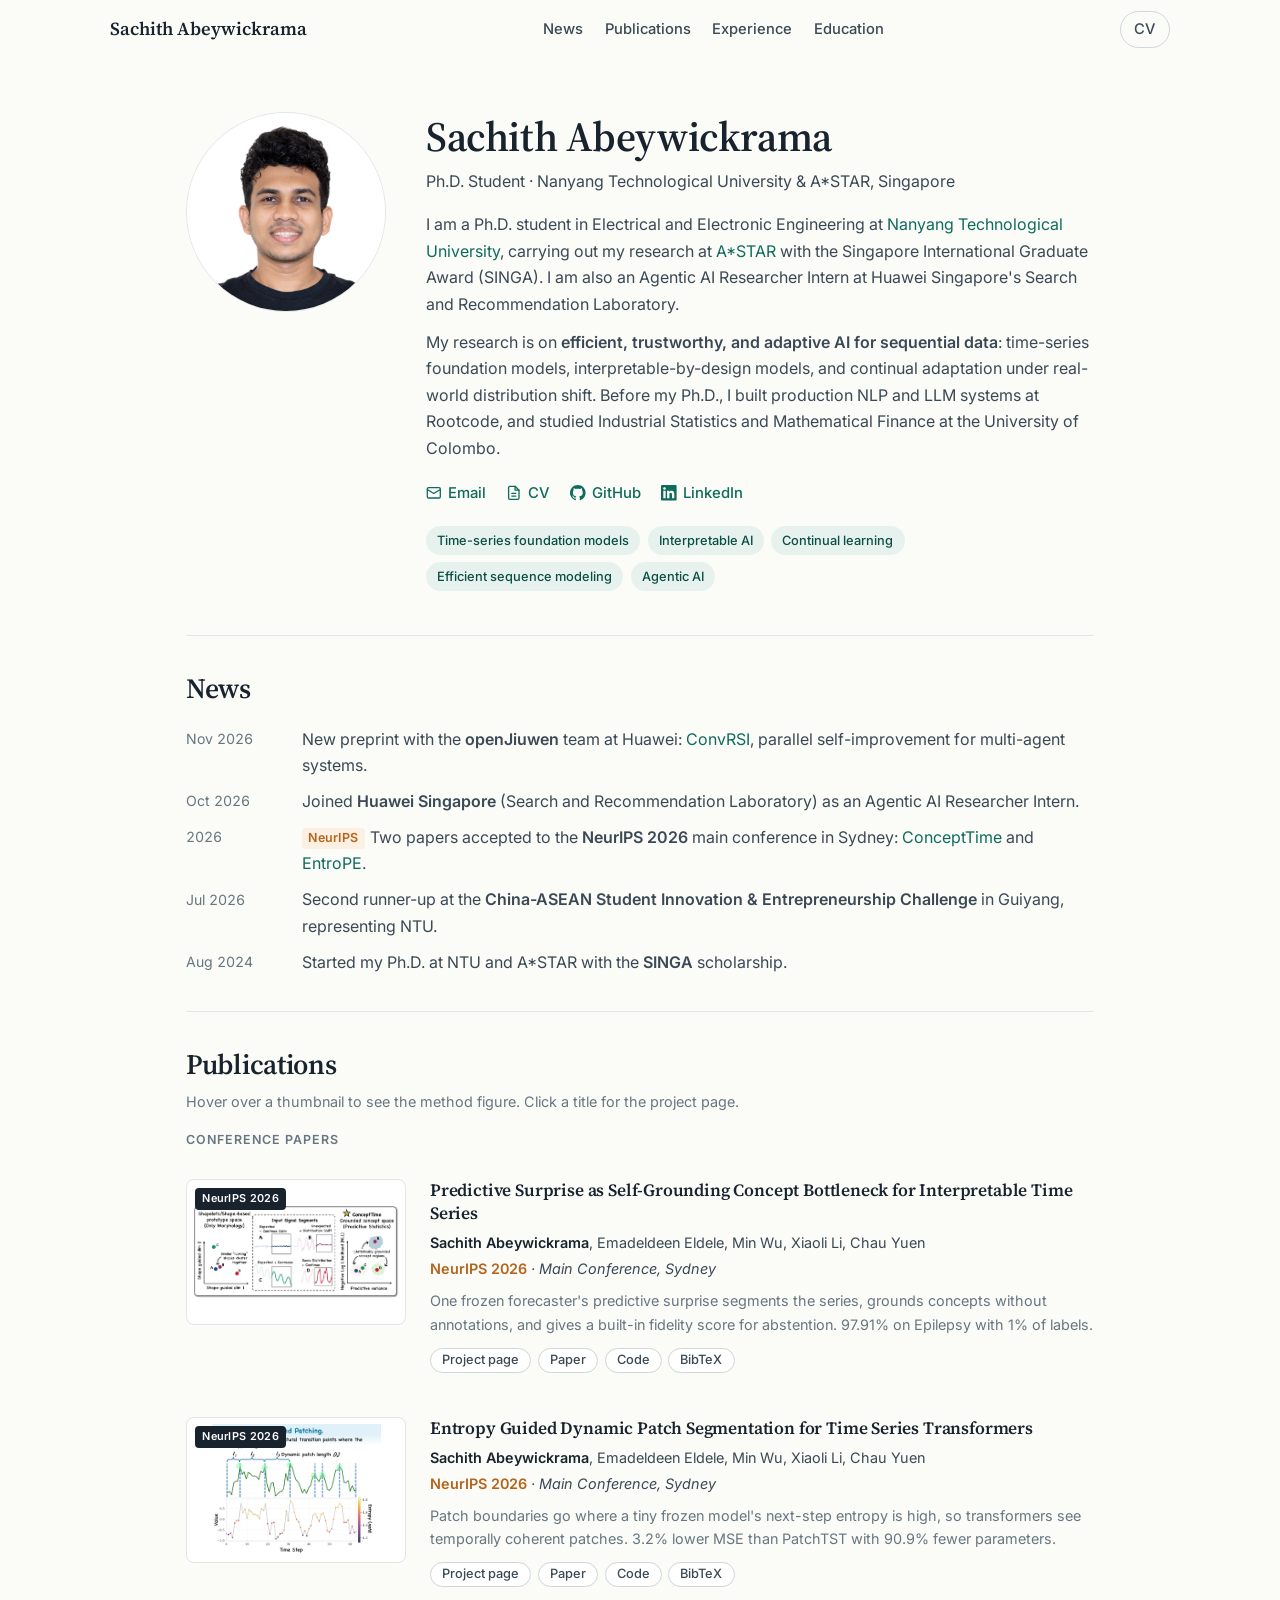
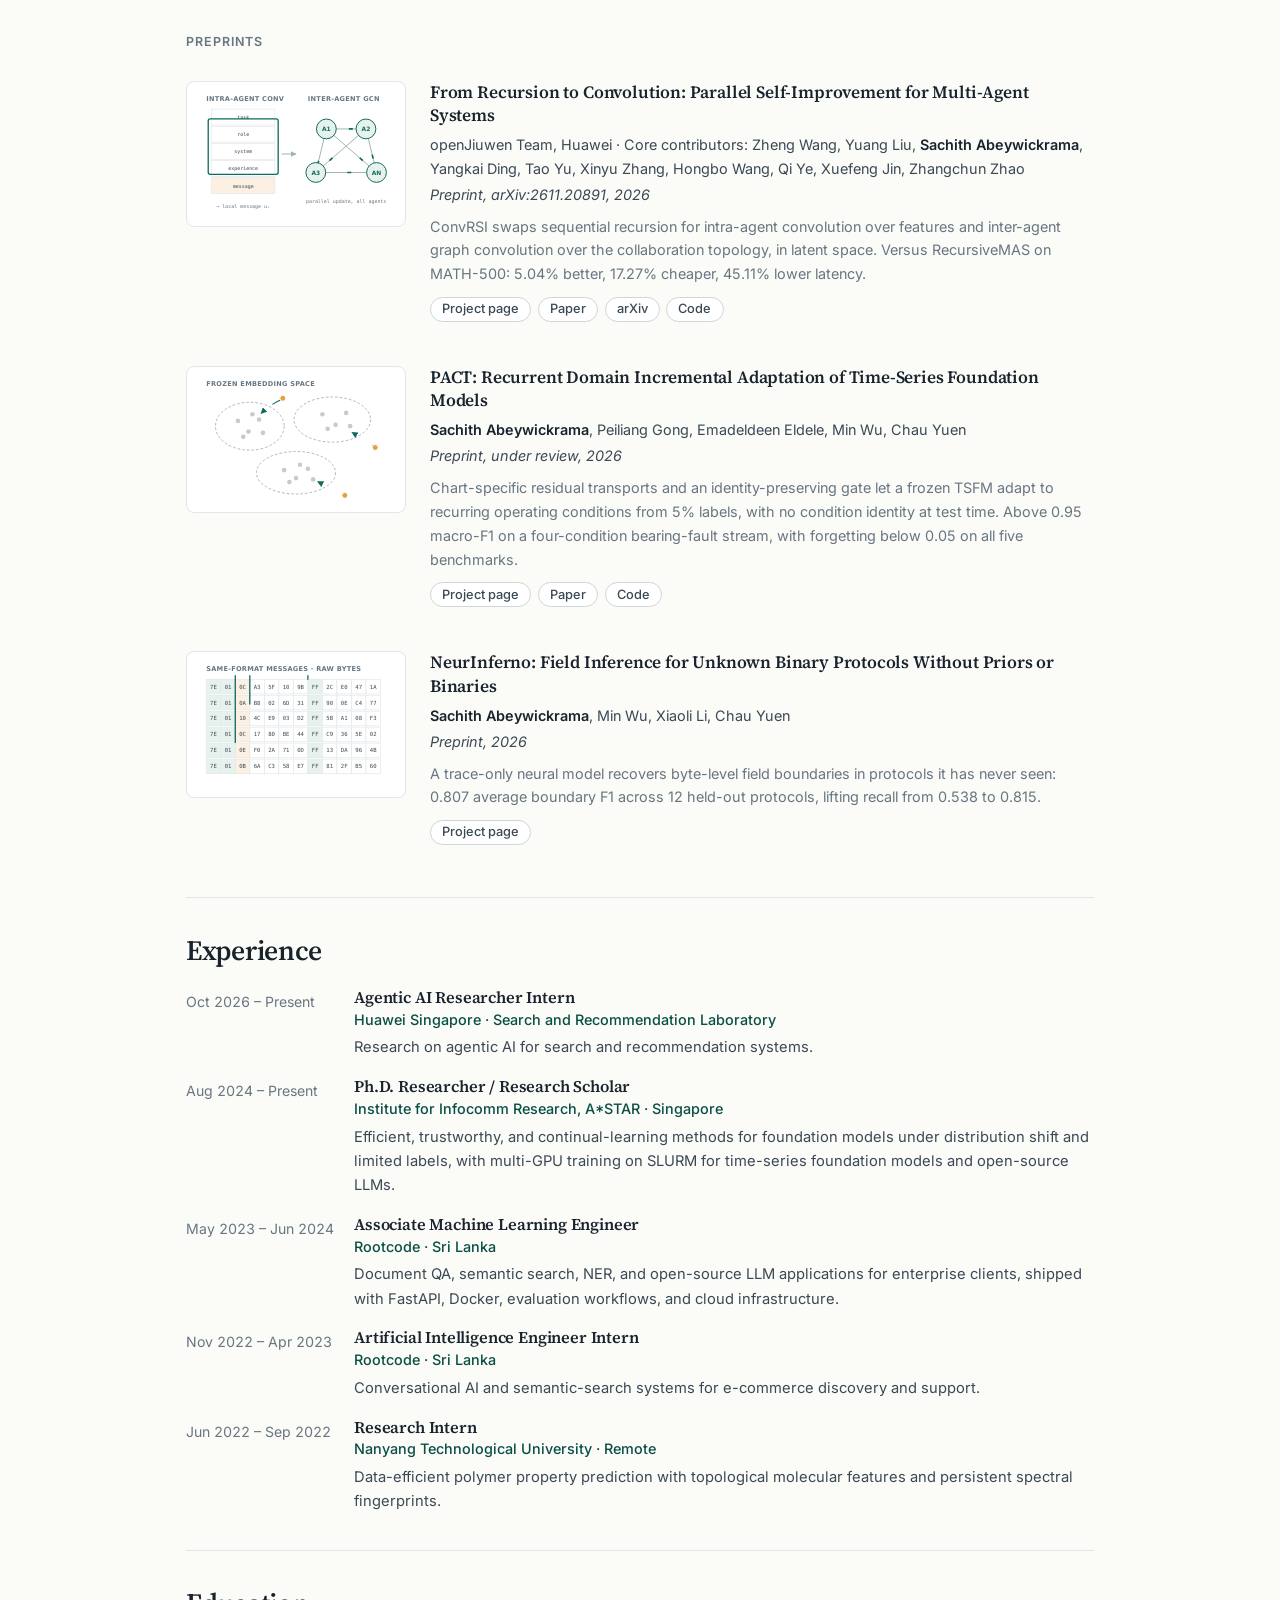
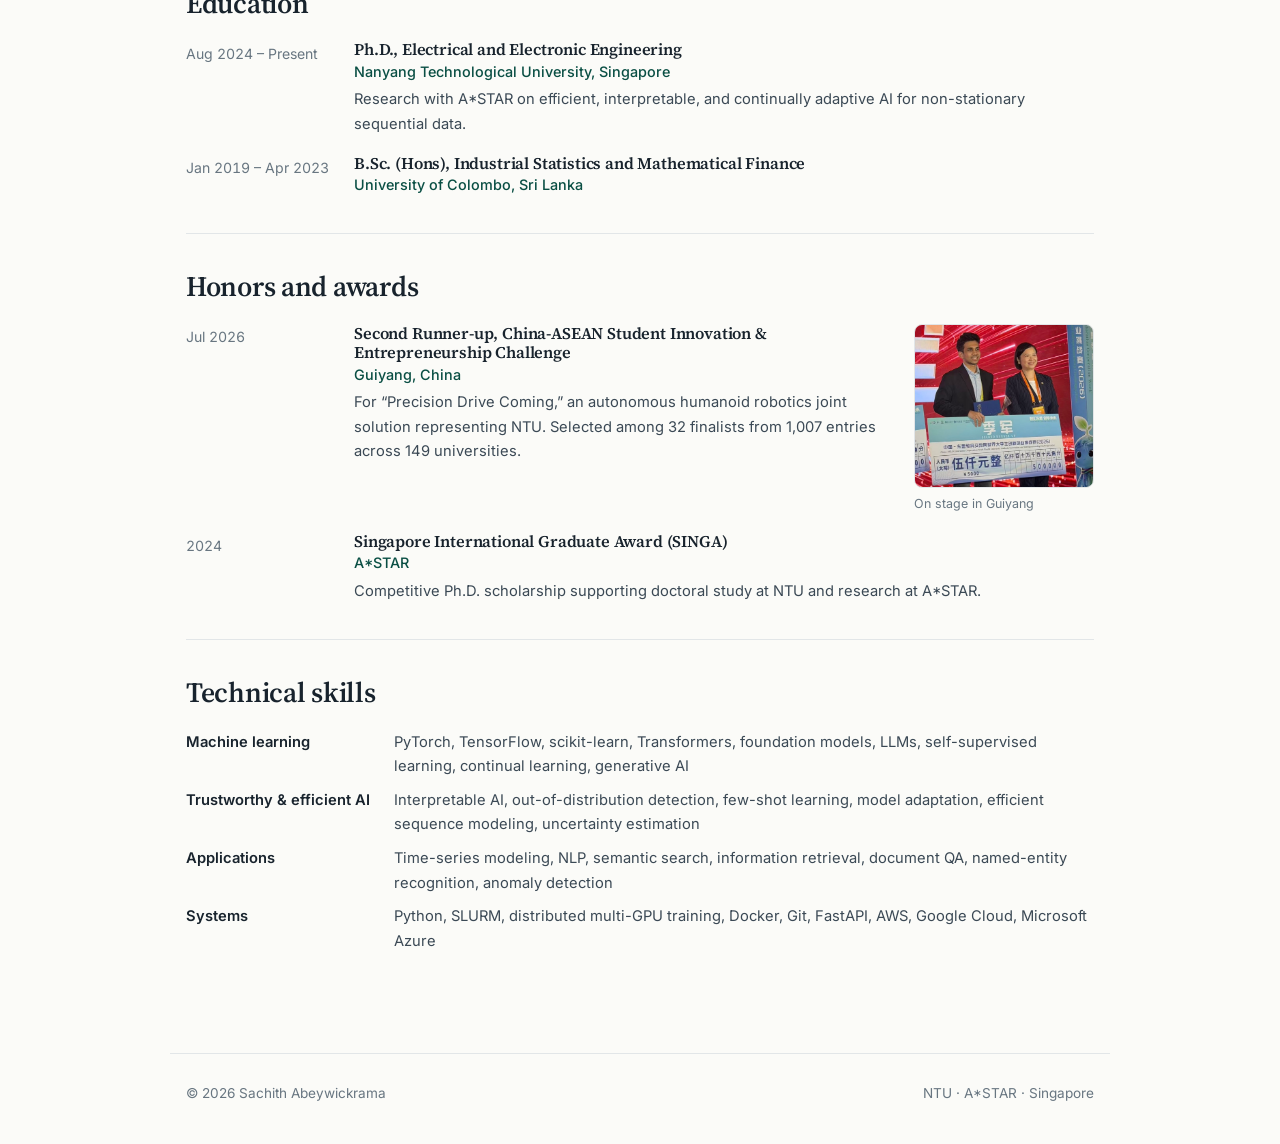
<file: index.html>
<!DOCTYPE html>
<html lang="en">
<head>
  <meta charset="UTF-8">
  <meta name="viewport" content="width=device-width, initial-scale=1.0">
  <title>Sachith Abeywickrama</title>
  <meta name="description" content="Sachith Abeywickrama: Ph.D. student at NTU Singapore and A*STAR working on efficient, trustworthy, and adaptive AI for sequential data. Two papers at NeurIPS 2026.">
  <meta name="author" content="Sachith Abeywickrama">
  <meta property="og:type" content="website">
  <meta property="og:title" content="Sachith Abeywickrama">
  <meta property="og:description" content="Ph.D. student at NTU and A*STAR. Efficient, trustworthy, and adaptive AI for sequential data.">
  <meta property="og:image" content="https://sachithx.github.io/assets/profile.jpg">
  <meta property="og:url" content="https://sachithx.github.io/">
  <link rel="icon" href="favicon.svg" type="image/svg+xml">
  <link rel="preconnect" href="https://fonts.googleapis.com">
  <link rel="preconnect" href="https://fonts.gstatic.com" crossorigin>
  <link href="https://fonts.googleapis.com/css2?family=Inter:wght@400;500;600;700&amp;family=Source+Serif+4:opsz,wght@8..60,500;8..60,600;8..60,700&amp;display=swap" rel="stylesheet">
  <link rel="stylesheet" href="styles.css">
  <script>document.documentElement.classList.add("js");</script>
</head>
<body>
  <header class="site-header">
    <a class="logo" href="#top">Sachith Abeywickrama</a>
    <nav class="nav" aria-label="Primary">
      <a href="#news">News</a>
      <a href="#publications">Publications</a>
      <a href="#experience">Experience</a>
      <a href="#education">Education</a>
    </nav>
    <a class="nav-cta" href="resume.pdf">CV</a>
  </header>

  <main class="home" id="top">
    <section class="intro">
      <img class="intro-photo" src="assets/profile.jpg" alt="Portrait of Sachith Abeywickrama" width="200" height="200">
      <div>
        <h1 class="intro-name">Sachith Abeywickrama</h1>
        <p class="intro-role">Ph.D. Student · Nanyang Technological University &amp; A*STAR, Singapore</p>
        <div class="intro-bio">
          <p>
            I am a Ph.D. student in Electrical and Electronic Engineering at <a href="https://www.ntu.edu.sg" target="_blank" rel="noopener noreferrer">Nanyang Technological University</a>,
            carrying out my research at <a href="https://www.a-star.edu.sg" target="_blank" rel="noopener noreferrer">A*STAR</a> with the Singapore International Graduate Award (SINGA).
            I am also an Agentic AI Researcher Intern at Huawei Singapore's Search and Recommendation Laboratory.
          </p>
          <p>
            My research is on <strong>efficient, trustworthy, and adaptive AI for sequential data</strong>: time-series foundation models,
            interpretable-by-design models, and continual adaptation under real-world distribution shift. Before my Ph.D., I built production
            NLP and LLM systems at Rootcode, and studied Industrial Statistics and Mathematical Finance at the University of Colombo.
          </p>
        </div>
        <div class="intro-links">
          <a href="mailto:e240203@e.ntu.edu.sg">
            <svg viewBox="0 0 24 24" fill="none" stroke="currentColor" stroke-width="2" stroke-linecap="round" stroke-linejoin="round" aria-hidden="true"><rect x="2" y="4" width="20" height="16" rx="2"/><path d="m22 7-10 6L2 7"/></svg>
            Email
          </a>
          <a href="resume.pdf">
            <svg viewBox="0 0 24 24" fill="none" stroke="currentColor" stroke-width="2" stroke-linecap="round" stroke-linejoin="round" aria-hidden="true"><path d="M14 2H6a2 2 0 0 0-2 2v16a2 2 0 0 0 2 2h12a2 2 0 0 0 2-2V8z"/><path d="M14 2v6h6M9 13h6M9 17h6"/></svg>
            CV
          </a>
          <a href="https://github.com/Sachithx" target="_blank" rel="noopener noreferrer">
            <svg viewBox="0 0 16 16" fill="currentColor" aria-hidden="true"><path d="M8 0C3.58 0 0 3.58 0 8c0 3.54 2.29 6.53 5.47 7.59.4.07.55-.17.55-.38 0-.19-.01-.82-.01-1.49-2.01.37-2.53-.49-2.69-.94-.09-.23-.48-.94-.82-1.13-.28-.15-.68-.52-.01-.53.63-.01 1.08.58 1.23.82.72 1.21 1.87.87 2.33.66.07-.52.28-.87.51-1.07-1.78-.2-3.64-.89-3.64-3.95 0-.87.31-1.59.82-2.15-.08-.2-.36-1.02.08-2.12 0 0 .67-.21 2.2.82.64-.18 1.32-.27 2-.27.68 0 1.36.09 2 .27 1.53-1.04 2.2-.82 2.2-.82.44 1.1.16 1.92.08 2.12.51.56.82 1.27.82 2.15 0 3.07-1.87 3.75-3.65 3.95.29.25.54.73.54 1.48 0 1.07-.01 1.93-.01 2.2 0 .21.15.46.55.38A8.013 8.013 0 0 0 16 8c0-4.42-3.58-8-8-8z"/></svg>
            GitHub
          </a>
          <a href="https://linkedin.com/in/sachithabey" target="_blank" rel="noopener noreferrer">
            <svg viewBox="0 0 24 24" fill="currentColor" aria-hidden="true"><path d="M20.45 20.45h-3.56v-5.57c0-1.33-.02-3.04-1.85-3.04-1.86 0-2.14 1.45-2.14 2.94v5.67H9.35V9h3.41v1.56h.05c.48-.9 1.64-1.85 3.37-1.85 3.6 0 4.27 2.37 4.27 5.46v6.28zM5.34 7.43a2.06 2.06 0 1 1 0-4.13 2.06 2.06 0 0 1 0 4.13zM7.12 20.45H3.56V9h3.56v11.45zM22.22 0H1.77C.79 0 0 .77 0 1.73v20.54C0 23.23.79 24 1.77 24h20.45c.98 0 1.78-.77 1.78-1.73V1.73C24 .77 23.2 0 22.22 0z"/></svg>
            LinkedIn
          </a>
        </div>
        <ul class="interests" aria-label="Research interests">
          <li>Time-series foundation models</li>
          <li>Interpretable AI</li>
          <li>Continual learning</li>
          <li>Efficient sequence modeling</li>
          <li>Agentic AI</li>
        </ul>
      </div>
    </section>

    <section class="home-section" id="news">
      <h2>News</h2>
      <ul class="news-list">
        <li><span class="news-date">Nov 2026</span><span>New preprint with the <strong>openJiuwen</strong> team at Huawei: <a href="research/convrsi.html">ConvRSI</a>, parallel self-improvement for multi-agent systems.</span></li>
        <li><span class="news-date">Oct 2026</span><span>Joined <strong>Huawei Singapore</strong> (Search and Recommendation Laboratory) as an Agentic AI Researcher Intern.</span></li>
        <li><span class="news-date">2026</span><span><span class="news-hl">NeurIPS</span>Two papers accepted to the <strong>NeurIPS 2026</strong> main conference in Sydney: <a href="research/concepttime.html">ConceptTime</a> and <a href="research/entrope.html">EntroPE</a>.</span></li>
        <li><span class="news-date">Jul 2026</span><span>Second runner-up at the <strong>China-ASEAN Student Innovation &amp; Entrepreneurship Challenge</strong> in Guiyang, representing NTU.</span></li>
        <li><span class="news-date">Aug 2024</span><span>Started my Ph.D. at NTU and A*STAR with the <strong>SINGA</strong> scholarship.</span></li>
      </ul>
    </section>

    <section class="home-section" id="publications">
      <h2>Publications</h2>
      <p class="section-note">Hover over a thumbnail to see the method figure. Click a title for the project page.</p>

      <h3 class="pub-group-title">Conference papers</h3>
      <ol class="pub-list">
        <li class="pub reveal">
          <a class="pub-thumb" href="research/concepttime.html" aria-label="ConceptTime project page">
            <span class="pub-venue-badge">NeurIPS 2026</span>
            <img class="thumb-main" src="assets/research/concepttime/thumb.png" alt="ConceptTime: shape-based versus predictive-geometry concept spaces" width="901" height="403" loading="lazy">
            <img class="thumb-alt" src="assets/research/concepttime/fig2-method.png" alt="" width="2000" height="1225" loading="lazy">
          </a>
          <div>
            <h3 class="pub-title"><a href="research/concepttime.html">Predictive Surprise as Self-Grounding Concept Bottleneck for Interpretable Time Series</a></h3>
            <p class="pub-authors"><span class="me">Sachith Abeywickrama</span>, Emadeldeen Eldele, Min Wu, Xiaoli Li, Chau Yuen</p>
            <p class="pub-venue"><strong>NeurIPS 2026</strong> · Main Conference, Sydney</p>
            <p class="pub-tldr">One frozen forecaster's predictive surprise segments the series, grounds concepts without annotations, and gives a built-in fidelity score for abstention. 97.91% on Epilepsy with 1% of labels.</p>
            <div class="pub-links">
              <a class="pill" href="research/concepttime.html">Project page</a>
              <a class="pill" href="papers/ConceptTime.pdf">Paper</a>
              <a class="pill" href="https://github.com/Sachithx/ConceptTime" target="_blank" rel="noopener noreferrer">Code</a>
              <button class="pill" type="button" data-bib-toggle="bib-concepttime">BibTeX</button>
            </div>
            <pre class="code-block bibtex" id="bib-concepttime"><button class="copy-btn" type="button">Copy</button><code>@inproceedings{abeywickrama2026concepttime,
  title     = {Predictive Surprise as Self-Grounding Concept Bottleneck
               for Interpretable Time Series},
  author    = {Abeywickrama, Sachith and Eldele, Emadeldeen and Wu, Min
               and Li, Xiaoli and Yuen, Chau},
  booktitle = {Advances in Neural Information Processing Systems (NeurIPS)},
  year      = {2026}
}</code></pre>
          </div>
        </li>

        <li class="pub reveal">
          <a class="pub-thumb" href="research/entrope.html" aria-label="EntroPE project page">
            <span class="pub-venue-badge">NeurIPS 2026</span>
            <img class="thumb-main" src="assets/research/entrope/thumb.png" alt="EntroPE: patch boundaries placed at entropy peaks" width="800" height="624" loading="lazy">
            <img class="thumb-alt" src="assets/research/entrope/fig2-architecture.png" alt="" width="2000" height="1323" loading="lazy">
          </a>
          <div>
            <h3 class="pub-title"><a href="research/entrope.html">Entropy Guided Dynamic Patch Segmentation for Time Series Transformers</a></h3>
            <p class="pub-authors"><span class="me">Sachith Abeywickrama</span>, Emadeldeen Eldele, Min Wu, Xiaoli Li, Chau Yuen</p>
            <p class="pub-venue"><strong>NeurIPS 2026</strong> · Main Conference, Sydney</p>
            <p class="pub-tldr">Patch boundaries go where a tiny frozen model's next-step entropy is high, so transformers see temporally coherent patches. 3.2% lower MSE than PatchTST with 90.9% fewer parameters.</p>
            <div class="pub-links">
              <a class="pill" href="research/entrope.html">Project page</a>
              <a class="pill" href="papers/EntroPE.pdf">Paper</a>
              <a class="pill" href="https://github.com/Sachithx/EntroPE" target="_blank" rel="noopener noreferrer">Code</a>
              <button class="pill" type="button" data-bib-toggle="bib-entrope">BibTeX</button>
            </div>
            <pre class="code-block bibtex" id="bib-entrope"><button class="copy-btn" type="button">Copy</button><code>@inproceedings{abeywickrama2026entrope,
  title     = {Entropy Guided Dynamic Patch Segmentation
               for Time Series Transformers},
  author    = {Abeywickrama, Sachith and Eldele, Emadeldeen and Wu, Min
               and Li, Xiaoli and Yuen, Chau},
  booktitle = {Advances in Neural Information Processing Systems (NeurIPS)},
  year      = {2026}
}</code></pre>
          </div>
        </li>
      </ol>

      <h3 class="pub-group-title">Preprints</h3>
      <ol class="pub-list">
        <li class="pub reveal">
          <a class="pub-thumb single" href="research/convrsi.html" aria-label="ConvRSI project page">
            <img src="assets/research/convrsi-thumb.svg" alt="Illustration: a convolution kernel over one agent's feature stack, then a graph convolution across collaborating agents" width="300" height="200" loading="lazy">
          </a>
          <div>
            <h3 class="pub-title"><a href="research/convrsi.html">From Recursion to Convolution: Parallel Self-Improvement for Multi-Agent Systems</a></h3>
            <p class="pub-authors">openJiuwen Team, Huawei · Core contributors: Zheng Wang, Yuang Liu, <span class="me">Sachith Abeywickrama</span>, Yangkai Ding, Tao Yu, Xinyu Zhang, Hongbo Wang, Qi Ye, Xuefeng Jin, Zhangchun Zhao</p>
            <p class="pub-venue">Preprint, arXiv:2611.20891, 2026</p>
            <p class="pub-tldr">ConvRSI swaps sequential recursion for intra-agent convolution over features and inter-agent graph convolution over the collaboration topology, in latent space. Versus RecursiveMAS on MATH-500: 5.04% better, 17.27% cheaper, 45.11% lower latency.</p>
            <div class="pub-links">
              <a class="pill" href="research/convrsi.html">Project page</a>
              <a class="pill" href="papers/2611.20891v1.pdf">Paper</a>
              <a class="pill" href="https://arxiv.org/abs/2611.20891" target="_blank" rel="noopener noreferrer">arXiv</a>
              <a class="pill" href="https://github.com/LYA2333/ConvRSI" target="_blank" rel="noopener noreferrer">Code</a>
            </div>
          </div>
        </li>

        <li class="pub reveal">
          <a class="pub-thumb single" href="research/pact.html" aria-label="PACT project page">
            <img src="assets/research/pact-thumb.svg" alt="Illustration: shifted embeddings transported back into local charts of a frozen embedding space" width="300" height="200" loading="lazy">
          </a>
          <div>
            <h3 class="pub-title"><a href="research/pact.html">PACT: Recurrent Domain Incremental Adaptation of Time-Series Foundation Models</a></h3>
            <p class="pub-authors"><span class="me">Sachith Abeywickrama</span>, Peiliang Gong, Emadeldeen Eldele, Min Wu, Chau Yuen</p>
            <p class="pub-venue">Preprint, under review, 2026</p>
            <p class="pub-tldr">Chart-specific residual transports and an identity-preserving gate let a frozen TSFM adapt to recurring operating conditions from 5% labels, with no condition identity at test time. Above 0.95 macro-F1 on a four-condition bearing-fault stream, with forgetting below 0.05 on all five benchmarks.</p>
            <div class="pub-links">
              <a class="pill" href="research/pact.html">Project page</a>
              <a class="pill" href="papers/PACT.pdf">Paper</a>
              <a class="pill" href="https://github.com/Sachithx/PACT" target="_blank" rel="noopener noreferrer">Code</a>
            </div>
          </div>
        </li>

        <li class="pub reveal">
          <a class="pub-thumb single" href="research/neurinferno.html" aria-label="NeurInferno project page">
            <img src="assets/research/neurinferno-thumb.svg" alt="Illustration: raw bytes from several protocol messages with inferred field boundaries" width="300" height="200" loading="lazy">
          </a>
          <div>
            <h3 class="pub-title"><a href="research/neurinferno.html">NeurInferno: Field Inference for Unknown Binary Protocols Without Priors or Binaries</a></h3>
            <p class="pub-authors"><span class="me">Sachith Abeywickrama</span>, Min Wu, Xiaoli Li, Chau Yuen</p>
            <p class="pub-venue">Preprint, 2026</p>
            <p class="pub-tldr">A trace-only neural model recovers byte-level field boundaries in protocols it has never seen: 0.807 average boundary F1 across 12 held-out protocols, lifting recall from 0.538 to 0.815.</p>
            <div class="pub-links">
              <a class="pill" href="research/neurinferno.html">Project page</a>
            </div>
          </div>
        </li>
      </ol>
    </section>

    <section class="home-section" id="experience">
      <h2>Experience</h2>
      <ol class="cv-list">
        <li>
          <span class="cv-when">Oct 2026 – Present</span>
          <div>
            <h3>Agentic AI Researcher Intern</h3>
            <p class="cv-org">Huawei Singapore · Search and Recommendation Laboratory</p>
            <p>Research on agentic AI for search and recommendation systems.</p>
          </div>
        </li>
        <li>
          <span class="cv-when">Aug 2024 – Present</span>
          <div>
            <h3>Ph.D. Researcher / Research Scholar</h3>
            <p class="cv-org">Institute for Infocomm Research, A*STAR · Singapore</p>
            <p>Efficient, trustworthy, and continual-learning methods for foundation models under distribution shift and limited labels, with multi-GPU training on SLURM for time-series foundation models and open-source LLMs.</p>
          </div>
        </li>
        <li>
          <span class="cv-when">May 2023 – Jun 2024</span>
          <div>
            <h3>Associate Machine Learning Engineer</h3>
            <p class="cv-org">Rootcode · Sri Lanka</p>
            <p>Document QA, semantic search, NER, and open-source LLM applications for enterprise clients, shipped with FastAPI, Docker, evaluation workflows, and cloud infrastructure.</p>
          </div>
        </li>
        <li>
          <span class="cv-when">Nov 2022 – Apr 2023</span>
          <div>
            <h3>Artificial Intelligence Engineer Intern</h3>
            <p class="cv-org">Rootcode · Sri Lanka</p>
            <p>Conversational AI and semantic-search systems for e-commerce discovery and support.</p>
          </div>
        </li>
        <li>
          <span class="cv-when">Jun 2022 – Sep 2022</span>
          <div>
            <h3>Research Intern</h3>
            <p class="cv-org">Nanyang Technological University · Remote</p>
            <p>Data-efficient polymer property prediction with topological molecular features and persistent spectral fingerprints.</p>
          </div>
        </li>
      </ol>
    </section>

    <section class="home-section" id="education">
      <h2>Education</h2>
      <ol class="cv-list">
        <li>
          <span class="cv-when">Aug 2024 – Present</span>
          <div>
            <h3>Ph.D., Electrical and Electronic Engineering</h3>
            <p class="cv-org">Nanyang Technological University, Singapore</p>
            <p>Research with A*STAR on efficient, interpretable, and continually adaptive AI for non-stationary sequential data.</p>
          </div>
        </li>
        <li>
          <span class="cv-when">Jan 2019 – Apr 2023</span>
          <div>
            <h3>B.Sc. (Hons), Industrial Statistics and Mathematical Finance</h3>
            <p class="cv-org">University of Colombo, Sri Lanka</p>
          </div>
        </li>
      </ol>
    </section>

    <section class="home-section" id="honors">
      <h2>Honors and awards</h2>
      <ol class="cv-list">
        <li>
          <span class="cv-when">Jul 2026</span>
          <div class="award-row">
            <div>
              <h3>Second Runner-up, China-ASEAN Student Innovation &amp; Entrepreneurship Challenge</h3>
              <p class="cv-org">Guiyang, China</p>
              <p>For “Precision Drive Coming,” an autonomous humanoid robotics joint solution representing NTU. Selected among 32 finalists from 1,007 entries across 149 universities.</p>
            </div>
            <figure class="award-figure">
              <img src="assets/china-asean-award.jpg?v=2" alt="Sachith Abeywickrama on stage as second runner-up at the China-ASEAN Student Innovation and Entrepreneurship Challenge" width="1044" height="953" loading="lazy">
              <figcaption>On stage in Guiyang</figcaption>
            </figure>
          </div>
        </li>
        <li>
          <span class="cv-when">2024</span>
          <div>
            <h3>Singapore International Graduate Award (SINGA)</h3>
            <p class="cv-org">A*STAR</p>
            <p>Competitive Ph.D. scholarship supporting doctoral study at NTU and research at A*STAR.</p>
          </div>
        </li>
      </ol>
    </section>

    <section class="home-section" id="skills">
      <h2>Technical skills</h2>
      <dl class="skills-list">
        <dt>Machine learning</dt>
        <dd>PyTorch, TensorFlow, scikit-learn, Transformers, foundation models, LLMs, self-supervised learning, continual learning, generative AI</dd>
        <dt>Trustworthy &amp; efficient AI</dt>
        <dd>Interpretable AI, out-of-distribution detection, few-shot learning, model adaptation, efficient sequence modeling, uncertainty estimation</dd>
        <dt>Applications</dt>
        <dd>Time-series modeling, NLP, semantic search, information retrieval, document QA, named-entity recognition, anomaly detection</dd>
        <dt>Systems</dt>
        <dd>Python, SLURM, distributed multi-GPU training, Docker, Git, FastAPI, AWS, Google Cloud, Microsoft Azure</dd>
      </dl>
    </section>
  </main>

  <footer class="site-footer">
    <p>© <span id="year"></span> Sachith Abeywickrama</p>
    <p>NTU · A*STAR · Singapore</p>
  </footer>

  <script src="script.js"></script>
</body>
</html>
</file>
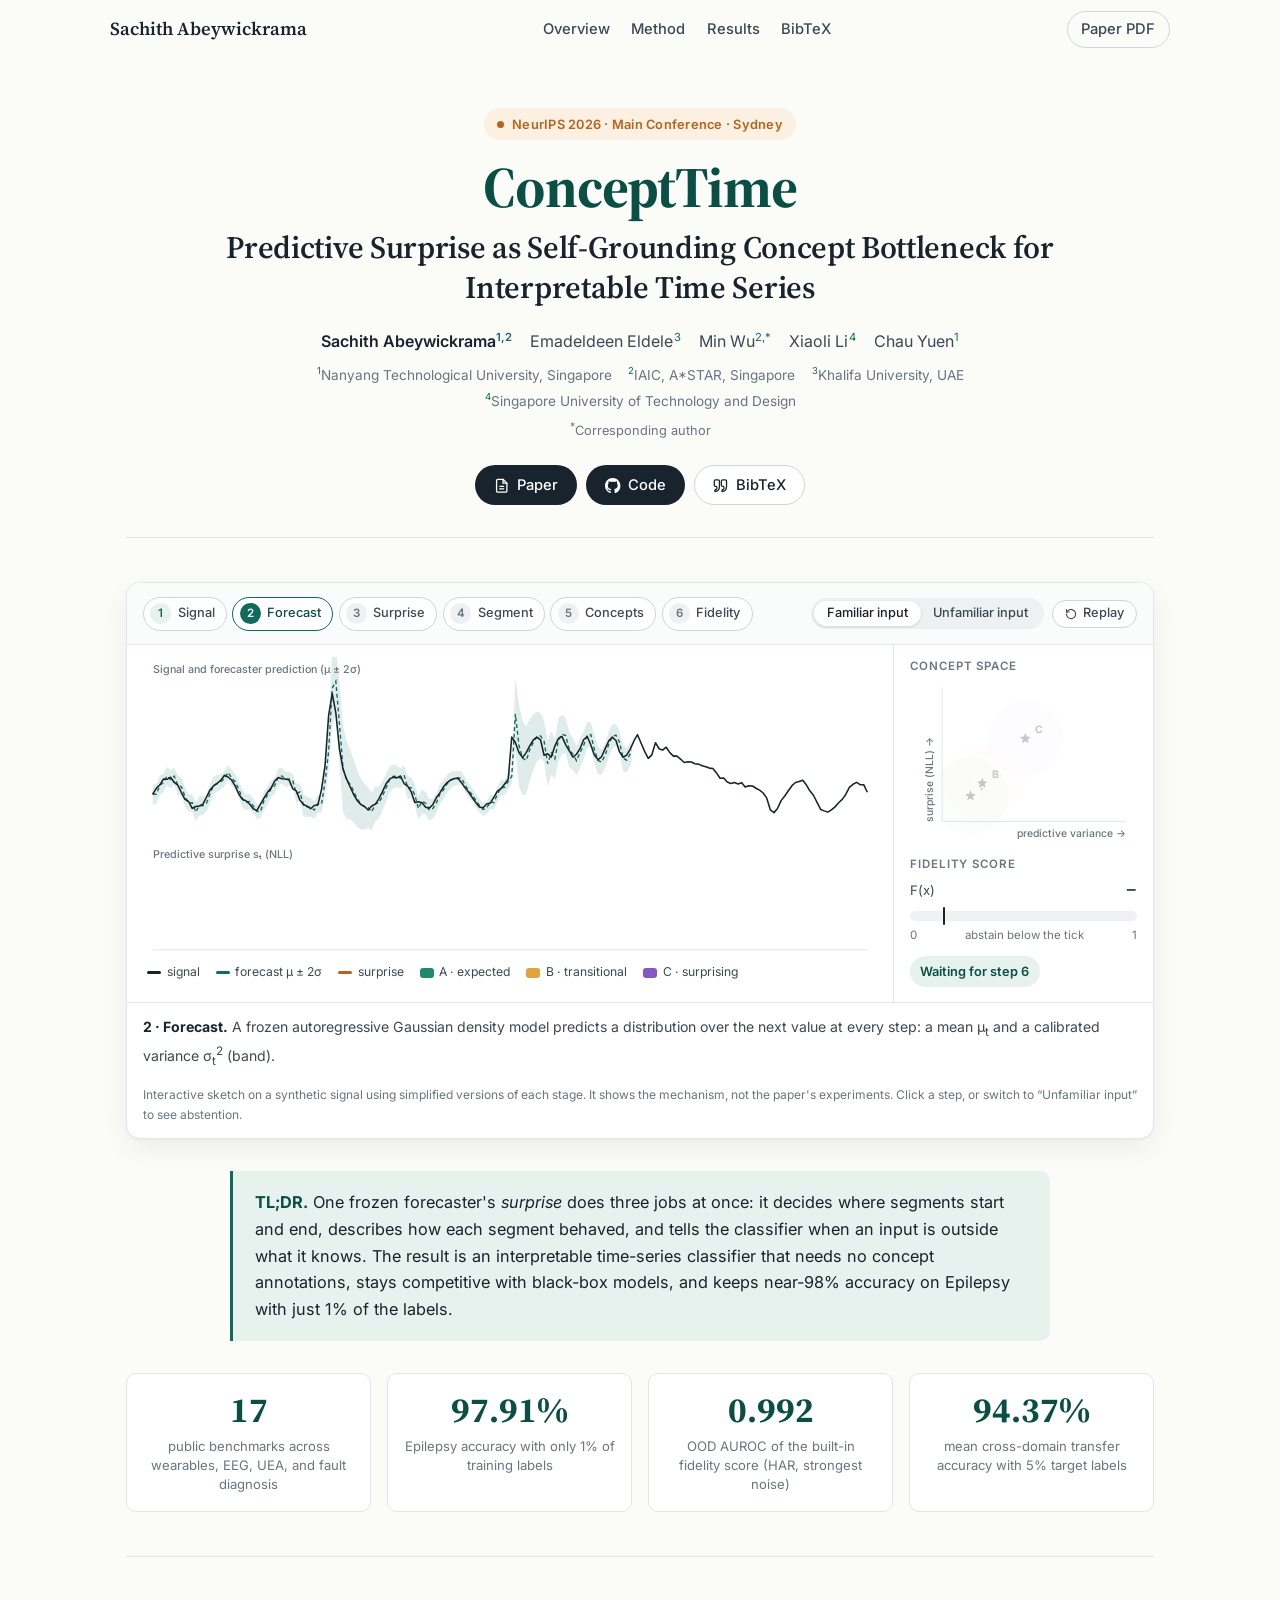
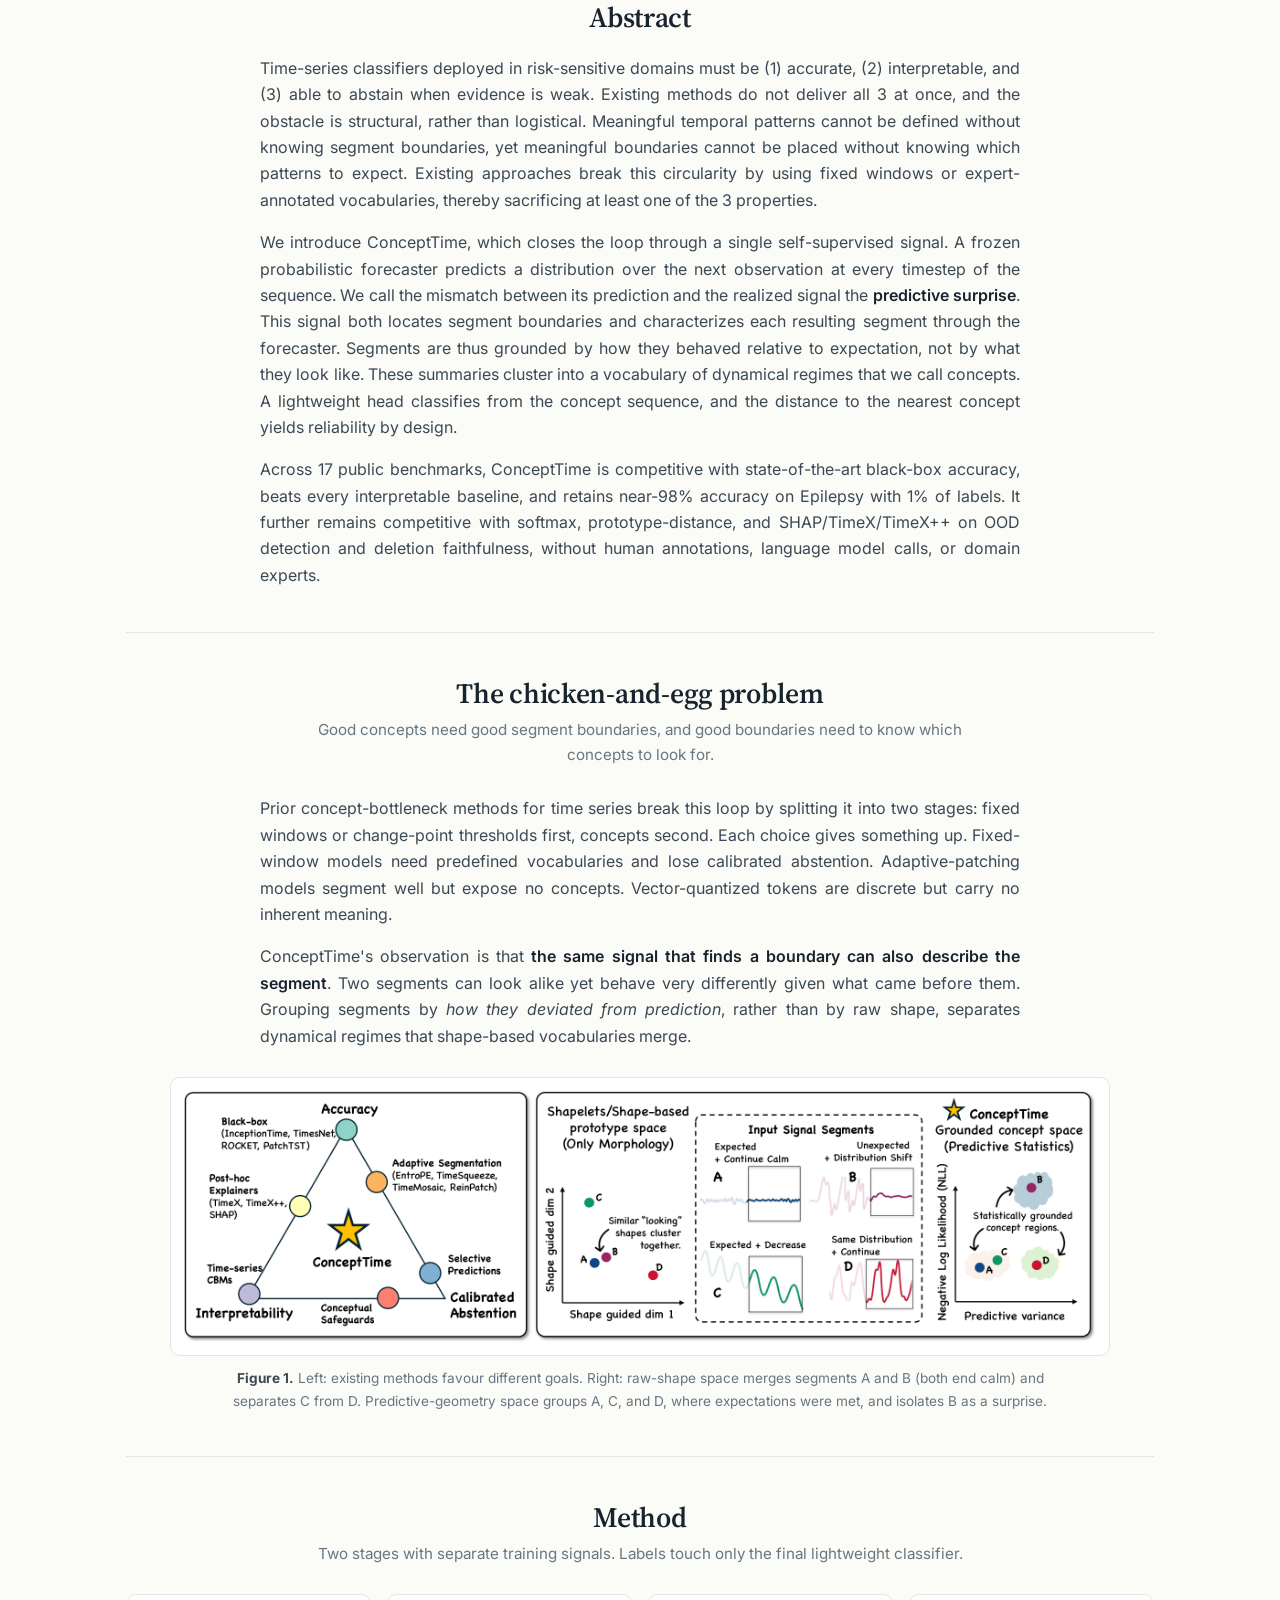
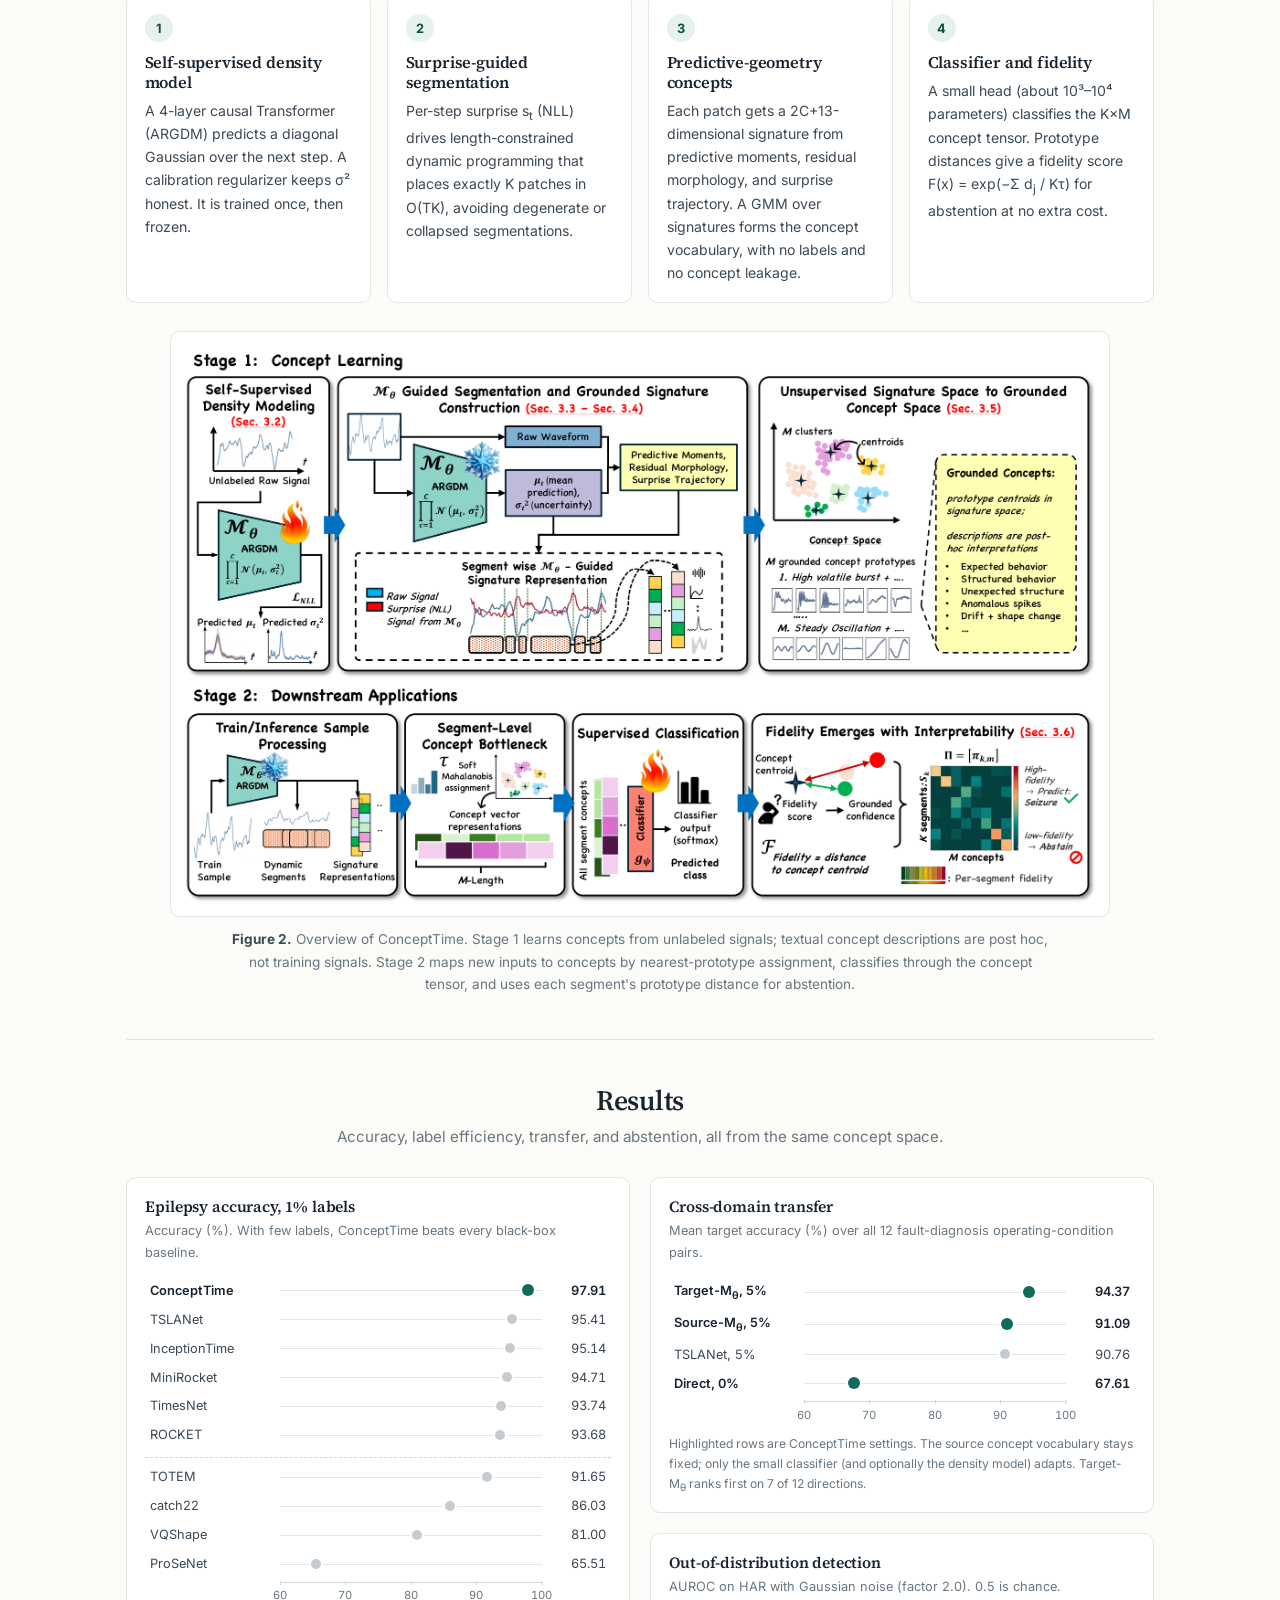
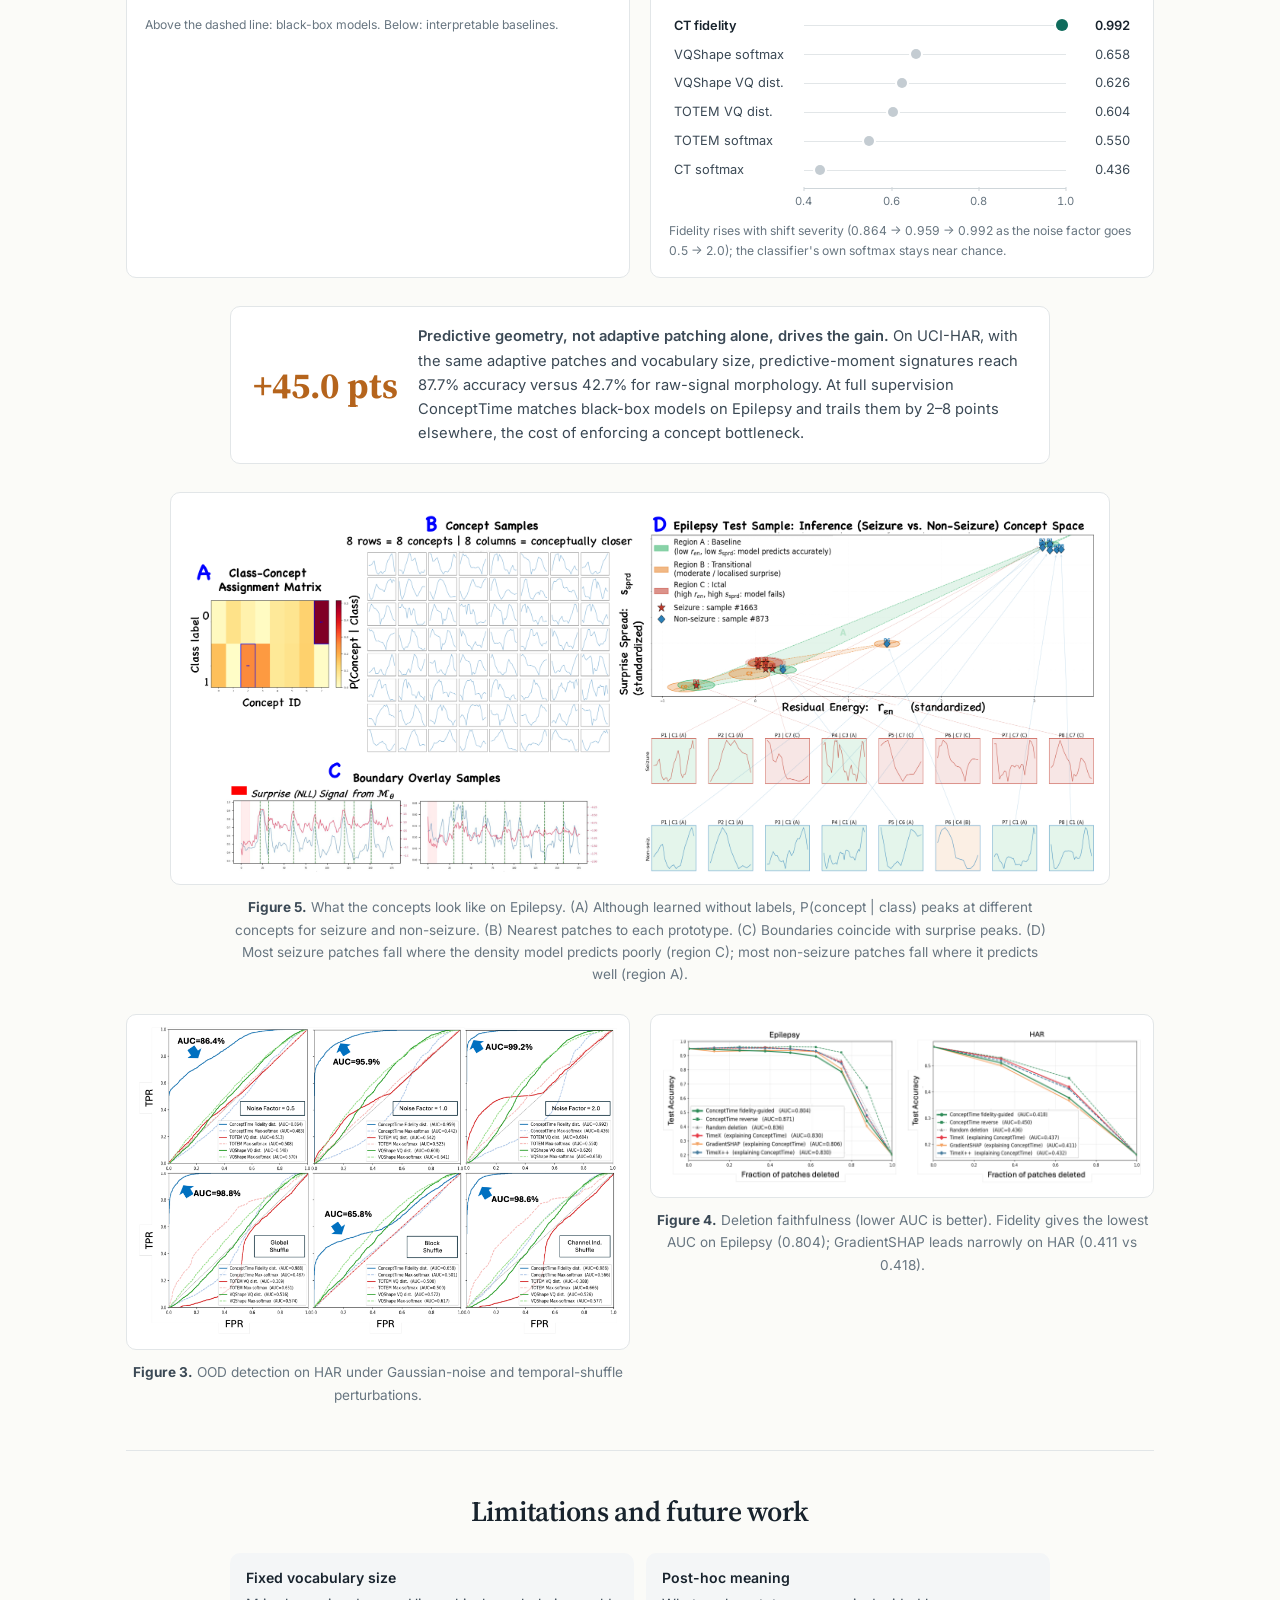
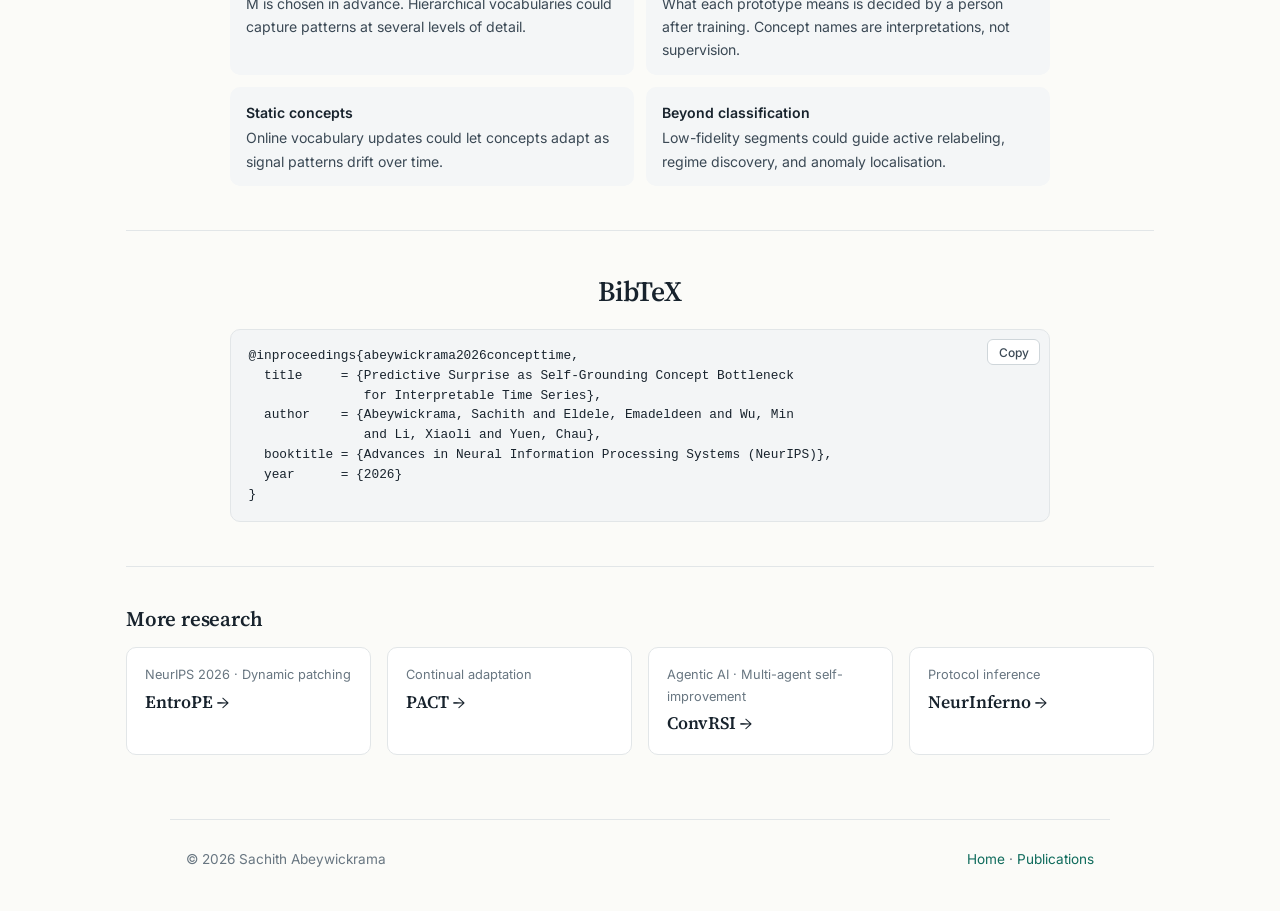
<file: research/concepttime.html>
<!DOCTYPE html>
<html lang="en">
<head>
  <meta charset="UTF-8">
  <meta name="viewport" content="width=device-width, initial-scale=1.0">
  <title>ConceptTime · NeurIPS 2026</title>
  <meta name="description" content="ConceptTime (NeurIPS 2026): predictive surprise from one frozen forecaster segments time series, grounds interpretable concepts without annotations, and provides a built-in fidelity score for abstention.">
  <meta name="author" content="Sachith Abeywickrama">
  <meta property="og:type" content="article">
  <meta property="og:title" content="ConceptTime: Predictive Surprise as Self-Grounding Concept Bottleneck for Interpretable Time Series">
  <meta property="og:description" content="NeurIPS 2026. Interpretable time-series classification whose concepts, segment boundaries, and abstention signal all come from a single frozen forecaster.">
  <meta property="og:image" content="https://sachithx.github.io/assets/research/concepttime/fig2-method.png">
  <meta property="og:url" content="https://sachithx.github.io/research/concepttime.html">
  <meta name="twitter:card" content="summary_large_image">
  <link rel="icon" href="../favicon.svg" type="image/svg+xml">
  <link rel="preconnect" href="https://fonts.googleapis.com">
  <link rel="preconnect" href="https://fonts.gstatic.com" crossorigin>
  <link href="https://fonts.googleapis.com/css2?family=Inter:wght@400;500;600;700&amp;family=Source+Serif+4:opsz,wght@8..60,500;8..60,600;8..60,700&amp;display=swap" rel="stylesheet">
  <link rel="stylesheet" href="../styles.css">
  <script>document.documentElement.classList.add("js");</script>
</head>
<body>
  <header class="site-header">
    <a class="logo" href="../index.html">Sachith Abeywickrama</a>
    <nav class="nav" aria-label="Page sections">
      <a href="#overview">Overview</a>
      <a href="#method">Method</a>
      <a href="#results">Results</a>
      <a href="#bibtex">BibTeX</a>
    </nav>
    <a class="nav-cta" href="../papers/ConceptTime.pdf">Paper PDF</a>
  </header>

  <main class="paper">
    <section class="paper-hero">
      <span class="venue-badge">NeurIPS 2026 · Main Conference · Sydney</span>
      <p class="paper-short">ConceptTime</p>
      <h1 class="paper-title">Predictive Surprise as Self-Grounding Concept Bottleneck for Interpretable Time Series</h1>
      <ul class="authors">
        <li class="me">Sachith Abeywickrama<sup>1,2</sup></li>
        <li>Emadeldeen Eldele<sup>3</sup></li>
        <li>Min Wu<sup>2,*</sup></li>
        <li>Xiaoli Li<sup>4</sup></li>
        <li>Chau Yuen<sup>1</sup></li>
      </ul>
      <ul class="affils">
        <li><sup>1</sup>Nanyang Technological University, Singapore</li>
        <li><sup>2</sup>IAIC, A*STAR, Singapore</li>
        <li><sup>3</sup>Khalifa University, UAE</li>
        <li><sup>4</sup>Singapore University of Technology and Design</li>
      </ul>
      <p class="paper-note"><sup>*</sup>Corresponding author</p>
      <div class="paper-links">
        <a class="btn btn-dark" href="../papers/ConceptTime.pdf">
          <svg viewBox="0 0 24 24" fill="none" stroke="currentColor" stroke-width="2" stroke-linecap="round" stroke-linejoin="round" aria-hidden="true"><path d="M14 2H6a2 2 0 0 0-2 2v16a2 2 0 0 0 2 2h12a2 2 0 0 0 2-2V8z"/><path d="M14 2v6h6M9 13h6M9 17h6"/></svg>
          Paper
        </a>
        <a class="btn btn-dark" href="https://github.com/Sachithx/ConceptTime" target="_blank" rel="noopener noreferrer">
          <svg viewBox="0 0 16 16" fill="currentColor" aria-hidden="true"><path d="M8 0C3.58 0 0 3.58 0 8c0 3.54 2.29 6.53 5.47 7.59.4.07.55-.17.55-.38 0-.19-.01-.82-.01-1.49-2.01.37-2.53-.49-2.69-.94-.09-.23-.48-.94-.82-1.13-.28-.15-.68-.52-.01-.53.63-.01 1.08.58 1.23.82.72 1.21 1.87.87 2.33.66.07-.52.28-.87.51-1.07-1.78-.2-3.64-.89-3.64-3.95 0-.87.31-1.59.82-2.15-.08-.2-.36-1.02.08-2.12 0 0 .67-.21 2.2.82.64-.18 1.32-.27 2-.27.68 0 1.36.09 2 .27 1.53-1.04 2.2-.82 2.2-.82.44 1.1.16 1.92.08 2.12.51.56.82 1.27.82 2.15 0 3.07-1.87 3.75-3.65 3.95.29.25.54.73.54 1.48 0 1.07-.01 1.93-.01 2.2 0 .21.15.46.55.38A8.013 8.013 0 0 0 16 8c0-4.42-3.58-8-8-8z"/></svg>
          Code
        </a>
        <a class="btn btn-ghost" href="#bibtex">
          <svg viewBox="0 0 24 24" fill="none" stroke="currentColor" stroke-width="2" stroke-linecap="round" stroke-linejoin="round" aria-hidden="true"><path d="M3 21c3 0 7-1 7-8V5c0-1.25-.76-2.02-2-2H4c-1.25 0-2 .75-2 1.97V11c0 1.25.75 2 2 2h1c1 0 1 1 1 2v1c0 1-1 2-2 2s-1 .01-1 1.03V21zM14 21c3 0 7-1 7-8V5c0-1.25-.76-2.02-2-2h-4c-1.25 0-2 .75-2 1.97V11c0 1.25.75 2 2 2h1c1 0 1 1 1 2v1c0 1-1 2-2 2s-1 .01-1 1.03V21z"/></svg>
          BibTeX
        </a>
      </div>
    </section>

    <!-- Interactive overview -->
    <section class="paper-section" id="overview">
      <div class="demo" id="ct-demo">
        <div class="demo-bar">
          <div class="demo-steps" aria-label="Pipeline steps">
            <button class="demo-step" type="button" data-step="1"><span>1</span>Signal</button>
            <button class="demo-step" type="button" data-step="2"><span>2</span>Forecast</button>
            <button class="demo-step" type="button" data-step="3"><span>3</span>Surprise</button>
            <button class="demo-step" type="button" data-step="4"><span>4</span>Segment</button>
            <button class="demo-step" type="button" data-step="5"><span>5</span>Concepts</button>
            <button class="demo-step" type="button" data-step="6"><span>6</span>Fidelity</button>
          </div>
          <div class="demo-controls">
            <div class="seg" role="group" aria-label="Input type">
              <button type="button" data-input="clean" aria-pressed="true">Familiar input</button>
              <button type="button" data-input="ood" aria-pressed="false">Unfamiliar input</button>
            </div>
            <button class="icon-btn" type="button" data-replay>
              <svg viewBox="0 0 24 24" fill="none" stroke="currentColor" stroke-width="2.2" stroke-linecap="round" stroke-linejoin="round" aria-hidden="true"><path d="M3 12a9 9 0 1 0 3-6.7L3 8"/><path d="M3 3v5h5"/></svg>
              Replay
            </button>
          </div>
        </div>
        <div class="demo-body">
          <div class="demo-main">
            <svg id="ct-main" viewBox="0 0 760 312" role="img" aria-label="Animated illustration: a time series, the forecaster's predictive band, the predictive surprise signal, surprise-guided segment boundaries, and concept labels per segment."></svg>
            <div class="demo-legend" aria-hidden="true">
              <span><i style="background:#18232d"></i>signal</span>
              <span><i style="background:#0f6b5c"></i>forecast μ ± 2σ</span>
              <span><i style="background:#b5641c"></i>surprise</span>
              <span><i class="box" style="background:#1f8a70"></i>A · expected</span>
              <span><i class="box" style="background:#e3a33b"></i>B · transitional</span>
              <span><i class="box" style="background:#8457c2"></i>C · surprising</span>
            </div>
          </div>
          <aside class="demo-side">
            <div>
              <h4>Concept space</h4>
              <svg id="ct-space" viewBox="0 0 240 180" role="img" aria-label="Segment signatures plotted against concept prototypes (stars)."></svg>
            </div>
            <div>
              <h4>Fidelity score</h4>
              <div class="meter-row"><span>F(x)</span><strong id="ct-F">–</strong></div>
              <div class="meter"><div id="ct-meter"></div><span class="meter-thresh" id="ct-thresh" title="Abstention threshold"></span></div>
              <div class="meter-legend"><span>0</span><span>abstain below the tick</span><span>1</span></div>
              <p style="margin-top:.7rem"><span class="verdict" id="ct-verdict">Waiting for step 6</span></p>
            </div>
          </aside>
        </div>
        <p class="demo-caption" id="ct-caption" aria-live="polite"></p>
        <p class="demo-foot">Interactive sketch on a synthetic signal using simplified versions of each stage. It shows the mechanism, not the paper's experiments. Click a step, or switch to “Unfamiliar input” to see abstention.</p>
      </div>

      <p class="tldr reveal" style="margin-top:2rem">
        <b>TL;DR.</b> One frozen forecaster's <em>surprise</em> does three jobs at once: it decides where segments start and end,
        describes how each segment behaved, and tells the classifier when an input is outside what it knows.
        The result is an interpretable time-series classifier that needs no concept annotations, stays competitive with black-box models,
        and keeps near-98% accuracy on Epilepsy with just 1% of the labels.
      </p>

      <div class="stats" aria-label="Headline results">
        <div class="stat"><div class="stat-value" data-count="17">17</div><p class="stat-label">public benchmarks across wearables, EEG, UEA, and fault diagnosis</p></div>
        <div class="stat"><div class="stat-value" data-count="97.91" data-decimals="2" data-suffix="%">97.91%</div><p class="stat-label">Epilepsy accuracy with only 1% of training labels</p></div>
        <div class="stat"><div class="stat-value" data-count="0.992" data-decimals="3">0.992</div><p class="stat-label">OOD AUROC of the built-in fidelity score (HAR, strongest noise)</p></div>
        <div class="stat"><div class="stat-value" data-count="94.37" data-decimals="2" data-suffix="%">94.37%</div><p class="stat-label">mean cross-domain transfer accuracy with 5% target labels</p></div>
      </div>
    </section>

    <section class="paper-section" id="abstract">
      <h2>Abstract</h2>
      <div class="prose reveal" style="margin-top:1.25rem">
        <p>
          Time-series classifiers deployed in risk-sensitive domains must be (1) accurate, (2) interpretable, and (3) able to abstain
          when evidence is weak. Existing methods do not deliver all 3 at once, and the obstacle is structural, rather than logistical.
          Meaningful temporal patterns cannot be defined without knowing segment boundaries, yet meaningful boundaries cannot be placed
          without knowing which patterns to expect. Existing approaches break this circularity by using fixed windows or expert-annotated
          vocabularies, thereby sacrificing at least one of the 3 properties.
        </p>
        <p>
          We introduce ConceptTime, which closes the loop through a single self-supervised signal. A frozen probabilistic forecaster
          predicts a distribution over the next observation at every timestep of the sequence. We call the mismatch between its prediction
          and the realized signal the <strong>predictive surprise</strong>. This signal both locates segment boundaries and characterizes
          each resulting segment through the forecaster. Segments are thus grounded by how they behaved relative to expectation, not by what
          they look like. These summaries cluster into a vocabulary of dynamical regimes that we call concepts. A lightweight head classifies
          from the concept sequence, and the distance to the nearest concept yields reliability by design.
        </p>
        <p>
          Across 17 public benchmarks, ConceptTime is competitive with state-of-the-art black-box accuracy, beats every interpretable
          baseline, and retains near-98% accuracy on Epilepsy with 1% of labels. It further remains competitive with softmax,
          prototype-distance, and SHAP/TimeX/TimeX++ on OOD detection and deletion faithfulness, without human annotations, language
          model calls, or domain experts.
        </p>
      </div>
    </section>

    <section class="paper-section" id="problem">
      <h2>The chicken-and-egg problem</h2>
      <p class="section-sub">Good concepts need good segment boundaries, and good boundaries need to know which concepts to look for.</p>
      <div class="prose reveal">
        <p>
          Prior concept-bottleneck methods for time series break this loop by splitting it into two stages: fixed windows or
          change-point thresholds first, concepts second. Each choice gives something up. Fixed-window models need predefined
          vocabularies and lose calibrated abstention. Adaptive-patching models segment well but expose no concepts. Vector-quantized
          tokens are discrete but carry no inherent meaning.
        </p>
        <p>
          ConceptTime's observation is that <strong>the same signal that finds a boundary can also describe the segment</strong>.
          Two segments can look alike yet behave very differently given what came before them. Grouping segments by
          <em>how they deviated from prediction</em>, rather than by raw shape, separates dynamical regimes that shape-based
          vocabularies merge.
        </p>
      </div>
      <figure class="fig reveal">
        <a href="../assets/research/concepttime/fig1-overview.png" target="_blank" rel="noopener"><img src="../assets/research/concepttime/fig1-overview.png" alt="Left: a triangle of accuracy, interpretability, and calibrated abstention, with ConceptTime at the centre. Right: four segments A to D shown in a shape-based space and in a predictive-geometry space spanned by predictive variance and NLL." width="2000" height="554" loading="lazy"></a>
        <figcaption><b>Figure 1.</b> Left: existing methods favour different goals. Right: raw-shape space merges segments A and B (both end calm) and separates C from D. Predictive-geometry space groups A, C, and D, where expectations were met, and isolates B as a surprise.</figcaption>
      </figure>
    </section>

    <section class="paper-section" id="method">
      <h2>Method</h2>
      <p class="section-sub">Two stages with separate training signals. Labels touch only the final lightweight classifier.</p>
      <div class="module-grid four">
        <article class="module reveal">
          <span class="module-num">1</span>
          <h3>Self-supervised density model</h3>
          <p>A 4-layer causal Transformer (ARGDM) predicts a diagonal Gaussian over the next step. A calibration regularizer keeps σ² honest. It is trained once, then frozen.</p>
        </article>
        <article class="module reveal">
          <span class="module-num">2</span>
          <h3>Surprise-guided segmentation</h3>
          <p>Per-step surprise s<sub>t</sub> (NLL) drives length-constrained dynamic programming that places exactly K patches in O(TK), avoiding degenerate or collapsed segmentations.</p>
        </article>
        <article class="module reveal">
          <span class="module-num">3</span>
          <h3>Predictive-geometry concepts</h3>
          <p>Each patch gets a 2C+13-dimensional signature from predictive moments, residual morphology, and surprise trajectory. A GMM over signatures forms the concept vocabulary, with no labels and no concept leakage.</p>
        </article>
        <article class="module reveal">
          <span class="module-num">4</span>
          <h3>Classifier and fidelity</h3>
          <p>A small head (about 10³–10⁴ parameters) classifies the K×M concept tensor. Prototype distances give a fidelity score F(x) = exp(−Σ d<sub>j</sub> / Kτ) for abstention at no extra cost.</p>
        </article>
      </div>
      <figure class="fig reveal">
        <a href="../assets/research/concepttime/fig2-method.png" target="_blank" rel="noopener"><img src="../assets/research/concepttime/fig2-method.png" alt="Overview diagram of ConceptTime. Stage 1, concept learning: self-supervised density modelling, surprise-guided segmentation and signature construction, and clustering into grounded concept prototypes. Stage 2, downstream: segment-level concept bottleneck, supervised classification, and fidelity-based abstention." width="2000" height="1225" loading="lazy"></a>
        <figcaption><b>Figure 2.</b> Overview of ConceptTime. Stage 1 learns concepts from unlabeled signals; textual concept descriptions are post hoc, not training signals. Stage 2 maps new inputs to concepts by nearest-prototype assignment, classifies through the concept tensor, and uses each segment's prototype distance for abstention.</figcaption>
      </figure>
    </section>

    <section class="paper-section" id="results">
      <h2>Results</h2>
      <p class="section-sub">Accuracy, label efficiency, transfer, and abstention, all from the same concept space.</p>

      <div class="chart-grid three">
        <div class="chart chart-tall" role="figure" aria-label="Epilepsy accuracy with 1 percent labels">
          <h3>Epilepsy accuracy, 1% labels</h3>
          <p class="chart-sub">Accuracy (%). With few labels, ConceptTime beats every black-box baseline.</p>
          <ul class="dots">
            <li class="ours" title="ConceptTime: 97.91%"><span class="name">ConceptTime</span><span class="track"><span class="dot" style="--x:94.78%"></span></span><span class="val">97.91</span></li>
            <li title="TSLANet: 95.41%"><span class="name">TSLANet</span><span class="track"><span class="dot" style="--x:88.53%"></span></span><span class="val">95.41</span></li>
            <li title="InceptionTime: 95.14%"><span class="name">InceptionTime</span><span class="track"><span class="dot" style="--x:87.85%"></span></span><span class="val">95.14</span></li>
            <li title="MiniRocket: 94.71%"><span class="name">MiniRocket</span><span class="track"><span class="dot" style="--x:86.78%"></span></span><span class="val">94.71</span></li>
            <li title="TimesNet: 93.74%"><span class="name">TimesNet</span><span class="track"><span class="dot" style="--x:84.35%"></span></span><span class="val">93.74</span></li>
            <li title="ROCKET: 93.68%"><span class="name">ROCKET</span><span class="track"><span class="dot" style="--x:84.20%"></span></span><span class="val">93.68</span></li>
            <li class="group-sep" title="TOTEM (interpretable): 91.65%"><span class="name">TOTEM</span><span class="track"><span class="dot" style="--x:79.13%"></span></span><span class="val">91.65</span></li>
            <li title="catch22 (interpretable): 86.03%"><span class="name">catch22</span><span class="track"><span class="dot" style="--x:65.08%"></span></span><span class="val">86.03</span></li>
            <li title="VQShape (interpretable): 81.00%"><span class="name">VQShape</span><span class="track"><span class="dot" style="--x:52.50%"></span></span><span class="val">81.00</span></li>
            <li title="ProSeNet (interpretable): 65.51%"><span class="name">ProSeNet</span><span class="track"><span class="dot" style="--x:13.78%"></span></span><span class="val">65.51</span></li>
          </ul>
          <div class="axis" aria-hidden="true"><span></span><span class="ticks"><span style="--x:0%">60</span><span style="--x:25%">70</span><span style="--x:50%">80</span><span style="--x:75%">90</span><span style="--x:100%">100</span></span><span></span></div>
          <p class="chart-note">Above the dashed line: black-box models. Below: interpretable baselines.</p>
        </div>

        <div class="chart" role="figure" aria-label="Cross-domain transfer accuracy">
          <h3>Cross-domain transfer</h3>
          <p class="chart-sub">Mean target accuracy (%) over all 12 fault-diagnosis operating-condition pairs.</p>
          <ul class="dots">
            <li class="ours" title="ConceptTime, target-trained density model, 5% labels: 94.37%"><span class="name">Target-M<sub>θ</sub>, 5%</span><span class="track"><span class="dot" style="--x:85.93%"></span></span><span class="val">94.37</span></li>
            <li class="ours" title="ConceptTime, source density model, 5% labels: 91.09%"><span class="name">Source-M<sub>θ</sub>, 5%</span><span class="track"><span class="dot" style="--x:77.73%"></span></span><span class="val">91.09</span></li>
            <li title="TSLANet, fine-tuned with 5% labels: 90.76%"><span class="name">TSLANet, 5%</span><span class="track"><span class="dot" style="--x:76.90%"></span></span><span class="val">90.76</span></li>
            <li class="ours" title="ConceptTime, direct transfer with no target labels: 67.61%"><span class="name">Direct, 0%</span><span class="track"><span class="dot" style="--x:19.03%"></span></span><span class="val">67.61</span></li>
          </ul>
          <div class="axis" aria-hidden="true"><span></span><span class="ticks"><span style="--x:0%">60</span><span style="--x:25%">70</span><span style="--x:50%">80</span><span style="--x:75%">90</span><span style="--x:100%">100</span></span><span></span></div>
          <p class="chart-note">Highlighted rows are ConceptTime settings. The source concept vocabulary stays fixed; only the small classifier (and optionally the density model) adapts. Target-M<sub>θ</sub> ranks first on 7 of 12 directions.</p>
        </div>

        <div class="chart" role="figure" aria-label="Out-of-distribution detection AUROC">
          <h3>Out-of-distribution detection</h3>
          <p class="chart-sub">AUROC on HAR with Gaussian noise (factor 2.0). 0.5 is chance.</p>
          <ul class="dots">
            <li class="ours" title="ConceptTime fidelity distance: 0.992"><span class="name">CT fidelity</span><span class="track"><span class="dot" style="--x:98.67%"></span></span><span class="val">0.992</span></li>
            <li title="VQShape max-softmax: 0.658"><span class="name">VQShape softmax</span><span class="track"><span class="dot" style="--x:43.00%"></span></span><span class="val">0.658</span></li>
            <li title="VQShape VQ distance: 0.626"><span class="name">VQShape VQ dist.</span><span class="track"><span class="dot" style="--x:37.67%"></span></span><span class="val">0.626</span></li>
            <li title="TOTEM VQ distance: 0.604"><span class="name">TOTEM VQ dist.</span><span class="track"><span class="dot" style="--x:34.00%"></span></span><span class="val">0.604</span></li>
            <li title="TOTEM max-softmax: 0.550"><span class="name">TOTEM softmax</span><span class="track"><span class="dot" style="--x:25.00%"></span></span><span class="val">0.550</span></li>
            <li title="ConceptTime max-softmax: 0.436"><span class="name">CT softmax</span><span class="track"><span class="dot" style="--x:6.00%"></span></span><span class="val">0.436</span></li>
          </ul>
          <div class="axis" aria-hidden="true"><span></span><span class="ticks"><span style="--x:0%">0.4</span><span style="--x:33.3333%">0.6</span><span style="--x:66.6667%">0.8</span><span style="--x:100%">1.0</span></span><span></span></div>
          <p class="chart-note">Fidelity rises with shift severity (0.864 → 0.959 → 0.992 as the noise factor goes 0.5 → 2.0); the classifier's own softmax stays near chance.</p>
        </div>
      </div>

      <div class="callout reveal">
        <div class="callout-num">+45.0 pts</div>
        <p><strong>Predictive geometry, not adaptive patching alone, drives the gain.</strong> On UCI-HAR, with the same adaptive patches and vocabulary size, predictive-moment signatures reach 87.7% accuracy versus 42.7% for raw-signal morphology. At full supervision ConceptTime matches black-box models on Epilepsy and trails them by 2–8 points elsewhere, the cost of enforcing a concept bottleneck.</p>
      </div>

      <figure class="fig reveal">
        <a href="../assets/research/concepttime/fig5-qualitative.png" target="_blank" rel="noopener"><img src="../assets/research/concepttime/fig5-qualitative.png" alt="Qualitative analysis on Epilepsy: class-concept assignment matrix, nearest patches per concept, surprise signal with segment boundaries, and seizure versus non-seizure segments in a residual-energy and surprise-spread concept space." width="2400" height="963" loading="lazy"></a>
        <figcaption><b>Figure 5.</b> What the concepts look like on Epilepsy. (A) Although learned without labels, P(concept | class) peaks at different concepts for seizure and non-seizure. (B) Nearest patches to each prototype. (C) Boundaries coincide with surprise peaks. (D) Most seizure patches fall where the density model predicts poorly (region C); most non-seizure patches fall where it predicts well (region A).</figcaption>
      </figure>

      <div class="fig-pair" style="margin-top:1.75rem">
        <figure class="fig reveal">
          <a href="../assets/research/concepttime/fig3-ood.png" target="_blank" rel="noopener"><img src="../assets/research/concepttime/fig3-ood.png" alt="ROC curves for OOD detection on HAR under three Gaussian-noise levels and three shuffle perturbations, comparing ConceptTime fidelity with softmax and prototype-distance scores." width="1800" height="1168" loading="lazy"></a>
          <figcaption><b>Figure 3.</b> OOD detection on HAR under Gaussian-noise and temporal-shuffle perturbations.</figcaption>
        </figure>
        <figure class="fig reveal">
          <a href="../assets/research/concepttime/fig4-deletion.png" target="_blank" rel="noopener"><img src="../assets/research/concepttime/fig4-deletion.png" alt="Deletion curves on Epilepsy and HAR comparing fidelity-ranked patch deletion with GradientSHAP, TimeX, TimeX++, random, and reverse orderings." width="2000" height="660" loading="lazy"></a>
          <figcaption><b>Figure 4.</b> Deletion faithfulness (lower AUC is better). Fidelity gives the lowest AUC on Epilepsy (0.804); GradientSHAP leads narrowly on HAR (0.411 vs 0.418).</figcaption>
        </figure>
      </div>
    </section>

    <section class="paper-section" id="limitations">
      <h2>Limitations and future work</h2>
      <ul class="limits">
        <li class="reveal"><strong>Fixed vocabulary size</strong>M is chosen in advance. Hierarchical vocabularies could capture patterns at several levels of detail.</li>
        <li class="reveal"><strong>Post-hoc meaning</strong>What each prototype means is decided by a person after training. Concept names are interpretations, not supervision.</li>
        <li class="reveal"><strong>Static concepts</strong>Online vocabulary updates could let concepts adapt as signal patterns drift over time.</li>
        <li class="reveal"><strong>Beyond classification</strong>Low-fidelity segments could guide active relabeling, regime discovery, and anomaly localisation.</li>
      </ul>
    </section>

    <section class="paper-section" id="bibtex">
      <h2>BibTeX</h2>
      <div class="bib-wrap">
        <pre class="code-block"><button class="copy-btn" type="button">Copy</button><code>@inproceedings{abeywickrama2026concepttime,
  title     = {Predictive Surprise as Self-Grounding Concept Bottleneck
               for Interpretable Time Series},
  author    = {Abeywickrama, Sachith and Eldele, Emadeldeen and Wu, Min
               and Li, Xiaoli and Yuen, Chau},
  booktitle = {Advances in Neural Information Processing Systems (NeurIPS)},
  year      = {2026}
}</code></pre>
      </div>
    </section>

    <aside class="project-navigation" aria-labelledby="more-work">
      <h2 id="more-work">More research</h2>
      <div class="project-nav-grid">
        <a class="project-nav-card" href="entrope.html"><span>NeurIPS 2026 · Dynamic patching</span><strong>EntroPE →</strong></a>
        <a class="project-nav-card" href="pact.html"><span>Continual adaptation</span><strong>PACT →</strong></a>
        <a class="project-nav-card" href="convrsi.html"><span>Agentic AI · Multi-agent self-improvement</span><strong>ConvRSI →</strong></a>
        <a class="project-nav-card" href="neurinferno.html"><span>Protocol inference</span><strong>NeurInferno →</strong></a>
      </div>
    </aside>
  </main>

  <footer class="site-footer">
    <p>© <span id="year"></span> Sachith Abeywickrama</p>
    <p><a href="../index.html">Home</a> · <a href="../index.html#publications">Publications</a></p>
  </footer>

  <script src="../script.js"></script>
  <script src="../assets/js/demos.js"></script>
</body>
</html>
</file>
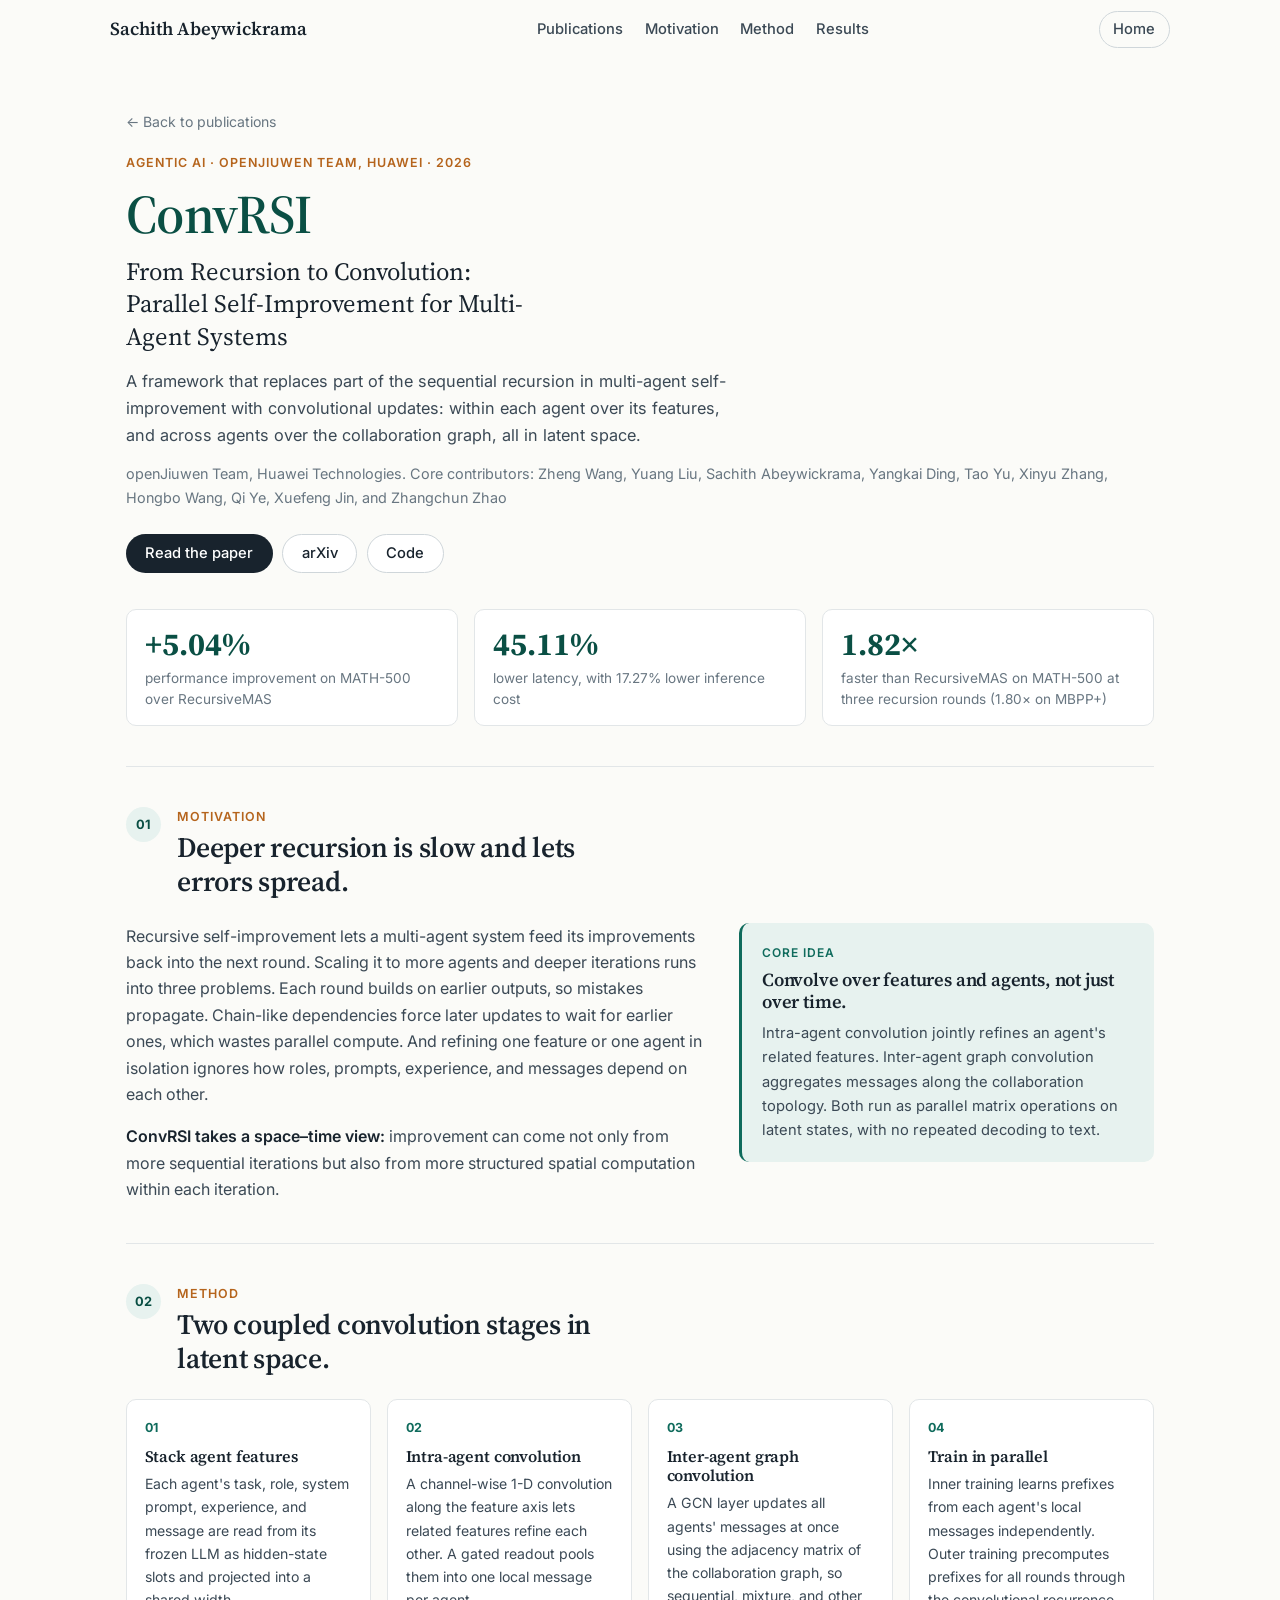
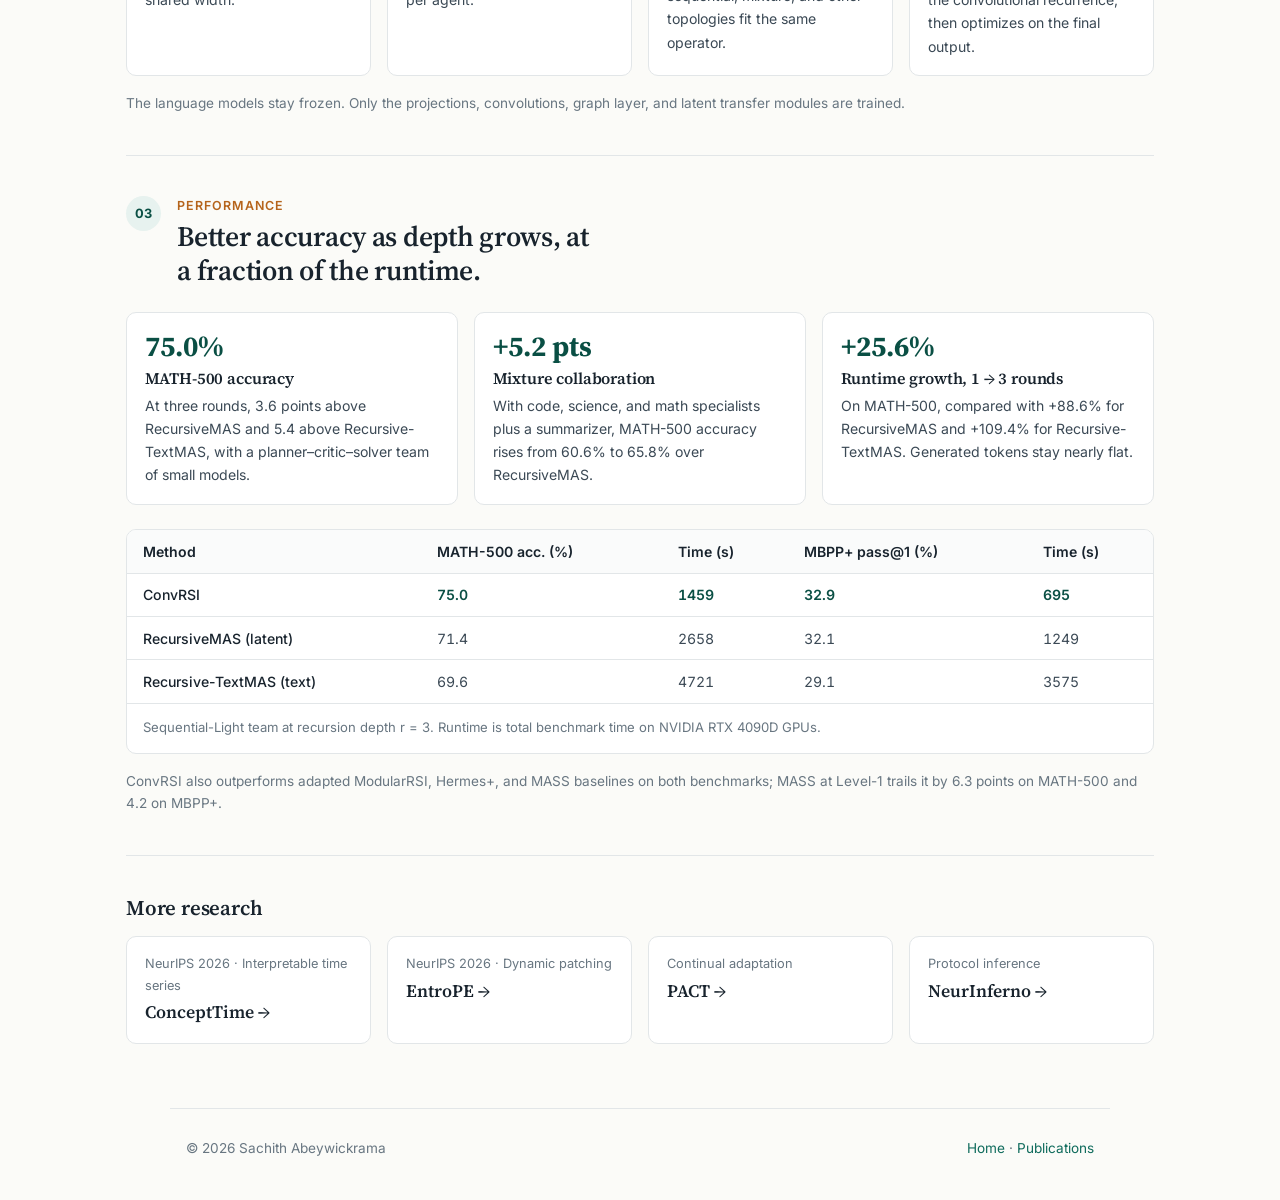
<file: research/convrsi.html>
<!DOCTYPE html>
<html lang="en">
<head>
  <meta charset="UTF-8">
  <meta name="viewport" content="width=device-width, initial-scale=1.0">
  <title>ConvRSI | Sachith Abeywickrama</title>
  <meta name="description" content="ConvRSI parallelizes multi-agent self-improvement by coupling intra-agent convolution over agent features with inter-agent graph convolution over the collaboration topology, all in latent space.">
  <meta name="author" content="Sachith Abeywickrama">
  <link rel="icon" href="../favicon.svg" type="image/svg+xml">
  <link rel="preconnect" href="https://fonts.googleapis.com">
  <link rel="preconnect" href="https://fonts.gstatic.com" crossorigin>
  <link href="https://fonts.googleapis.com/css2?family=Inter:wght@400;500;600;700&amp;family=Source+Serif+4:opsz,wght@8..60,500;8..60,600;8..60,700&amp;display=swap" rel="stylesheet">
  <link rel="stylesheet" href="../styles.css">
  <script>document.documentElement.classList.add("js");</script>
</head>
<body class="project-page project-convrsi">

  <header class="site-header">
    <a class="logo" href="../index.html">Sachith Abeywickrama</a>
    <nav class="nav" aria-label="Primary">
      <a href="../index.html#publications">Publications</a>
      <a href="#motivation">Motivation</a>
      <a href="#method">Method</a>
      <a href="#results">Results</a>
    </nav>
    <a class="nav-cta" href="../index.html">Home</a>
  </header>

  <main>
    <section class="project-hero">
      <a class="breadcrumb" href="../index.html#publications">Back to publications</a>
      <p class="project-kicker">Agentic AI · openJiuwen Team, Huawei · 2026</p>
      <h1>ConvRSI</h1>
      <p class="project-paper-title">From Recursion to Convolution: Parallel Self-Improvement for Multi-Agent Systems</p>
      <p class="project-lead">
        A framework that replaces part of the sequential recursion in multi-agent self-improvement with convolutional
        updates: within each agent over its features, and across agents over the collaboration graph, all in latent space.
      </p>
      <p class="project-byline">openJiuwen Team, Huawei Technologies. Core contributors: Zheng Wang, Yuang Liu, Sachith Abeywickrama, Yangkai Ding, Tao Yu, Xinyu Zhang, Hongbo Wang, Qi Ye, Xuefeng Jin, and Zhangchun Zhao</p>
      <div class="project-actions">
        <a class="btn btn-primary" href="../papers/2611.20891v1.pdf">Read the paper</a>
        <a class="btn btn-ghost" href="https://arxiv.org/abs/2611.20891" target="_blank" rel="noopener noreferrer">arXiv</a>
        <a class="btn btn-ghost" href="https://github.com/LYA2333/ConvRSI" target="_blank" rel="noopener noreferrer">Code</a>
      </div>

      <div class="project-metrics" aria-label="ConvRSI headline results">
        <div class="project-metric">
          <strong>+5.04%</strong>
          <span>performance improvement on MATH-500 over RecursiveMAS</span>
        </div>
        <div class="project-metric">
          <strong>45.11%</strong>
          <span>lower latency, with 17.27% lower inference cost</span>
        </div>
        <div class="project-metric">
          <strong>1.82×</strong>
          <span>faster than RecursiveMAS on MATH-500 at three recursion rounds (1.80× on MBPP+)</span>
        </div>
      </div>
    </section>

    <section class="project-section" id="motivation">
      <div class="project-section-head">
        <span class="section-number">01</span>
        <div>
          <p class="project-kicker">Motivation</p>
          <h2>Deeper recursion is slow and lets errors spread.</h2>
        </div>
      </div>
      <div class="project-two-col">
        <div class="project-copy">
          <p>
            Recursive self-improvement lets a multi-agent system feed its improvements back into the next round. Scaling
            it to more agents and deeper iterations runs into three problems. Each round builds on earlier outputs, so
            mistakes propagate. Chain-like dependencies force later updates to wait for earlier ones, which wastes parallel
            compute. And refining one feature or one agent in isolation ignores how roles, prompts, experience, and messages
            depend on each other.
          </p>
          <p>
            <strong>ConvRSI takes a space–time view:</strong> improvement can come not only from more sequential iterations
            but also from more structured spatial computation within each iteration.
          </p>
        </div>
        <aside class="insight-card">
          <p class="insight-label">Core idea</p>
          <h3>Convolve over features and agents, not just over time.</h3>
          <p>
            Intra-agent convolution jointly refines an agent's related features. Inter-agent graph convolution aggregates
            messages along the collaboration topology. Both run as parallel matrix operations on latent states, with no
            repeated decoding to text.
          </p>
        </aside>
      </div>
    </section>

    <section class="project-section" id="method">
      <div class="project-section-head">
        <span class="section-number">02</span>
        <div>
          <p class="project-kicker">Method</p>
          <h2>Two coupled convolution stages in latent space.</h2>
        </div>
      </div>
      <div class="method-grid">
        <article class="method-step">
          <h3>Stack agent features</h3>
          <p>Each agent's task, role, system prompt, experience, and message are read from its frozen LLM as hidden-state slots and projected into a shared width.</p>
        </article>
        <article class="method-step">
          <h3>Intra-agent convolution</h3>
          <p>A channel-wise 1-D convolution along the feature axis lets related features refine each other. A gated readout pools them into one local message per agent.</p>
        </article>
        <article class="method-step">
          <h3>Inter-agent graph convolution</h3>
          <p>A GCN layer updates all agents' messages at once using the adjacency matrix of the collaboration graph, so sequential, mixture, and other topologies fit the same operator.</p>
        </article>
        <article class="method-step">
          <h3>Train in parallel</h3>
          <p>Inner training learns prefixes from each agent's local messages independently. Outer training precomputes prefixes for all rounds through the convolutional recurrence, then optimizes on the final output.</p>
        </article>
      </div>
      <p class="method-caption">
        The language models stay frozen. Only the projections, convolutions, graph layer, and latent transfer modules are trained.
      </p>
    </section>

    <section class="project-section" id="results">
      <div class="project-section-head">
        <span class="section-number">03</span>
        <div>
          <p class="project-kicker">Performance</p>
          <h2>Better accuracy as depth grows, at a fraction of the runtime.</h2>
        </div>
      </div>

      <div class="results-grid">
        <article class="result-card">
          <p class="result-value">75.0%</p>
          <h3>MATH-500 accuracy</h3>
          <p>At three rounds, 3.6 points above RecursiveMAS and 5.4 above Recursive-TextMAS, with a planner–critic–solver team of small models.</p>
        </article>
        <article class="result-card">
          <p class="result-value">+5.2 pts</p>
          <h3>Mixture collaboration</h3>
          <p>With code, science, and math specialists plus a summarizer, MATH-500 accuracy rises from 60.6% to 65.8% over RecursiveMAS.</p>
        </article>
        <article class="result-card">
          <p class="result-value">+25.6%</p>
          <h3>Runtime growth, 1 → 3 rounds</h3>
          <p>On MATH-500, compared with +88.6% for RecursiveMAS and +109.4% for Recursive-TextMAS. Generated tokens stay nearly flat.</p>
        </article>
      </div>

      <div class="results-table-wrap">
        <table class="results-table">
          <caption>Sequential-Light team at recursion depth r = 3. Runtime is total benchmark time on NVIDIA RTX 4090D GPUs.</caption>
          <thead>
            <tr>
              <th scope="col">Method</th>
              <th scope="col">MATH-500 acc. (%)</th>
              <th scope="col">Time (s)</th>
              <th scope="col">MBPP+ pass@1 (%)</th>
              <th scope="col">Time (s)</th>
            </tr>
          </thead>
          <tbody>
            <tr><th scope="row">ConvRSI</th><td><strong>75.0</strong></td><td><strong>1459</strong></td><td><strong>32.9</strong></td><td><strong>695</strong></td></tr>
            <tr><th scope="row">RecursiveMAS (latent)</th><td>71.4</td><td>2658</td><td>32.1</td><td>1249</td></tr>
            <tr><th scope="row">Recursive-TextMAS (text)</th><td>69.6</td><td>4721</td><td>29.1</td><td>3575</td></tr>
          </tbody>
        </table>
      </div>
      <p class="project-note">ConvRSI also outperforms adapted ModularRSI, Hermes+, and MASS baselines on both benchmarks; MASS at Level-1 trails it by 6.3 points on MATH-500 and 4.2 on MBPP+.</p>
    </section>

    <aside class="project-navigation" aria-labelledby="more-work">
      <h2 id="more-work">More research</h2>
      <div class="project-nav-grid">
        <a class="project-nav-card" href="concepttime.html"><span>NeurIPS 2026 · Interpretable time series</span><strong>ConceptTime →</strong></a>
        <a class="project-nav-card" href="entrope.html"><span>NeurIPS 2026 · Dynamic patching</span><strong>EntroPE →</strong></a>
        <a class="project-nav-card" href="pact.html"><span>Continual adaptation</span><strong>PACT →</strong></a>
        <a class="project-nav-card" href="neurinferno.html"><span>Protocol inference</span><strong>NeurInferno →</strong></a>
      </div>
    </aside>
  </main>

  <footer class="site-footer">
    <p>© <span id="year"></span> Sachith Abeywickrama</p>
    <p><a href="../index.html">Home</a> · <a href="../index.html#publications">Publications</a></p>
  </footer>

  <script src="../script.js"></script>
</body>
</html>
</file>
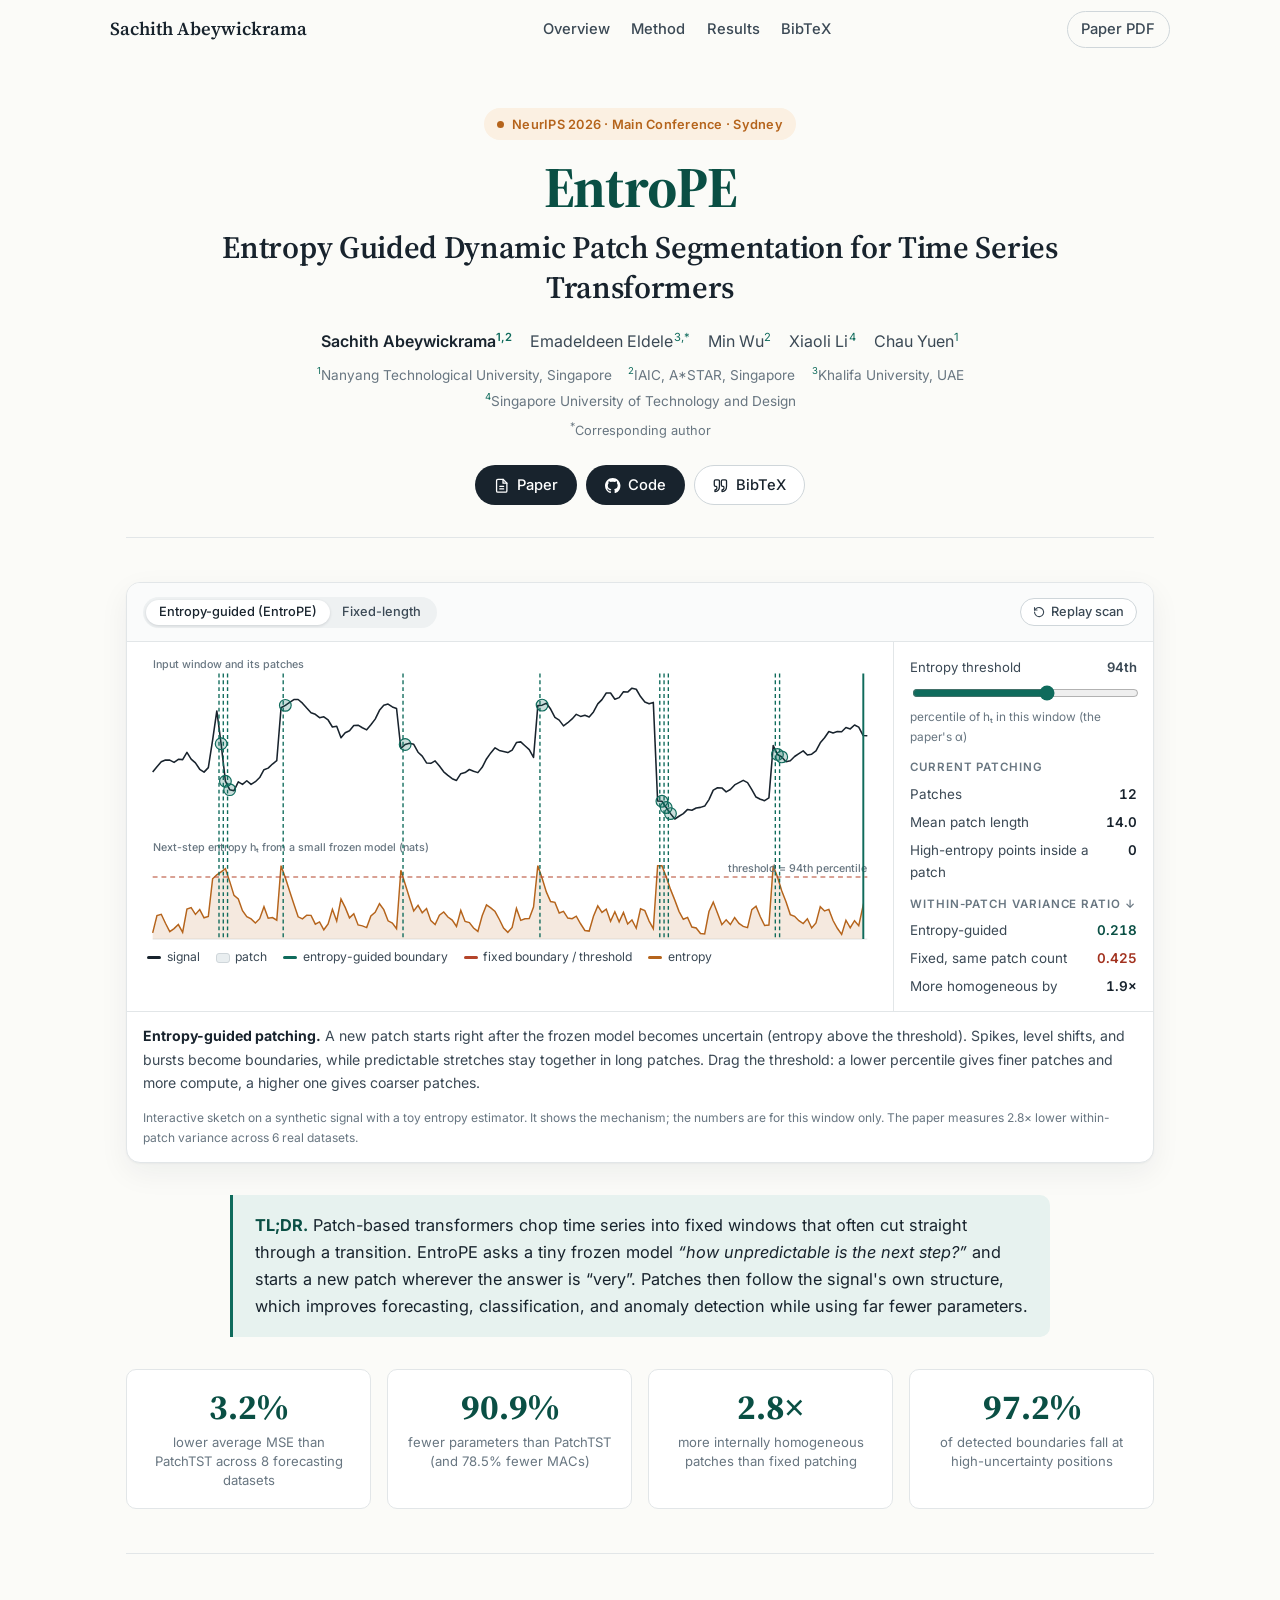
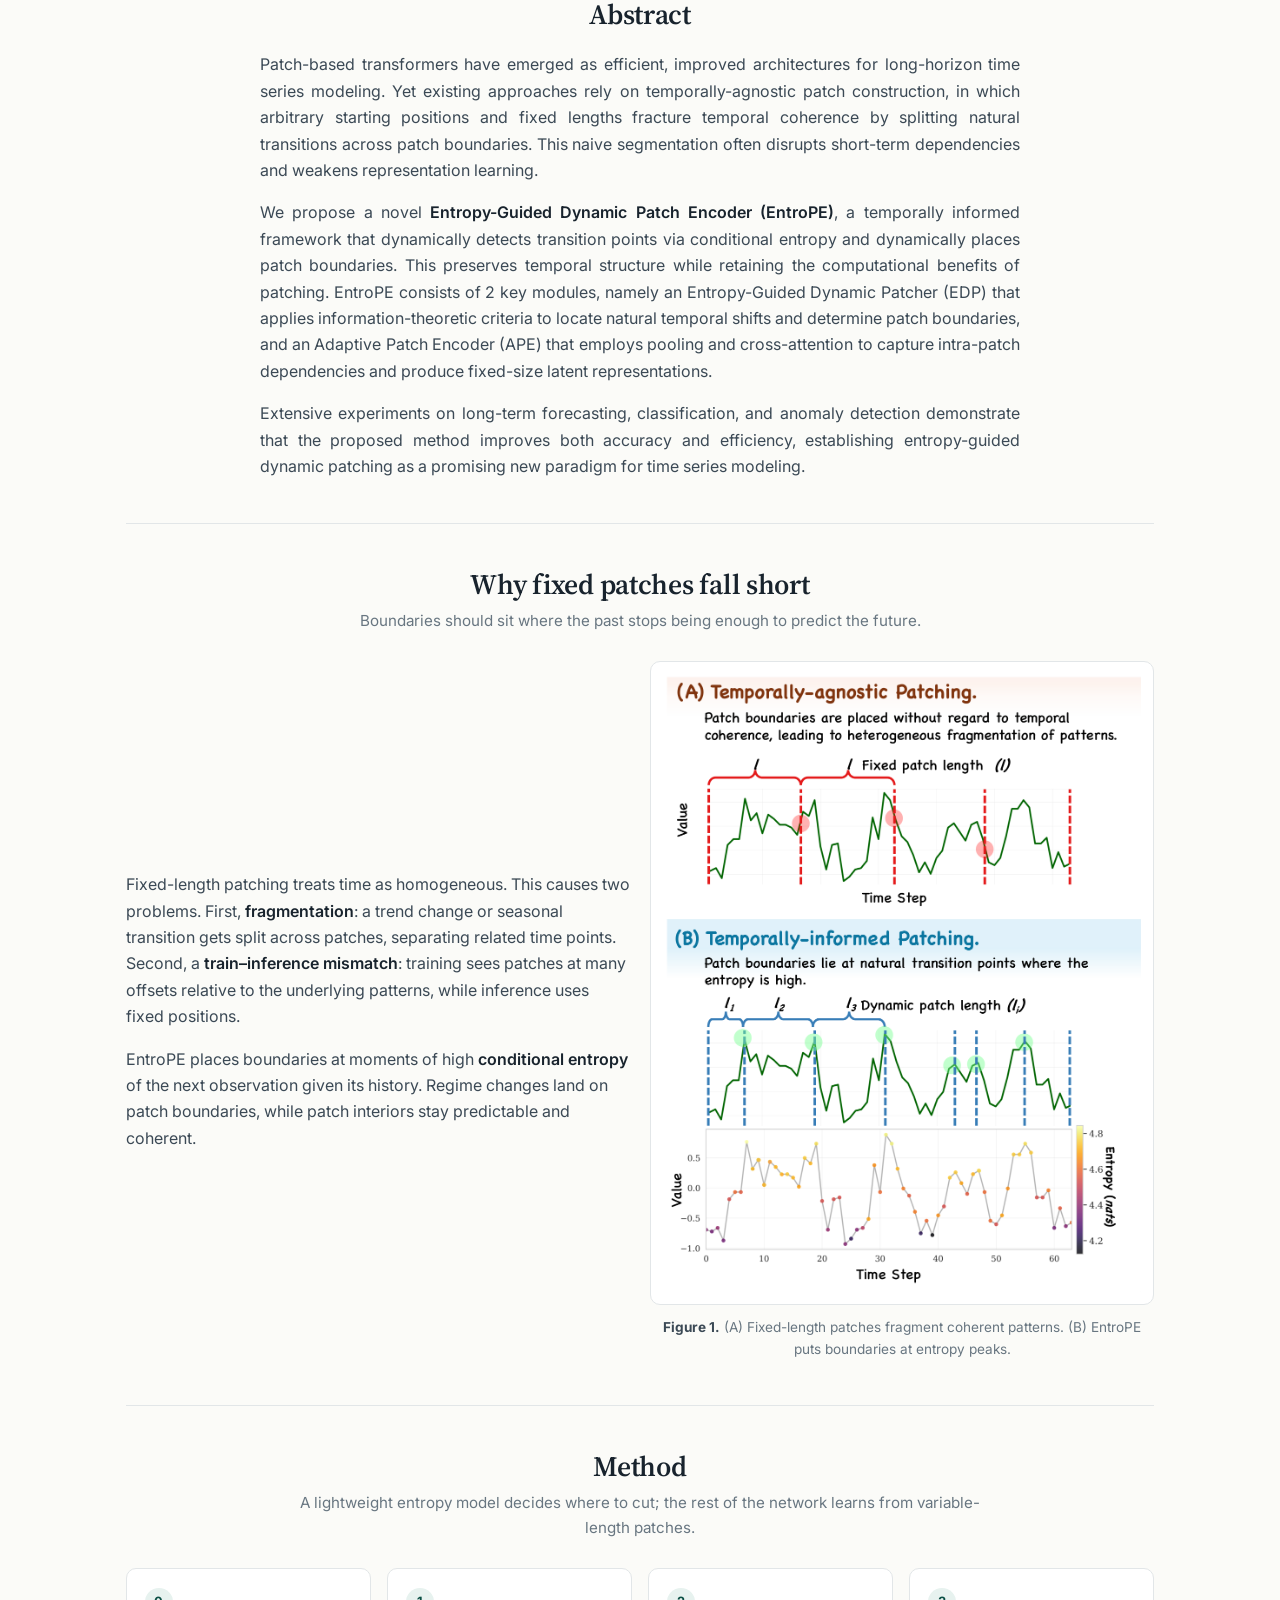
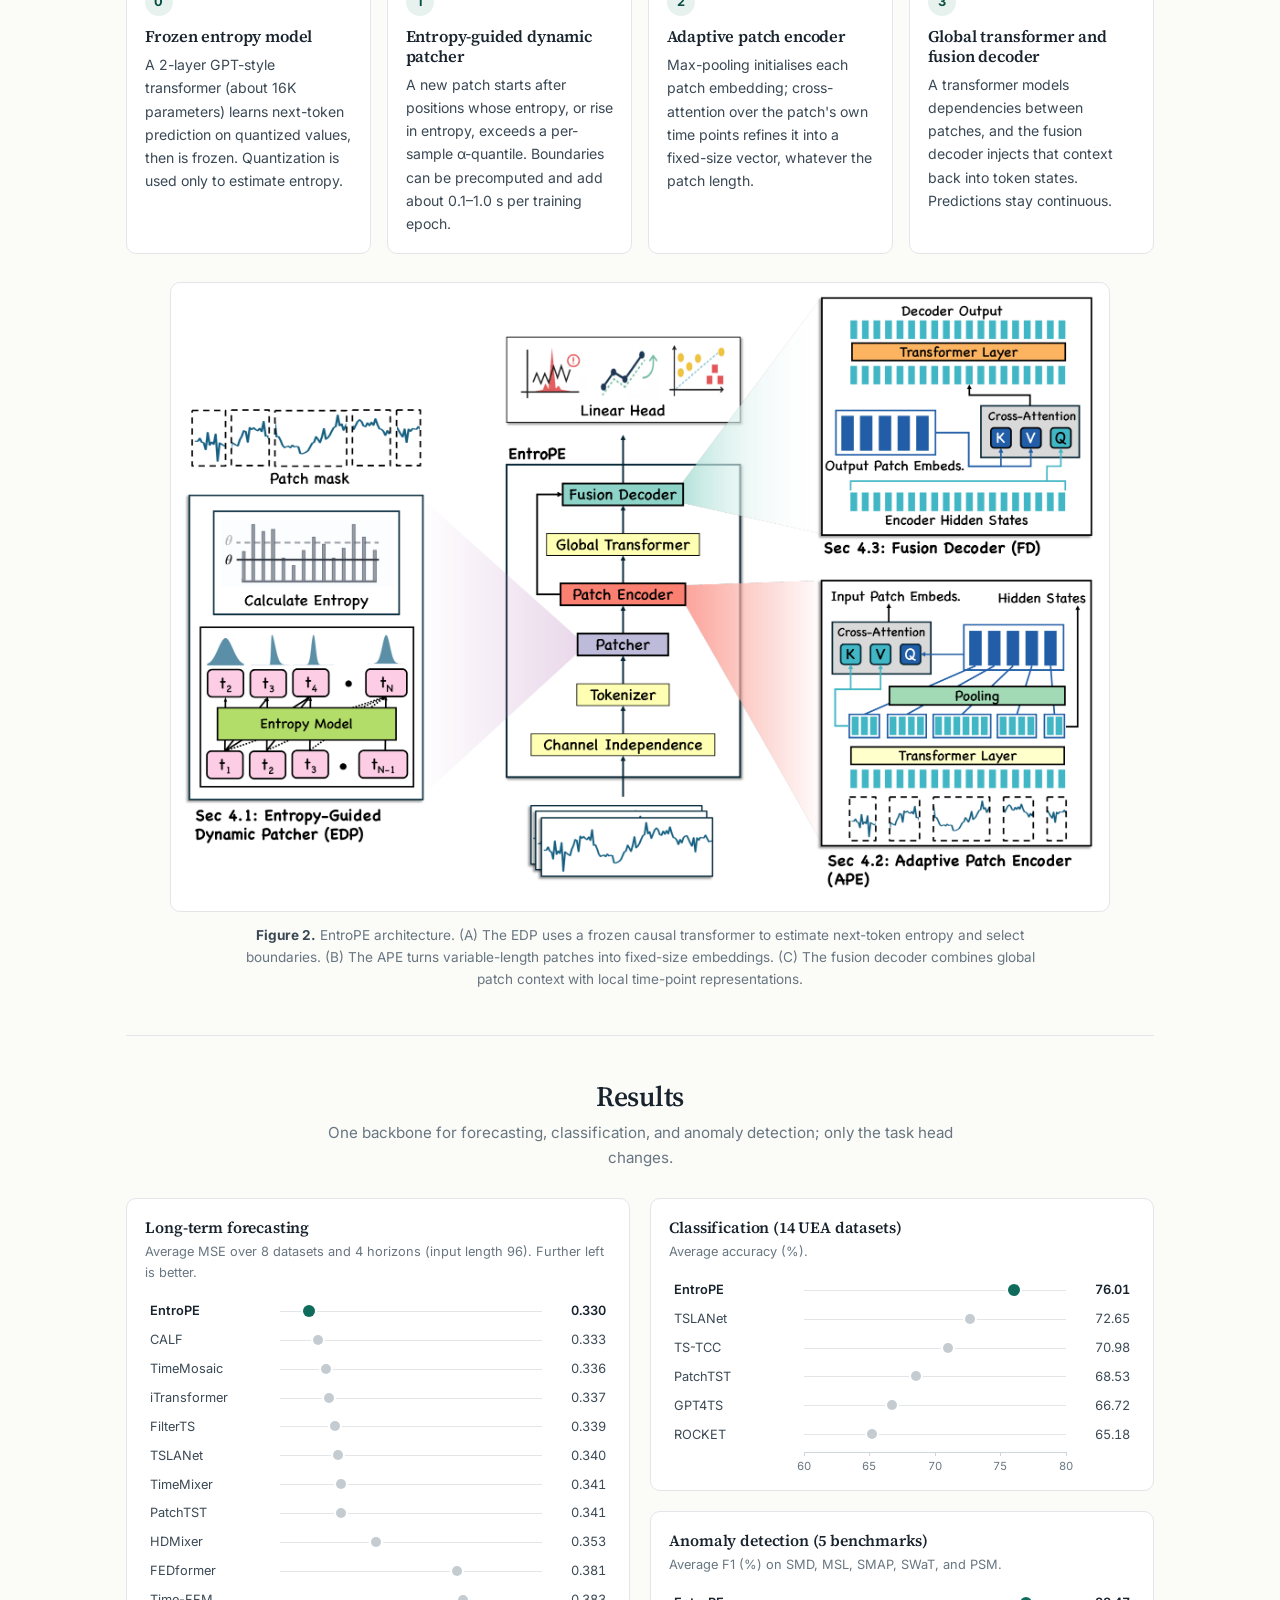
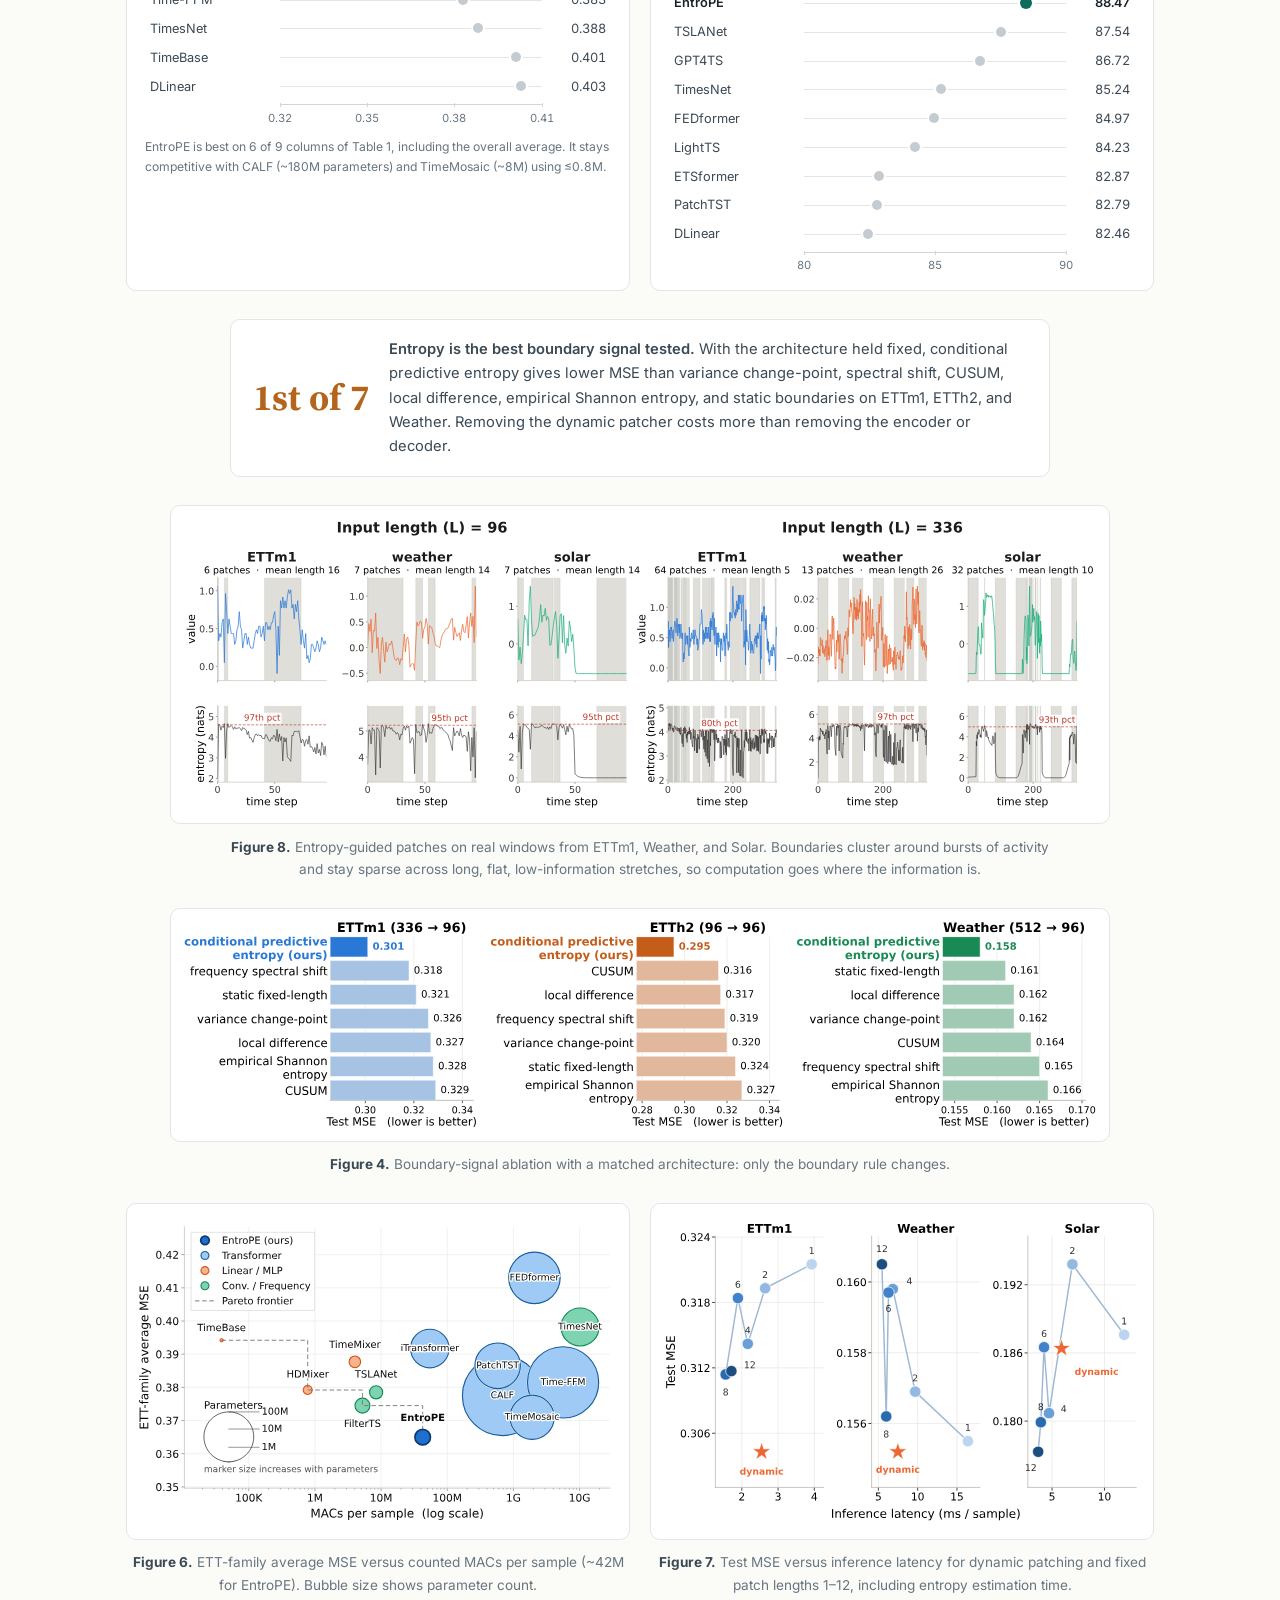
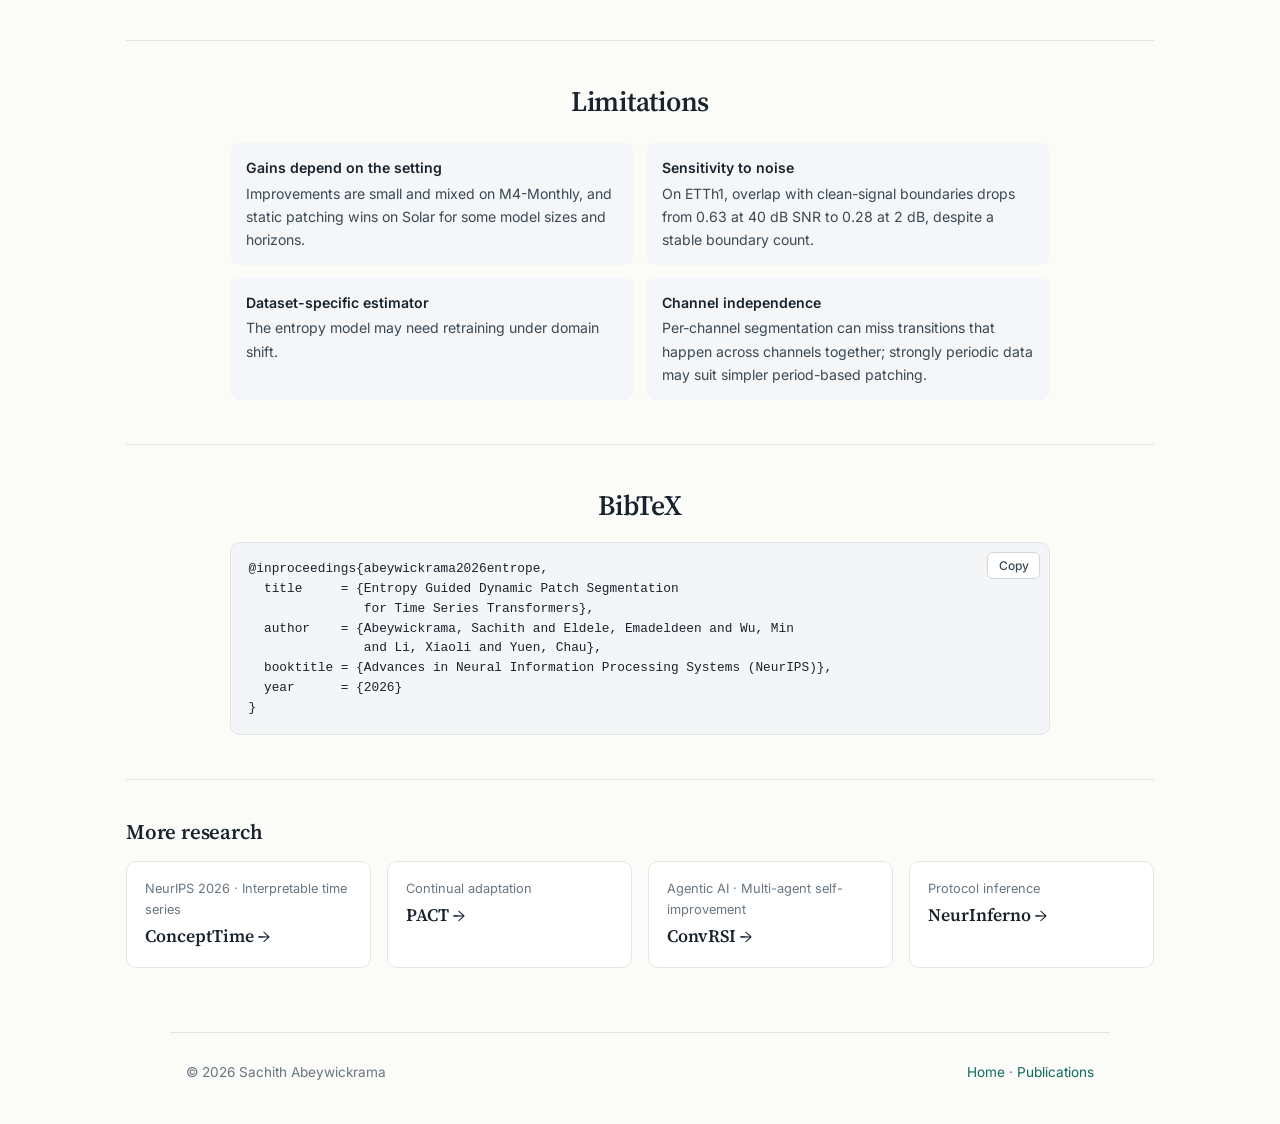
<file: research/entrope.html>
<!DOCTYPE html>
<html lang="en">
<head>
  <meta charset="UTF-8">
  <meta name="viewport" content="width=device-width, initial-scale=1.0">
  <title>EntroPE · NeurIPS 2026</title>
  <meta name="description" content="EntroPE (NeurIPS 2026): entropy-guided dynamic patch segmentation for time-series transformers. Patch boundaries follow the signal's own transitions instead of fixed windows.">
  <meta name="author" content="Sachith Abeywickrama">
  <meta property="og:type" content="article">
  <meta property="og:title" content="EntroPE: Entropy Guided Dynamic Patch Segmentation for Time Series Transformers">
  <meta property="og:description" content="NeurIPS 2026. Place patch boundaries where a small frozen model becomes uncertain, so transformers see temporally coherent patches.">
  <meta property="og:image" content="https://sachithx.github.io/assets/research/entrope/fig2-architecture.png">
  <meta property="og:url" content="https://sachithx.github.io/research/entrope.html">
  <meta name="twitter:card" content="summary_large_image">
  <link rel="icon" href="../favicon.svg" type="image/svg+xml">
  <link rel="preconnect" href="https://fonts.googleapis.com">
  <link rel="preconnect" href="https://fonts.gstatic.com" crossorigin>
  <link href="https://fonts.googleapis.com/css2?family=Inter:wght@400;500;600;700&amp;family=Source+Serif+4:opsz,wght@8..60,500;8..60,600;8..60,700&amp;display=swap" rel="stylesheet">
  <link rel="stylesheet" href="../styles.css">
  <script>document.documentElement.classList.add("js");</script>
</head>
<body>
  <header class="site-header">
    <a class="logo" href="../index.html">Sachith Abeywickrama</a>
    <nav class="nav" aria-label="Page sections">
      <a href="#overview">Overview</a>
      <a href="#method">Method</a>
      <a href="#results">Results</a>
      <a href="#bibtex">BibTeX</a>
    </nav>
    <a class="nav-cta" href="../papers/EntroPE.pdf">Paper PDF</a>
  </header>

  <main class="paper">
    <section class="paper-hero">
      <span class="venue-badge">NeurIPS 2026 · Main Conference · Sydney</span>
      <p class="paper-short">EntroPE</p>
      <h1 class="paper-title">Entropy Guided Dynamic Patch Segmentation for Time Series Transformers</h1>
      <ul class="authors">
        <li class="me">Sachith Abeywickrama<sup>1,2</sup></li>
        <li>Emadeldeen Eldele<sup>3,*</sup></li>
        <li>Min Wu<sup>2</sup></li>
        <li>Xiaoli Li<sup>4</sup></li>
        <li>Chau Yuen<sup>1</sup></li>
      </ul>
      <ul class="affils">
        <li><sup>1</sup>Nanyang Technological University, Singapore</li>
        <li><sup>2</sup>IAIC, A*STAR, Singapore</li>
        <li><sup>3</sup>Khalifa University, UAE</li>
        <li><sup>4</sup>Singapore University of Technology and Design</li>
      </ul>
      <p class="paper-note"><sup>*</sup>Corresponding author</p>
      <div class="paper-links">
        <a class="btn btn-dark" href="../papers/EntroPE.pdf">
          <svg viewBox="0 0 24 24" fill="none" stroke="currentColor" stroke-width="2" stroke-linecap="round" stroke-linejoin="round" aria-hidden="true"><path d="M14 2H6a2 2 0 0 0-2 2v16a2 2 0 0 0 2 2h12a2 2 0 0 0 2-2V8z"/><path d="M14 2v6h6M9 13h6M9 17h6"/></svg>
          Paper
        </a>
        <a class="btn btn-dark" href="https://github.com/Sachithx/EntroPE" target="_blank" rel="noopener noreferrer">
          <svg viewBox="0 0 16 16" fill="currentColor" aria-hidden="true"><path d="M8 0C3.58 0 0 3.58 0 8c0 3.54 2.29 6.53 5.47 7.59.4.07.55-.17.55-.38 0-.19-.01-.82-.01-1.49-2.01.37-2.53-.49-2.69-.94-.09-.23-.48-.94-.82-1.13-.28-.15-.68-.52-.01-.53.63-.01 1.08.58 1.23.82.72 1.21 1.87.87 2.33.66.07-.52.28-.87.51-1.07-1.78-.2-3.64-.89-3.64-3.95 0-.87.31-1.59.82-2.15-.08-.2-.36-1.02.08-2.12 0 0 .67-.21 2.2.82.64-.18 1.32-.27 2-.27.68 0 1.36.09 2 .27 1.53-1.04 2.2-.82 2.2-.82.44 1.1.16 1.92.08 2.12.51.56.82 1.27.82 2.15 0 3.07-1.87 3.75-3.65 3.95.29.25.54.73.54 1.48 0 1.07-.01 1.93-.01 2.2 0 .21.15.46.55.38A8.013 8.013 0 0 0 16 8c0-4.42-3.58-8-8-8z"/></svg>
          Code
        </a>
        <a class="btn btn-ghost" href="#bibtex">
          <svg viewBox="0 0 24 24" fill="none" stroke="currentColor" stroke-width="2" stroke-linecap="round" stroke-linejoin="round" aria-hidden="true"><path d="M3 21c3 0 7-1 7-8V5c0-1.25-.76-2.02-2-2H4c-1.25 0-2 .75-2 1.97V11c0 1.25.75 2 2 2h1c1 0 1 1 1 2v1c0 1-1 2-2 2s-1 .01-1 1.03V21zM14 21c3 0 7-1 7-8V5c0-1.25-.76-2.02-2-2h-4c-1.25 0-2 .75-2 1.97V11c0 1.25.75 2 2 2h1c1 0 1 1 1 2v1c0 1-1 2-2 2s-1 .01-1 1.03V21z"/></svg>
          BibTeX
        </a>
      </div>
    </section>

    <!-- Interactive overview -->
    <section class="paper-section" id="overview">
      <div class="demo" id="ep-demo">
        <div class="demo-bar">
          <div class="seg" role="group" aria-label="Patching strategy">
            <button type="button" data-mode="entropy" aria-pressed="true">Entropy-guided (EntroPE)</button>
            <button type="button" data-mode="fixed" aria-pressed="false">Fixed-length</button>
          </div>
          <button class="icon-btn" type="button" data-replay>
            <svg viewBox="0 0 24 24" fill="none" stroke="currentColor" stroke-width="2.2" stroke-linecap="round" stroke-linejoin="round" aria-hidden="true"><path d="M3 12a9 9 0 1 0 3-6.7L3 8"/><path d="M3 3v5h5"/></svg>
            Replay scan
          </button>
        </div>
        <div class="demo-body">
          <div class="demo-main">
            <svg id="ep-main" viewBox="0 0 760 300" role="img" aria-label="Animated illustration: a time series split into patches, with a next-step entropy curve and threshold underneath. Entropy-guided boundaries sit at transitions; fixed-length boundaries ignore them."></svg>
            <div class="demo-legend" aria-hidden="true">
              <span><i style="background:#18232d"></i>signal</span>
              <span><i class="box" style="background:#e9eef0;border:1px solid #cfd6da"></i>patch</span>
              <span><i style="background:#0f6b5c"></i>entropy-guided boundary</span>
              <span><i style="background:#b4442a"></i>fixed boundary / threshold</span>
              <span><i style="background:#b5641c"></i>entropy</span>
            </div>
          </div>
          <aside class="demo-side">
            <div class="slider-row" id="ep-alpha-row">
              <label for="ep-alpha"><span>Entropy threshold</span><strong id="ep-alpha-val">94th</strong></label>
              <input type="range" id="ep-alpha" min="0.88" max="0.98" step="0.01" value="0.94">
              <span class="muted" style="font-size:.74rem">percentile of hₜ in this window (the paper's α)</span>
            </div>
            <div>
              <h4>Current patching</h4>
              <dl class="readout" style="margin-top:.5rem">
                <dt>Patches</dt><dd id="ep-patches">–</dd>
                <dt>Mean patch length</dt><dd id="ep-length">–</dd>
                <dt>High-entropy points inside a patch</dt><dd id="ep-cut">–</dd>
              </dl>
            </div>
            <div>
              <h4>Within-patch variance ratio ↓</h4>
              <dl class="readout" style="margin-top:.5rem">
                <dt>Entropy-guided</dt><dd id="ep-ratio-e" class="good">–</dd>
                <dt>Fixed, same patch count</dt><dd id="ep-ratio-f" class="bad">–</dd>
                <dt>More homogeneous by</dt><dd id="ep-gain">–</dd>
              </dl>
            </div>
          </aside>
        </div>
        <p class="demo-caption" id="ep-caption" aria-live="polite"></p>
        <p class="demo-foot">Interactive sketch on a synthetic signal with a toy entropy estimator. It shows the mechanism; the numbers are for this window only. The paper measures 2.8× lower within-patch variance across 6 real datasets.</p>
      </div>

      <p class="tldr reveal" style="margin-top:2rem">
        <b>TL;DR.</b> Patch-based transformers chop time series into fixed windows that often cut straight through a transition.
        EntroPE asks a tiny frozen model <em>“how unpredictable is the next step?”</em> and starts a new patch wherever the answer is “very”.
        Patches then follow the signal's own structure, which improves forecasting, classification, and anomaly detection while using far fewer parameters.
      </p>

      <div class="stats" aria-label="Headline results">
        <div class="stat"><div class="stat-value" data-count="3.2" data-decimals="1" data-suffix="%">3.2%</div><p class="stat-label">lower average MSE than PatchTST across 8 forecasting datasets</p></div>
        <div class="stat"><div class="stat-value" data-count="90.9" data-decimals="1" data-suffix="%">90.9%</div><p class="stat-label">fewer parameters than PatchTST (and 78.5% fewer MACs)</p></div>
        <div class="stat"><div class="stat-value" data-count="2.8" data-decimals="1" data-suffix="×">2.8×</div><p class="stat-label">more internally homogeneous patches than fixed patching</p></div>
        <div class="stat"><div class="stat-value" data-count="97.2" data-decimals="1" data-suffix="%">97.2%</div><p class="stat-label">of detected boundaries fall at high-uncertainty positions</p></div>
      </div>
    </section>

    <section class="paper-section" id="abstract">
      <h2>Abstract</h2>
      <div class="prose reveal" style="margin-top:1.25rem">
        <p>
          Patch-based transformers have emerged as efficient, improved architectures for long-horizon time series modeling. Yet existing
          approaches rely on temporally-agnostic patch construction, in which arbitrary starting positions and fixed lengths fracture
          temporal coherence by splitting natural transitions across patch boundaries. This naive segmentation often disrupts short-term
          dependencies and weakens representation learning.
        </p>
        <p>
          We propose a novel <strong>Entropy-Guided Dynamic Patch Encoder (EntroPE)</strong>, a temporally informed framework that
          dynamically detects transition points via conditional entropy and dynamically places patch boundaries. This preserves temporal
          structure while retaining the computational benefits of patching. EntroPE consists of 2 key modules, namely an Entropy-Guided
          Dynamic Patcher (EDP) that applies information-theoretic criteria to locate natural temporal shifts and determine patch boundaries,
          and an Adaptive Patch Encoder (APE) that employs pooling and cross-attention to capture intra-patch dependencies and produce
          fixed-size latent representations.
        </p>
        <p>
          Extensive experiments on long-term forecasting, classification, and anomaly detection demonstrate that the proposed method
          improves both accuracy and efficiency, establishing entropy-guided dynamic patching as a promising new paradigm for time series modeling.
        </p>
      </div>
    </section>

    <section class="paper-section" id="problem">
      <h2>Why fixed patches fall short</h2>
      <p class="section-sub">Boundaries should sit where the past stops being enough to predict the future.</p>
      <div class="fig-pair" style="align-items:center">
        <div class="prose reveal" style="text-align:left">
          <p>
            Fixed-length patching treats time as homogeneous. This causes two problems. First, <strong>fragmentation</strong>: a trend
            change or seasonal transition gets split across patches, separating related time points. Second, a
            <strong>train–inference mismatch</strong>: training sees patches at many offsets relative to the underlying patterns,
            while inference uses fixed positions.
          </p>
          <p>
            EntroPE places boundaries at moments of high <strong>conditional entropy</strong> of the next observation given its history.
            Regime changes land on patch boundaries, while patch interiors stay predictable and coherent.
          </p>
        </div>
        <figure class="fig narrow reveal" style="margin:0 auto">
          <a href="../assets/research/entrope/fig1-patching.png" target="_blank" rel="noopener"><img src="../assets/research/entrope/fig1-patching.png" alt="Top: fixed-length patching with boundaries cutting through peaks. Bottom: temporally informed patching with boundaries at entropy peaks, and a time series coloured by entropy." width="1100" height="1421" loading="lazy"></a>
          <figcaption><b>Figure 1.</b> (A) Fixed-length patches fragment coherent patterns. (B) EntroPE puts boundaries at entropy peaks.</figcaption>
        </figure>
      </div>
    </section>

    <section class="paper-section" id="method">
      <h2>Method</h2>
      <p class="section-sub">A lightweight entropy model decides where to cut; the rest of the network learns from variable-length patches.</p>
      <div class="module-grid four">
        <article class="module reveal">
          <span class="module-num">0</span>
          <h3>Frozen entropy model</h3>
          <p>A 2-layer GPT-style transformer (about 16K parameters) learns next-token prediction on quantized values, then is frozen. Quantization is used only to estimate entropy.</p>
        </article>
        <article class="module reveal">
          <span class="module-num">1</span>
          <h3>Entropy-guided dynamic patcher</h3>
          <p>A new patch starts after positions whose entropy, or rise in entropy, exceeds a per-sample α-quantile. Boundaries can be precomputed and add about 0.1–1.0 s per training epoch.</p>
        </article>
        <article class="module reveal">
          <span class="module-num">2</span>
          <h3>Adaptive patch encoder</h3>
          <p>Max-pooling initialises each patch embedding; cross-attention over the patch's own time points refines it into a fixed-size vector, whatever the patch length.</p>
        </article>
        <article class="module reveal">
          <span class="module-num">3</span>
          <h3>Global transformer and fusion decoder</h3>
          <p>A transformer models dependencies between patches, and the fusion decoder injects that context back into token states. Predictions stay continuous.</p>
        </article>
      </div>
      <figure class="fig reveal">
        <a href="../assets/research/entrope/fig2-architecture.png" target="_blank" rel="noopener"><img src="../assets/research/entrope/fig2-architecture.png" alt="EntroPE architecture: channel independence, tokenizer, entropy-guided patcher, adaptive patch encoder, global transformer, fusion decoder, and linear head, with detail panels for the patcher, encoder, and decoder." width="2000" height="1323" loading="lazy"></a>
        <figcaption><b>Figure 2.</b> EntroPE architecture. (A) The EDP uses a frozen causal transformer to estimate next-token entropy and select boundaries. (B) The APE turns variable-length patches into fixed-size embeddings. (C) The fusion decoder combines global patch context with local time-point representations.</figcaption>
      </figure>
    </section>

    <section class="paper-section" id="results">
      <h2>Results</h2>
      <p class="section-sub">One backbone for forecasting, classification, and anomaly detection; only the task head changes.</p>

      <div class="chart-grid three">
        <div class="chart chart-tall" role="figure" aria-label="Long-term forecasting average MSE">
          <h3>Long-term forecasting</h3>
          <p class="chart-sub">Average MSE over 8 datasets and 4 horizons (input length 96). Further left is better.</p>
          <ul class="dots">
            <li class="ours" title="EntroPE: 0.330"><span class="name">EntroPE</span><span class="track"><span class="dot" style="--x:11.11%"></span></span><span class="val">0.330</span></li>
            <li title="CALF: 0.333"><span class="name">CALF</span><span class="track"><span class="dot" style="--x:14.44%"></span></span><span class="val">0.333</span></li>
            <li title="TimeMosaic: 0.336"><span class="name">TimeMosaic</span><span class="track"><span class="dot" style="--x:17.78%"></span></span><span class="val">0.336</span></li>
            <li title="iTransformer: 0.337"><span class="name">iTransformer</span><span class="track"><span class="dot" style="--x:18.89%"></span></span><span class="val">0.337</span></li>
            <li title="FilterTS: 0.339"><span class="name">FilterTS</span><span class="track"><span class="dot" style="--x:21.11%"></span></span><span class="val">0.339</span></li>
            <li title="TSLANet: 0.340"><span class="name">TSLANet</span><span class="track"><span class="dot" style="--x:22.22%"></span></span><span class="val">0.340</span></li>
            <li title="TimeMixer: 0.341"><span class="name">TimeMixer</span><span class="track"><span class="dot" style="--x:23.33%"></span></span><span class="val">0.341</span></li>
            <li title="PatchTST: 0.341"><span class="name">PatchTST</span><span class="track"><span class="dot" style="--x:23.33%"></span></span><span class="val">0.341</span></li>
            <li title="HDMixer: 0.353"><span class="name">HDMixer</span><span class="track"><span class="dot" style="--x:36.67%"></span></span><span class="val">0.353</span></li>
            <li title="FEDformer: 0.381"><span class="name">FEDformer</span><span class="track"><span class="dot" style="--x:67.78%"></span></span><span class="val">0.381</span></li>
            <li title="Time-FFM: 0.383"><span class="name">Time-FFM</span><span class="track"><span class="dot" style="--x:70.00%"></span></span><span class="val">0.383</span></li>
            <li title="TimesNet: 0.388"><span class="name">TimesNet</span><span class="track"><span class="dot" style="--x:75.56%"></span></span><span class="val">0.388</span></li>
            <li title="TimeBase: 0.401"><span class="name">TimeBase</span><span class="track"><span class="dot" style="--x:90.00%"></span></span><span class="val">0.401</span></li>
            <li title="DLinear: 0.403"><span class="name">DLinear</span><span class="track"><span class="dot" style="--x:92.22%"></span></span><span class="val">0.403</span></li>
          </ul>
          <div class="axis" aria-hidden="true"><span></span><span class="ticks"><span style="--x:0%">0.32</span><span style="--x:33.3333%">0.35</span><span style="--x:66.6667%">0.38</span><span style="--x:100%">0.41</span></span><span></span></div>
          <p class="chart-note">EntroPE is best on 6 of 9 columns of Table 1, including the overall average. It stays competitive with CALF (~180M parameters) and TimeMosaic (~8M) using ≤0.8M.</p>
        </div>

        <div class="chart" role="figure" aria-label="UEA classification average accuracy">
          <h3>Classification (14 UEA datasets)</h3>
          <p class="chart-sub">Average accuracy (%).</p>
          <ul class="dots">
            <li class="ours" title="EntroPE: 76.01%"><span class="name">EntroPE</span><span class="track"><span class="dot" style="--x:80.05%"></span></span><span class="val">76.01</span></li>
            <li title="TSLANet: 72.65%"><span class="name">TSLANet</span><span class="track"><span class="dot" style="--x:63.25%"></span></span><span class="val">72.65</span></li>
            <li title="TS-TCC: 70.98%"><span class="name">TS-TCC</span><span class="track"><span class="dot" style="--x:54.90%"></span></span><span class="val">70.98</span></li>
            <li title="PatchTST: 68.53%"><span class="name">PatchTST</span><span class="track"><span class="dot" style="--x:42.65%"></span></span><span class="val">68.53</span></li>
            <li title="GPT4TS: 66.72%"><span class="name">GPT4TS</span><span class="track"><span class="dot" style="--x:33.60%"></span></span><span class="val">66.72</span></li>
            <li title="ROCKET: 65.18%"><span class="name">ROCKET</span><span class="track"><span class="dot" style="--x:25.90%"></span></span><span class="val">65.18</span></li>
          </ul>
          <div class="axis" aria-hidden="true"><span></span><span class="ticks"><span style="--x:0%">60</span><span style="--x:25%">65</span><span style="--x:50%">70</span><span style="--x:75%">75</span><span style="--x:100%">80</span></span><span></span></div>
        </div>

        <div class="chart" role="figure" aria-label="Anomaly detection average F1">
          <h3>Anomaly detection (5 benchmarks)</h3>
          <p class="chart-sub">Average F1 (%) on SMD, MSL, SMAP, SWaT, and PSM.</p>
          <ul class="dots">
            <li class="ours" title="EntroPE: 88.47"><span class="name">EntroPE</span><span class="track"><span class="dot" style="--x:84.70%"></span></span><span class="val">88.47</span></li>
            <li title="TSLANet: 87.54"><span class="name">TSLANet</span><span class="track"><span class="dot" style="--x:75.40%"></span></span><span class="val">87.54</span></li>
            <li title="GPT4TS: 86.72"><span class="name">GPT4TS</span><span class="track"><span class="dot" style="--x:67.20%"></span></span><span class="val">86.72</span></li>
            <li title="TimesNet: 85.24"><span class="name">TimesNet</span><span class="track"><span class="dot" style="--x:52.40%"></span></span><span class="val">85.24</span></li>
            <li title="FEDformer: 84.97"><span class="name">FEDformer</span><span class="track"><span class="dot" style="--x:49.70%"></span></span><span class="val">84.97</span></li>
            <li title="LightTS: 84.23"><span class="name">LightTS</span><span class="track"><span class="dot" style="--x:42.30%"></span></span><span class="val">84.23</span></li>
            <li title="ETSformer: 82.87"><span class="name">ETSformer</span><span class="track"><span class="dot" style="--x:28.70%"></span></span><span class="val">82.87</span></li>
            <li title="PatchTST: 82.79"><span class="name">PatchTST</span><span class="track"><span class="dot" style="--x:27.90%"></span></span><span class="val">82.79</span></li>
            <li title="DLinear: 82.46"><span class="name">DLinear</span><span class="track"><span class="dot" style="--x:24.60%"></span></span><span class="val">82.46</span></li>
          </ul>
          <div class="axis" aria-hidden="true"><span></span><span class="ticks"><span style="--x:0%">80</span><span style="--x:50%">85</span><span style="--x:100%">90</span></span><span></span></div>
        </div>
      </div>

      <div class="callout reveal">
        <div class="callout-num">1st of 7</div>
        <p><strong>Entropy is the best boundary signal tested.</strong> With the architecture held fixed, conditional predictive entropy gives lower MSE than variance change-point, spectral shift, CUSUM, local difference, empirical Shannon entropy, and static boundaries on ETTm1, ETTh2, and Weather. Removing the dynamic patcher costs more than removing the encoder or decoder.</p>
      </div>

      <figure class="fig reveal">
        <a href="../assets/research/entrope/fig8-qualitative.svg" target="_blank" rel="noopener"><img src="../assets/research/entrope/fig8-qualitative.svg" alt="Entropy-guided patch placement on example windows from ETTm1, Weather, and Solar at input lengths 96 and 336, with signals above and entropy curves below." width="1894" height="608" loading="lazy"></a>
        <figcaption><b>Figure 8.</b> Entropy-guided patches on real windows from ETTm1, Weather, and Solar. Boundaries cluster around bursts of activity and stay sparse across long, flat, low-information stretches, so computation goes where the information is.</figcaption>
      </figure>

      <figure class="fig reveal">
        <a href="../assets/research/entrope/fig4-boundary-ablation.svg" target="_blank" rel="noopener"><img src="../assets/research/entrope/fig4-boundary-ablation.svg" alt="Bar charts of test MSE for seven boundary signals on ETTm1, ETTh2, and Weather; conditional predictive entropy is lowest in each." width="1139" height="258" loading="lazy"></a>
        <figcaption><b>Figure 4.</b> Boundary-signal ablation with a matched architecture: only the boundary rule changes.</figcaption>
      </figure>

      <div class="fig-pair" style="margin-top:1.75rem">
        <figure class="fig reveal">
          <a href="../assets/research/entrope/fig6-efficiency.svg" target="_blank" rel="noopener"><img src="../assets/research/entrope/fig6-efficiency.svg" alt="ETT-family average MSE versus MACs per sample on a log scale, with bubble size showing parameters; EntroPE sits at the low-error end of the Pareto frontier." width="720" height="468" loading="lazy"></a>
          <figcaption><b>Figure 6.</b> ETT-family average MSE versus counted MACs per sample (~42M for EntroPE). Bubble size shows parameter count.</figcaption>
        </figure>
        <figure class="fig reveal">
          <a href="../assets/research/entrope/fig7-latency.svg" target="_blank" rel="noopener"><img src="../assets/research/entrope/fig7-latency.svg" alt="Test MSE versus inference latency on ETTm1, Weather, and Solar for fixed patch lengths and for EntroPE's dynamic patching." width="720" height="468" loading="lazy"></a>
          <figcaption><b>Figure 7.</b> Test MSE versus inference latency for dynamic patching and fixed patch lengths 1–12, including entropy estimation time.</figcaption>
        </figure>
      </div>
    </section>

    <section class="paper-section" id="limitations">
      <h2>Limitations</h2>
      <ul class="limits">
        <li class="reveal"><strong>Gains depend on the setting</strong>Improvements are small and mixed on M4-Monthly, and static patching wins on Solar for some model sizes and horizons.</li>
        <li class="reveal"><strong>Sensitivity to noise</strong>On ETTh1, overlap with clean-signal boundaries drops from 0.63 at 40 dB SNR to 0.28 at 2 dB, despite a stable boundary count.</li>
        <li class="reveal"><strong>Dataset-specific estimator</strong>The entropy model may need retraining under domain shift.</li>
        <li class="reveal"><strong>Channel independence</strong>Per-channel segmentation can miss transitions that happen across channels together; strongly periodic data may suit simpler period-based patching.</li>
      </ul>
    </section>

    <section class="paper-section" id="bibtex">
      <h2>BibTeX</h2>
      <div class="bib-wrap">
        <pre class="code-block"><button class="copy-btn" type="button">Copy</button><code>@inproceedings{abeywickrama2026entrope,
  title     = {Entropy Guided Dynamic Patch Segmentation
               for Time Series Transformers},
  author    = {Abeywickrama, Sachith and Eldele, Emadeldeen and Wu, Min
               and Li, Xiaoli and Yuen, Chau},
  booktitle = {Advances in Neural Information Processing Systems (NeurIPS)},
  year      = {2026}
}</code></pre>
      </div>
    </section>

    <aside class="project-navigation" aria-labelledby="more-work">
      <h2 id="more-work">More research</h2>
      <div class="project-nav-grid">
        <a class="project-nav-card" href="concepttime.html"><span>NeurIPS 2026 · Interpretable time series</span><strong>ConceptTime →</strong></a>
        <a class="project-nav-card" href="pact.html"><span>Continual adaptation</span><strong>PACT →</strong></a>
        <a class="project-nav-card" href="convrsi.html"><span>Agentic AI · Multi-agent self-improvement</span><strong>ConvRSI →</strong></a>
        <a class="project-nav-card" href="neurinferno.html"><span>Protocol inference</span><strong>NeurInferno →</strong></a>
      </div>
    </aside>
  </main>

  <footer class="site-footer">
    <p>© <span id="year"></span> Sachith Abeywickrama</p>
    <p><a href="../index.html">Home</a> · <a href="../index.html#publications">Publications</a></p>
  </footer>

  <script src="../script.js"></script>
  <script src="../assets/js/demos.js"></script>
</body>
</html>
</file>
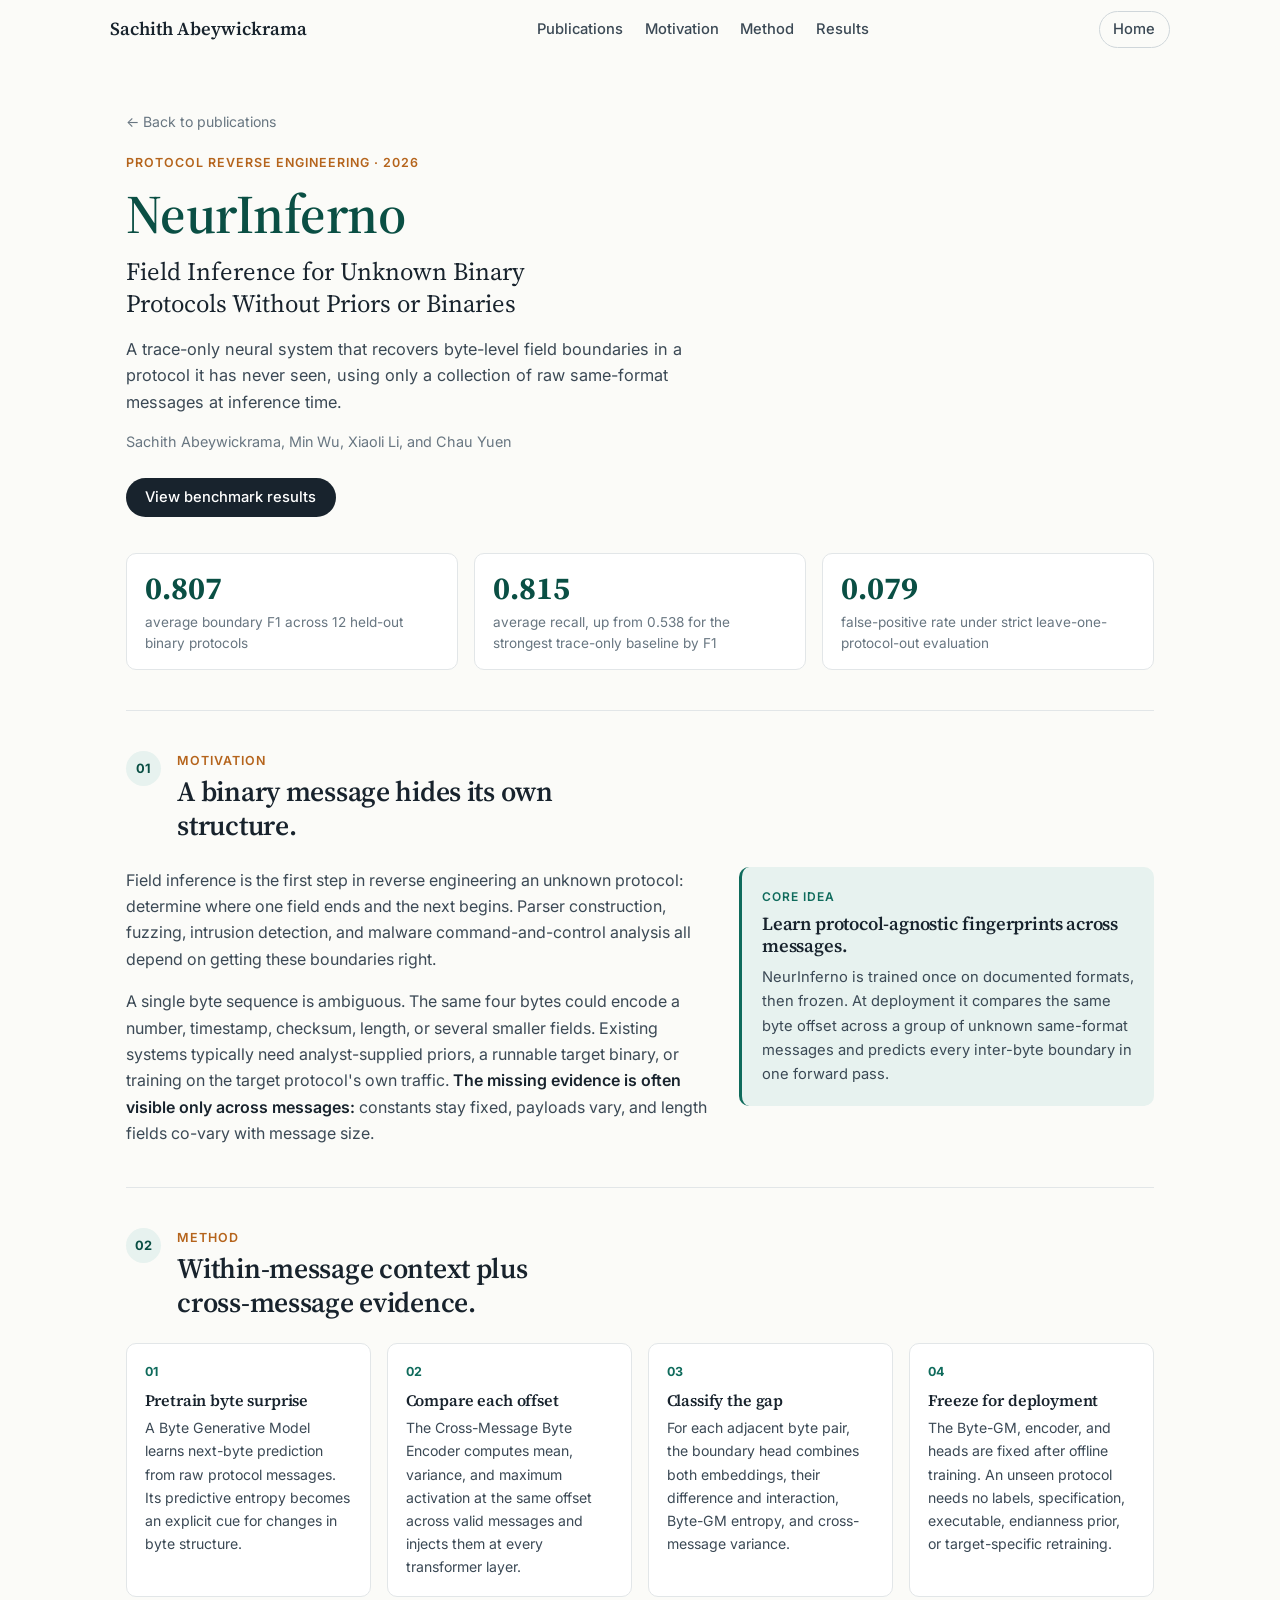
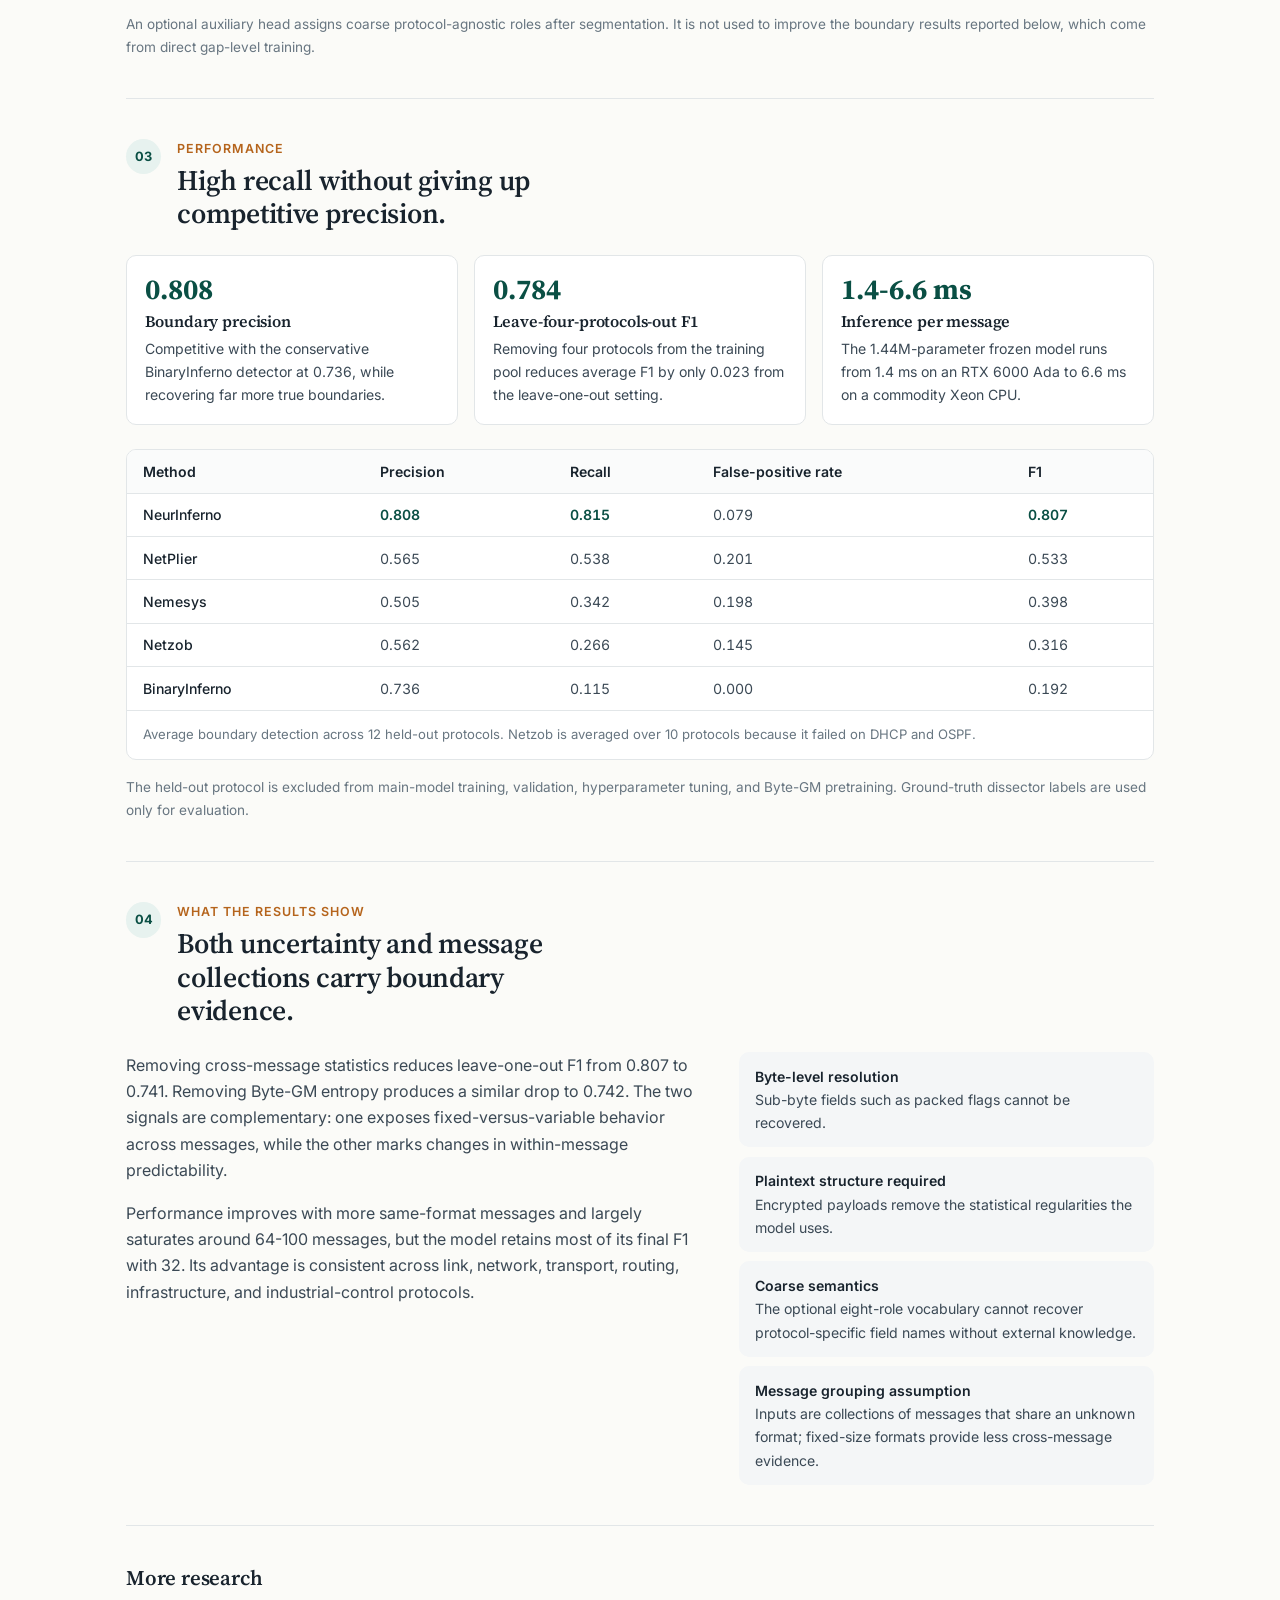
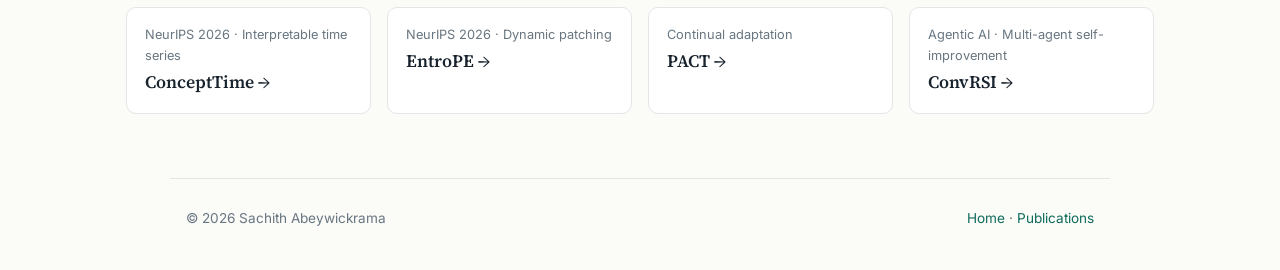
<file: research/neurinferno.html>
<!DOCTYPE html>
<html lang="en">
<head>
  <meta charset="UTF-8">
  <meta name="viewport" content="width=device-width, initial-scale=1.0">
  <title>NeurInferno | Sachith Abeywickrama</title>
  <meta name="description" content="NeurInferno infers byte-level field boundaries in unseen binary protocols from raw message traces, without specifications, priors, executables, or target-protocol training.">
  <meta name="author" content="Sachith Abeywickrama">
  <link rel="icon" href="../favicon.svg" type="image/svg+xml">
  <link rel="preconnect" href="https://fonts.googleapis.com">
  <link rel="preconnect" href="https://fonts.gstatic.com" crossorigin>
  <link href="https://fonts.googleapis.com/css2?family=Inter:wght@400;500;600;700&amp;family=Source+Serif+4:opsz,wght@8..60,500;8..60,600;8..60,700&amp;display=swap" rel="stylesheet">
  <link rel="stylesheet" href="../styles.css">
  <script>document.documentElement.classList.add("js");</script>
</head>
<body class="project-page project-neurinferno">

  <header class="site-header">
    <a class="logo" href="../index.html">Sachith Abeywickrama</a>
    <nav class="nav" aria-label="Primary">
      <a href="../index.html#publications">Publications</a>
      <a href="#motivation">Motivation</a>
      <a href="#method">Method</a>
      <a href="#results">Results</a>
    </nav>
    <a class="nav-cta" href="../index.html">Home</a>
  </header>

  <main>
    <section class="project-hero">
      <a class="breadcrumb" href="../index.html#publications">Back to publications</a>
      <p class="project-kicker">Protocol reverse engineering · 2026</p>
      <h1>NeurInferno</h1>
      <p class="project-paper-title">Field Inference for Unknown Binary Protocols Without Priors or Binaries</p>
      <p class="project-lead">
        A trace-only neural system that recovers byte-level field boundaries in a protocol it has never seen,
        using only a collection of raw same-format messages at inference time.
      </p>
      <p class="project-byline">Sachith Abeywickrama, Min Wu, Xiaoli Li, and Chau Yuen</p>
      <div class="project-actions">
        <a class="btn btn-primary" href="#results">View benchmark results</a>
      </div>

      <div class="project-metrics" aria-label="NeurInferno headline results">
        <div class="project-metric">
          <strong>0.807</strong>
          <span>average boundary F1 across 12 held-out binary protocols</span>
        </div>
        <div class="project-metric">
          <strong>0.815</strong>
          <span>average recall, up from 0.538 for the strongest trace-only baseline by F1</span>
        </div>
        <div class="project-metric">
          <strong>0.079</strong>
          <span>false-positive rate under strict leave-one-protocol-out evaluation</span>
        </div>
      </div>
    </section>

    <section class="project-section" id="motivation">
      <div class="project-section-head">
        <span class="section-number">01</span>
        <div>
          <p class="project-kicker">Motivation</p>
          <h2>A binary message hides its own structure.</h2>
        </div>
      </div>
      <div class="project-two-col">
        <div class="project-copy">
          <p>
            Field inference is the first step in reverse engineering an unknown protocol: determine where one field ends
            and the next begins. Parser construction, fuzzing, intrusion detection, and malware command-and-control analysis
            all depend on getting these boundaries right.
          </p>
          <p>
            A single byte sequence is ambiguous. The same four bytes could encode a number, timestamp, checksum, length,
            or several smaller fields. Existing systems typically need analyst-supplied priors, a runnable target binary,
            or training on the target protocol's own traffic. <strong>The missing evidence is often visible only across messages:</strong>
            constants stay fixed, payloads vary, and length fields co-vary with message size.
          </p>
        </div>
        <aside class="insight-card">
          <p class="insight-label">Core idea</p>
          <h3>Learn protocol-agnostic fingerprints across messages.</h3>
          <p>
            NeurInferno is trained once on documented formats, then frozen. At deployment it compares the same byte offset
            across a group of unknown same-format messages and predicts every inter-byte boundary in one forward pass.
          </p>
        </aside>
      </div>
    </section>

    <section class="project-section" id="method">
      <div class="project-section-head">
        <span class="section-number">02</span>
        <div>
          <p class="project-kicker">Method</p>
          <h2>Within-message context plus cross-message evidence.</h2>
        </div>
      </div>
      <div class="method-grid">
        <article class="method-step">
          <h3>Pretrain byte surprise</h3>
          <p>A Byte Generative Model learns next-byte prediction from raw protocol messages. Its predictive entropy becomes an explicit cue for changes in byte structure.</p>
        </article>
        <article class="method-step">
          <h3>Compare each offset</h3>
          <p>The Cross-Message Byte Encoder computes mean, variance, and maximum activation at the same offset across valid messages and injects them at every transformer layer.</p>
        </article>
        <article class="method-step">
          <h3>Classify the gap</h3>
          <p>For each adjacent byte pair, the boundary head combines both embeddings, their difference and interaction, Byte-GM entropy, and cross-message variance.</p>
        </article>
        <article class="method-step">
          <h3>Freeze for deployment</h3>
          <p>The Byte-GM, encoder, and heads are fixed after offline training. An unseen protocol needs no labels, specification, executable, endianness prior, or target-specific retraining.</p>
        </article>
      </div>
      <p class="method-caption">
        An optional auxiliary head assigns coarse protocol-agnostic roles after segmentation. It is not used to improve the boundary results reported below, which come from direct gap-level training.
      </p>
    </section>

    <section class="project-section" id="results">
      <div class="project-section-head">
        <span class="section-number">03</span>
        <div>
          <p class="project-kicker">Performance</p>
          <h2>High recall without giving up competitive precision.</h2>
        </div>
      </div>

      <div class="results-grid">
        <article class="result-card">
          <p class="result-value">0.808</p>
          <h3>Boundary precision</h3>
          <p>Competitive with the conservative BinaryInferno detector at 0.736, while recovering far more true boundaries.</p>
        </article>
        <article class="result-card">
          <p class="result-value">0.784</p>
          <h3>Leave-four-protocols-out F1</h3>
          <p>Removing four protocols from the training pool reduces average F1 by only 0.023 from the leave-one-out setting.</p>
        </article>
        <article class="result-card">
          <p class="result-value">1.4-6.6 ms</p>
          <h3>Inference per message</h3>
          <p>The 1.44M-parameter frozen model runs from 1.4 ms on an RTX 6000 Ada to 6.6 ms on a commodity Xeon CPU.</p>
        </article>
      </div>

      <div class="results-table-wrap">
        <table class="results-table">
          <caption>Average boundary detection across 12 held-out protocols. Netzob is averaged over 10 protocols because it failed on DHCP and OSPF.</caption>
          <thead>
            <tr>
              <th scope="col">Method</th>
              <th scope="col">Precision</th>
              <th scope="col">Recall</th>
              <th scope="col">False-positive rate</th>
              <th scope="col">F1</th>
            </tr>
          </thead>
          <tbody>
            <tr><th scope="row">NeurInferno</th><td><strong>0.808</strong></td><td><strong>0.815</strong></td><td>0.079</td><td><strong>0.807</strong></td></tr>
            <tr><th scope="row">NetPlier</th><td>0.565</td><td>0.538</td><td>0.201</td><td>0.533</td></tr>
            <tr><th scope="row">Nemesys</th><td>0.505</td><td>0.342</td><td>0.198</td><td>0.398</td></tr>
            <tr><th scope="row">Netzob</th><td>0.562</td><td>0.266</td><td>0.145</td><td>0.316</td></tr>
            <tr><th scope="row">BinaryInferno</th><td>0.736</td><td>0.115</td><td>0.000</td><td>0.192</td></tr>
          </tbody>
        </table>
      </div>
      <p class="project-note">The held-out protocol is excluded from main-model training, validation, hyperparameter tuning, and Byte-GM pretraining. Ground-truth dissector labels are used only for evaluation.</p>
    </section>

    <section class="project-section" id="scope">
      <div class="project-section-head">
        <span class="section-number">04</span>
        <div>
          <p class="project-kicker">What the results show</p>
          <h2>Both uncertainty and message collections carry boundary evidence.</h2>
        </div>
      </div>
      <div class="project-two-col">
        <div class="project-copy">
          <p>
            Removing cross-message statistics reduces leave-one-out F1 from 0.807 to 0.741. Removing Byte-GM entropy
            produces a similar drop to 0.742. The two signals are complementary: one exposes fixed-versus-variable behavior
            across messages, while the other marks changes in within-message predictability.
          </p>
          <p>
            Performance improves with more same-format messages and largely saturates around 64-100 messages, but the model
            retains most of its final F1 with 32. Its advantage is consistent across link, network, transport, routing,
            infrastructure, and industrial-control protocols.
          </p>
        </div>
        <ul class="scope-list">
          <li><strong>Byte-level resolution</strong>Sub-byte fields such as packed flags cannot be recovered.</li>
          <li><strong>Plaintext structure required</strong>Encrypted payloads remove the statistical regularities the model uses.</li>
          <li><strong>Coarse semantics</strong>The optional eight-role vocabulary cannot recover protocol-specific field names without external knowledge.</li>
          <li><strong>Message grouping assumption</strong>Inputs are collections of messages that share an unknown format; fixed-size formats provide less cross-message evidence.</li>
        </ul>
      </div>
    </section>

    <aside class="project-navigation" aria-labelledby="more-work">
      <h2 id="more-work">More research</h2>
      <div class="project-nav-grid">
        <a class="project-nav-card" href="concepttime.html"><span>NeurIPS 2026 · Interpretable time series</span><strong>ConceptTime →</strong></a>
        <a class="project-nav-card" href="entrope.html"><span>NeurIPS 2026 · Dynamic patching</span><strong>EntroPE →</strong></a>
        <a class="project-nav-card" href="pact.html"><span>Continual adaptation</span><strong>PACT →</strong></a>
        <a class="project-nav-card" href="convrsi.html"><span>Agentic AI · Multi-agent self-improvement</span><strong>ConvRSI →</strong></a>
      </div>
    </aside>
  </main>

  <footer class="site-footer">
    <p>© <span id="year"></span> Sachith Abeywickrama</p>
    <p><a href="../index.html">Home</a> · <a href="../index.html#publications">Publications</a></p>
  </footer>

  <script src="../script.js"></script>
</body>
</html>
</file>
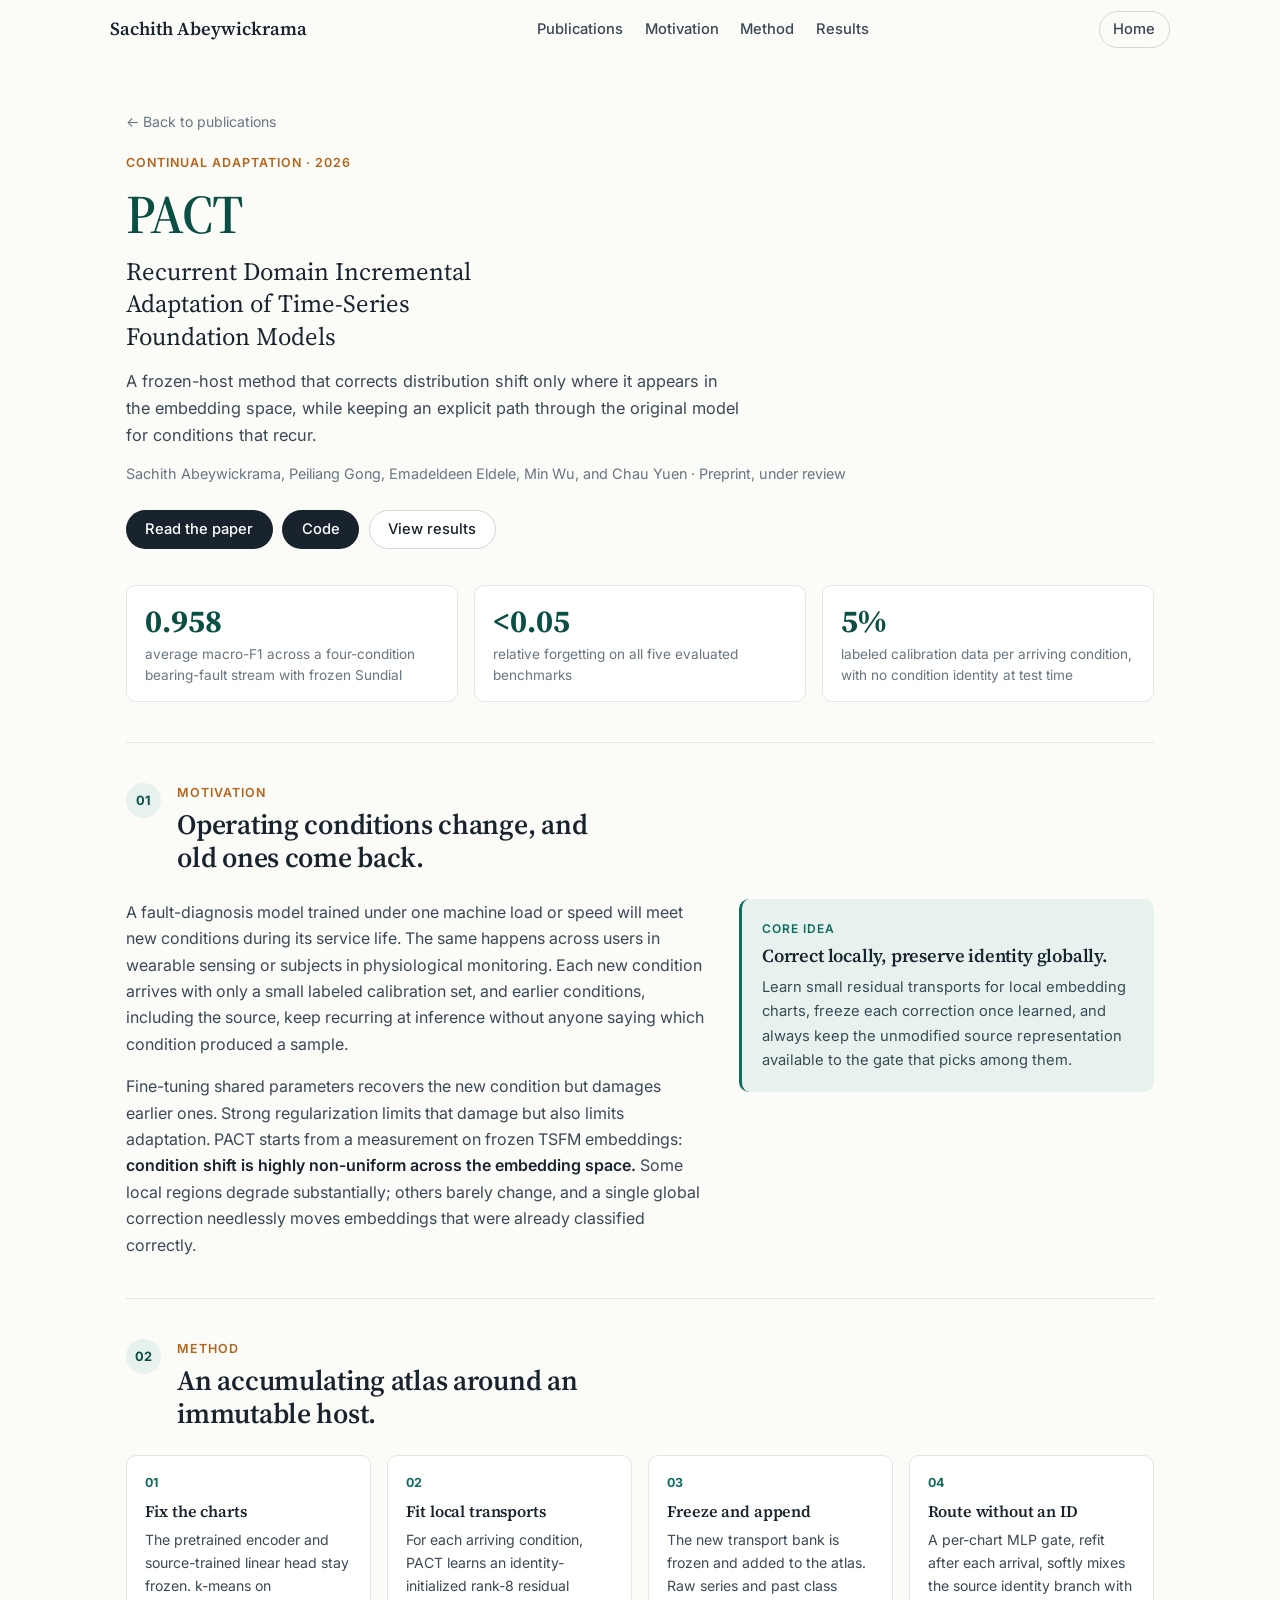
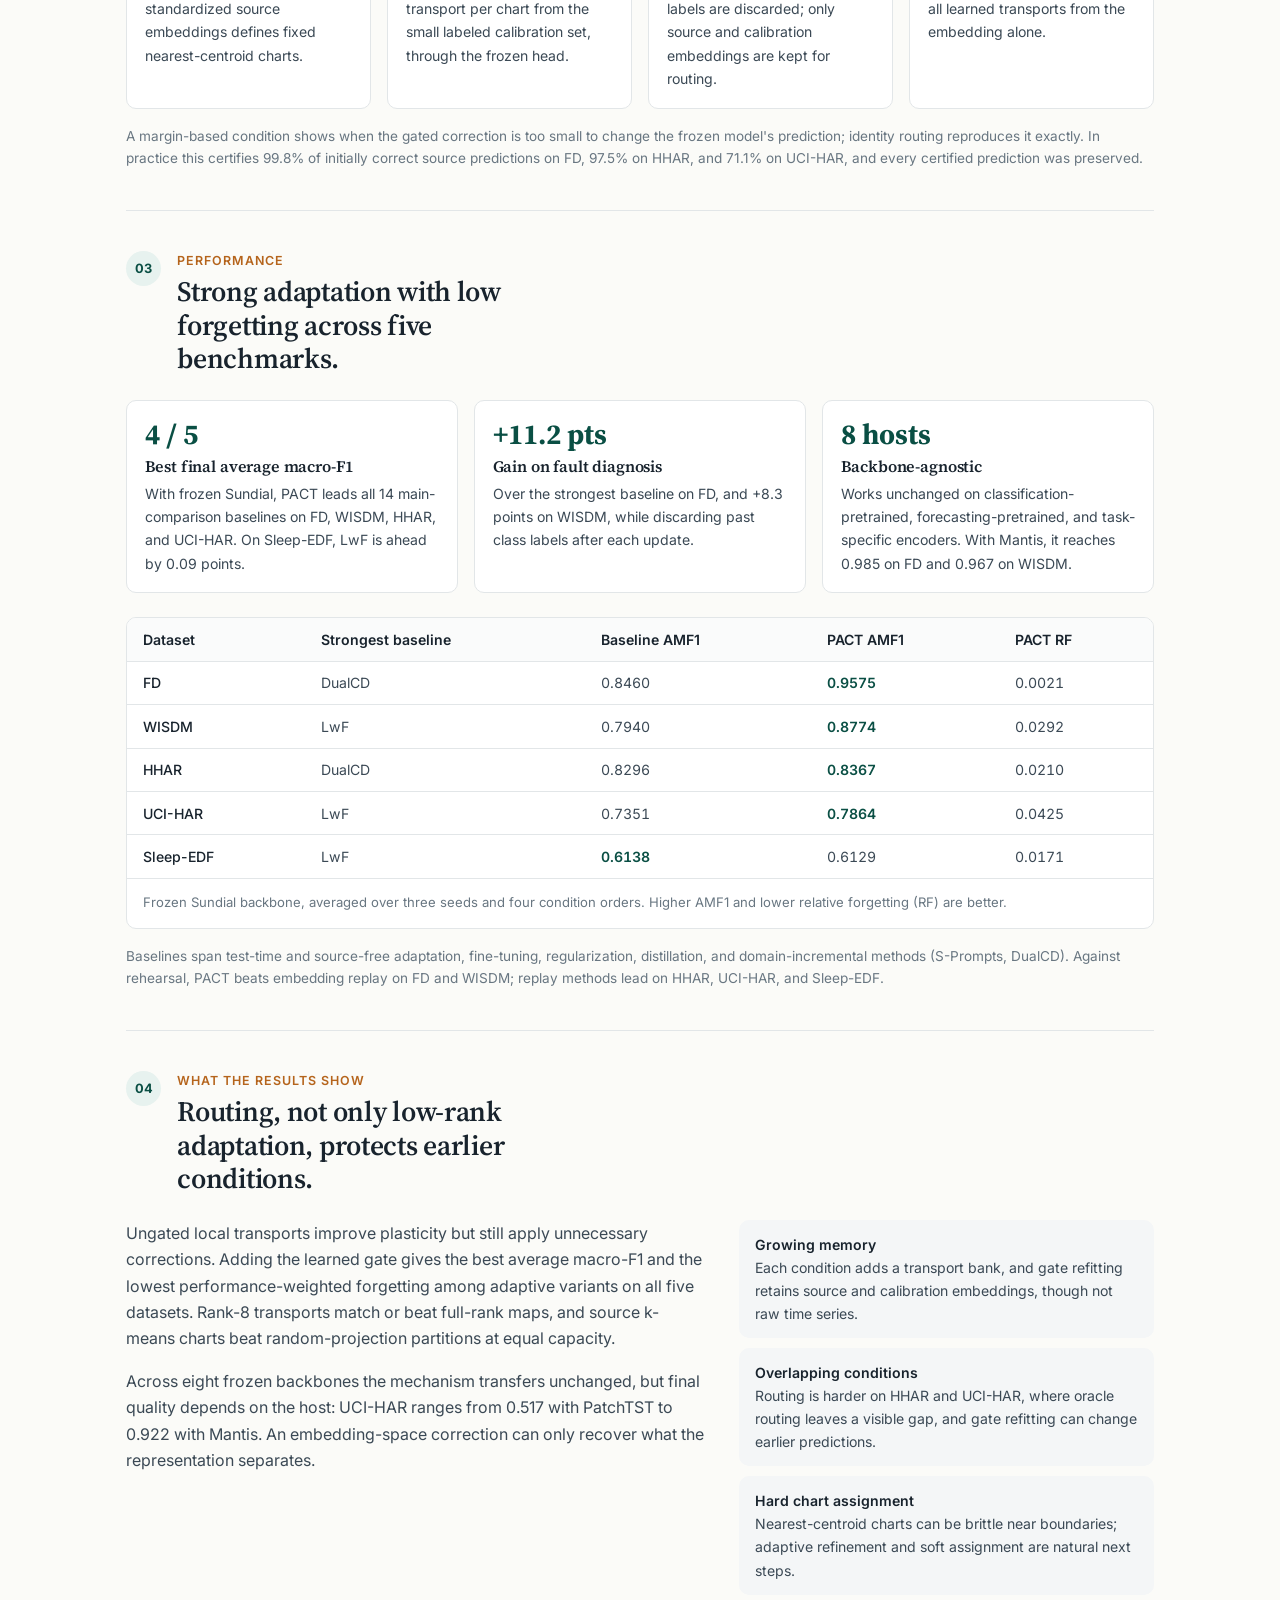
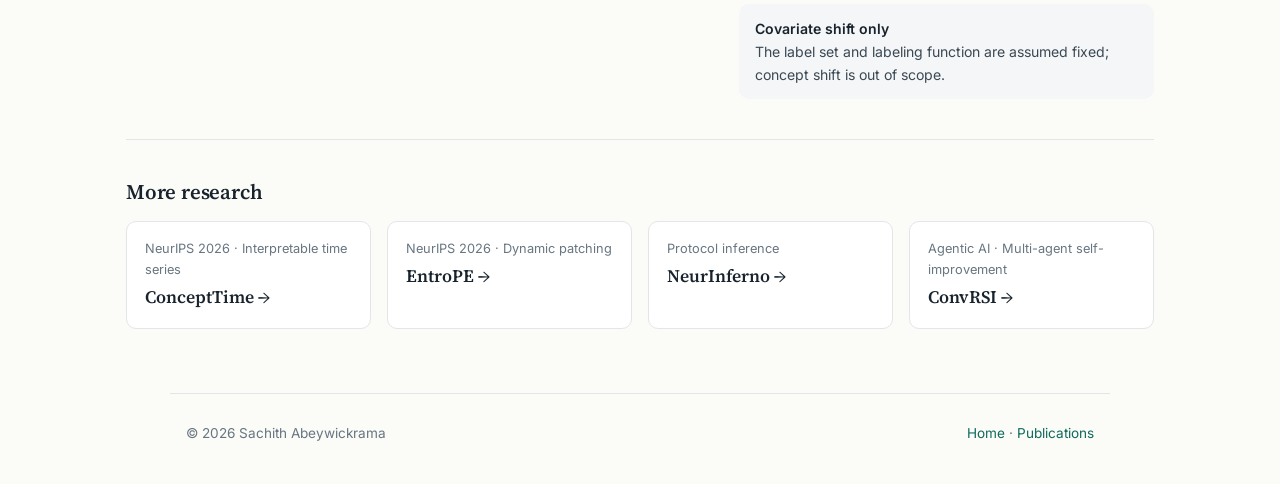
<file: research/pact.html>
<!DOCTYPE html>
<html lang="en">
<head>
  <meta charset="UTF-8">
  <meta name="viewport" content="width=device-width, initial-scale=1.0">
  <title>PACT | Sachith Abeywickrama</title>
  <meta name="description" content="PACT adapts frozen time-series foundation models to recurring operating conditions using chart-specific low-rank residual transports and identity-preserving soft routing.">
  <meta name="author" content="Sachith Abeywickrama">
  <link rel="icon" href="../favicon.svg" type="image/svg+xml">
  <link rel="preconnect" href="https://fonts.googleapis.com">
  <link rel="preconnect" href="https://fonts.gstatic.com" crossorigin>
  <link href="https://fonts.googleapis.com/css2?family=Inter:wght@400;500;600;700&amp;family=Source+Serif+4:opsz,wght@8..60,500;8..60,600;8..60,700&amp;display=swap" rel="stylesheet">
  <link rel="stylesheet" href="../styles.css">
  <script>document.documentElement.classList.add("js");</script>
</head>
<body class="project-page project-pact">

  <header class="site-header">
    <a class="logo" href="../index.html">Sachith Abeywickrama</a>
    <nav class="nav" aria-label="Primary">
      <a href="../index.html#publications">Publications</a>
      <a href="#motivation">Motivation</a>
      <a href="#method">Method</a>
      <a href="#results">Results</a>
    </nav>
    <a class="nav-cta" href="../index.html">Home</a>
  </header>

  <main>
    <section class="project-hero">
      <a class="breadcrumb" href="../index.html#publications">Back to publications</a>
      <p class="project-kicker">Continual adaptation · 2026</p>
      <h1>PACT</h1>
      <p class="project-paper-title">Recurrent Domain Incremental Adaptation of Time-Series Foundation Models</p>
      <p class="project-lead">
        A frozen-host method that corrects distribution shift only where it appears in the embedding space,
        while keeping an explicit path through the original model for conditions that recur.
      </p>
      <p class="project-byline">Sachith Abeywickrama, Peiliang Gong, Emadeldeen Eldele, Min Wu, and Chau Yuen · Preprint, under review</p>
      <div class="project-actions">
        <a class="btn btn-dark" href="../papers/PACT.pdf">Read the paper</a>
        <a class="btn btn-dark" href="https://github.com/Sachithx/PACT" target="_blank" rel="noopener noreferrer">Code</a>
        <a class="btn btn-ghost" href="#results">View results</a>
      </div>

      <div class="project-metrics" aria-label="PACT headline results">
        <div class="project-metric">
          <strong>0.958</strong>
          <span>average macro-F1 across a four-condition bearing-fault stream with frozen Sundial</span>
        </div>
        <div class="project-metric">
          <strong>&lt;0.05</strong>
          <span>relative forgetting on all five evaluated benchmarks</span>
        </div>
        <div class="project-metric">
          <strong>5%</strong>
          <span>labeled calibration data per arriving condition, with no condition identity at test time</span>
        </div>
      </div>
    </section>

    <section class="project-section" id="motivation">
      <div class="project-section-head">
        <span class="section-number">01</span>
        <div>
          <p class="project-kicker">Motivation</p>
          <h2>Operating conditions change, and old ones come back.</h2>
        </div>
      </div>
      <div class="project-two-col">
        <div class="project-copy">
          <p>
            A fault-diagnosis model trained under one machine load or speed will meet new conditions during its service life.
            The same happens across users in wearable sensing or subjects in physiological monitoring. Each new condition
            arrives with only a small labeled calibration set, and earlier conditions, including the source, keep recurring
            at inference without anyone saying which condition produced a sample.
          </p>
          <p>
            Fine-tuning shared parameters recovers the new condition but damages earlier ones. Strong regularization limits that
            damage but also limits adaptation. PACT starts from a measurement on frozen TSFM embeddings:
            <strong>condition shift is highly non-uniform across the embedding space.</strong> Some local regions degrade
            substantially; others barely change, and a single global correction needlessly moves embeddings that were already
            classified correctly.
          </p>
        </div>
        <aside class="insight-card">
          <p class="insight-label">Core idea</p>
          <h3>Correct locally, preserve identity globally.</h3>
          <p>
            Learn small residual transports for local embedding charts, freeze each correction once learned, and always keep
            the unmodified source representation available to the gate that picks among them.
          </p>
        </aside>
      </div>
    </section>

    <section class="project-section" id="method">
      <div class="project-section-head">
        <span class="section-number">02</span>
        <div>
          <p class="project-kicker">Method</p>
          <h2>An accumulating atlas around an immutable host.</h2>
        </div>
      </div>
      <div class="method-grid">
        <article class="method-step">
          <h3>Fix the charts</h3>
          <p>The pretrained encoder and source-trained linear head stay frozen. k-means on standardized source embeddings defines fixed nearest-centroid charts.</p>
        </article>
        <article class="method-step">
          <h3>Fit local transports</h3>
          <p>For each arriving condition, PACT learns an identity-initialized rank-8 residual transport per chart from the small labeled calibration set, through the frozen head.</p>
        </article>
        <article class="method-step">
          <h3>Freeze and append</h3>
          <p>The new transport bank is frozen and added to the atlas. Raw series and past class labels are discarded; only source and calibration embeddings are kept for routing.</p>
        </article>
        <article class="method-step">
          <h3>Route without an ID</h3>
          <p>A per-chart MLP gate, refit after each arrival, softly mixes the source identity branch with all learned transports from the embedding alone.</p>
        </article>
      </div>
      <p class="method-caption">
        A margin-based condition shows when the gated correction is too small to change the frozen model's prediction; identity routing reproduces it exactly. In practice this certifies 99.8% of initially correct source predictions on FD, 97.5% on HHAR, and 71.1% on UCI-HAR, and every certified prediction was preserved.
      </p>
    </section>

    <section class="project-section" id="results">
      <div class="project-section-head">
        <span class="section-number">03</span>
        <div>
          <p class="project-kicker">Performance</p>
          <h2>Strong adaptation with low forgetting across five benchmarks.</h2>
        </div>
      </div>

      <div class="results-grid">
        <article class="result-card">
          <p class="result-value">4 / 5</p>
          <h3>Best final average macro-F1</h3>
          <p>With frozen Sundial, PACT leads all 14 main-comparison baselines on FD, WISDM, HHAR, and UCI-HAR. On Sleep-EDF, LwF is ahead by 0.09 points.</p>
        </article>
        <article class="result-card">
          <p class="result-value">+11.2 pts</p>
          <h3>Gain on fault diagnosis</h3>
          <p>Over the strongest baseline on FD, and +8.3 points on WISDM, while discarding past class labels after each update.</p>
        </article>
        <article class="result-card">
          <p class="result-value">8 hosts</p>
          <h3>Backbone-agnostic</h3>
          <p>Works unchanged on classification-pretrained, forecasting-pretrained, and task-specific encoders. With Mantis, it reaches 0.985 on FD and 0.967 on WISDM.</p>
        </article>
      </div>

      <div class="results-table-wrap">
        <table class="results-table">
          <caption>Frozen Sundial backbone, averaged over three seeds and four condition orders. Higher AMF1 and lower relative forgetting (RF) are better.</caption>
          <thead>
            <tr>
              <th scope="col">Dataset</th>
              <th scope="col">Strongest baseline</th>
              <th scope="col">Baseline AMF1</th>
              <th scope="col">PACT AMF1</th>
              <th scope="col">PACT RF</th>
            </tr>
          </thead>
          <tbody>
            <tr><th scope="row">FD</th><td>DualCD</td><td>0.8460</td><td><strong>0.9575</strong></td><td>0.0021</td></tr>
            <tr><th scope="row">WISDM</th><td>LwF</td><td>0.7940</td><td><strong>0.8774</strong></td><td>0.0292</td></tr>
            <tr><th scope="row">HHAR</th><td>DualCD</td><td>0.8296</td><td><strong>0.8367</strong></td><td>0.0210</td></tr>
            <tr><th scope="row">UCI-HAR</th><td>LwF</td><td>0.7351</td><td><strong>0.7864</strong></td><td>0.0425</td></tr>
            <tr><th scope="row">Sleep-EDF</th><td>LwF</td><td><strong>0.6138</strong></td><td>0.6129</td><td>0.0171</td></tr>
          </tbody>
        </table>
      </div>
      <p class="project-note">Baselines span test-time and source-free adaptation, fine-tuning, regularization, distillation, and domain-incremental methods (S-Prompts, DualCD). Against rehearsal, PACT beats embedding replay on FD and WISDM; replay methods lead on HHAR, UCI-HAR, and Sleep-EDF.</p>
    </section>

    <section class="project-section" id="scope">
      <div class="project-section-head">
        <span class="section-number">04</span>
        <div>
          <p class="project-kicker">What the results show</p>
          <h2>Routing, not only low-rank adaptation, protects earlier conditions.</h2>
        </div>
      </div>
      <div class="project-two-col">
        <div class="project-copy">
          <p>
            Ungated local transports improve plasticity but still apply unnecessary corrections. Adding the learned gate gives
            the best average macro-F1 and the lowest performance-weighted forgetting among adaptive variants on all five datasets.
            Rank-8 transports match or beat full-rank maps, and source k-means charts beat random-projection partitions at equal capacity.
          </p>
          <p>
            Across eight frozen backbones the mechanism transfers unchanged, but final quality depends on the host: UCI-HAR ranges
            from 0.517 with PatchTST to 0.922 with Mantis. An embedding-space correction can only recover what the representation separates.
          </p>
        </div>
        <ul class="scope-list">
          <li><strong>Growing memory</strong>Each condition adds a transport bank, and gate refitting retains source and calibration embeddings, though not raw time series.</li>
          <li><strong>Overlapping conditions</strong>Routing is harder on HHAR and UCI-HAR, where oracle routing leaves a visible gap, and gate refitting can change earlier predictions.</li>
          <li><strong>Hard chart assignment</strong>Nearest-centroid charts can be brittle near boundaries; adaptive refinement and soft assignment are natural next steps.</li>
          <li><strong>Covariate shift only</strong>The label set and labeling function are assumed fixed; concept shift is out of scope.</li>
        </ul>
      </div>
    </section>

    <aside class="project-navigation" aria-labelledby="more-work">
      <h2 id="more-work">More research</h2>
      <div class="project-nav-grid">
        <a class="project-nav-card" href="concepttime.html"><span>NeurIPS 2026 · Interpretable time series</span><strong>ConceptTime →</strong></a>
        <a class="project-nav-card" href="entrope.html"><span>NeurIPS 2026 · Dynamic patching</span><strong>EntroPE →</strong></a>
        <a class="project-nav-card" href="neurinferno.html"><span>Protocol inference</span><strong>NeurInferno →</strong></a>
        <a class="project-nav-card" href="convrsi.html"><span>Agentic AI · Multi-agent self-improvement</span><strong>ConvRSI →</strong></a>
      </div>
    </aside>
  </main>

  <footer class="site-footer">
    <p>© <span id="year"></span> Sachith Abeywickrama</p>
    <p><a href="../index.html">Home</a> · <a href="../index.html#publications">Publications</a></p>
  </footer>

  <script src="../script.js"></script>
</body>
</html>
</file>
<file: styles.css>
/* ==========================================================================
   Sachith Abeywickrama — academic site
   One stylesheet for the homepage and every project page.
   ========================================================================== */

:root {
  --bg: #fbfbf8;
  --surface: #ffffff;
  --ink: #18232d;
  --ink-soft: #3b4955;
  --muted: #687681;
  --line: #e2e6e8;
  --line-strong: #cfd6da;
  --accent: #0f6b5c;
  --accent-deep: #0a4f44;
  --accent-soft: #e7f2ef;
  --amber: #b5641c;
  --amber-soft: #fbf0e2;
  --mark-muted: #c4ccd2;
  --max: 940px;
  --max-wide: 1060px;
  --header-h: 3.75rem;
  --radius: 10px;
  --font-display: "Source Serif 4", Georgia, "Times New Roman", serif;
  --font-body: "Inter", system-ui, -apple-system, "Segoe UI", sans-serif;
  --font-mono: ui-monospace, SFMono-Regular, Menlo, Consolas, monospace;
}

*,
*::before,
*::after {
  box-sizing: border-box;
}

html {
  scroll-behavior: smooth;
  scroll-padding-top: calc(var(--header-h) + 1rem);
  -webkit-text-size-adjust: 100%;
}

body {
  margin: 0;
  color: var(--ink);
  background: var(--bg);
  font-family: var(--font-body);
  font-size: 16px;
  line-height: 1.65;
  overflow-x: hidden;
}

/* Legacy decorative layer from the previous design. */
.noise {
  display: none;
}

img,
svg {
  display: block;
  max-width: 100%;
}

a {
  color: var(--accent);
  text-decoration: none;
}

a:hover {
  color: var(--accent-deep);
  text-decoration: underline;
  text-underline-offset: 0.18em;
}

h1,
h2,
h3,
h4 {
  font-family: var(--font-display);
  font-weight: 600;
  line-height: 1.2;
  letter-spacing: -0.01em;
  color: var(--ink);
  margin: 0;
}

h1 {
  font-size: clamp(2rem, 4.6vw, 2.75rem);
}

h2 {
  font-size: clamp(1.45rem, 3vw, 1.75rem);
}

h3 {
  font-size: 1.15rem;
}

h4 {
  font-size: 1.02rem;
}

p {
  margin: 0;
}

strong {
  font-weight: 600;
}

.muted {
  color: var(--muted);
}

:focus-visible {
  outline: 2px solid var(--accent);
  outline-offset: 2px;
  border-radius: 4px;
}

/* --------------------------------------------------------------------------
   Header and footer
   -------------------------------------------------------------------------- */

.site-header {
  position: sticky;
  top: 0;
  z-index: 20;
  display: flex;
  align-items: center;
  justify-content: space-between;
  gap: 1rem;
  height: var(--header-h);
  padding: 0 max(1rem, calc((100vw - var(--max-wide)) / 2));
  background: rgba(251, 251, 248, 0.9);
  backdrop-filter: saturate(140%) blur(10px);
  -webkit-backdrop-filter: saturate(140%) blur(10px);
  border-bottom: 1px solid transparent;
  transition: border-color 0.25s ease;
}

.site-header.is-scrolled {
  border-bottom-color: var(--line);
}

.logo {
  font-family: var(--font-display);
  font-weight: 600;
  font-size: 1.15rem;
  color: var(--ink);
  white-space: nowrap;
}

.logo:hover {
  color: var(--ink);
  text-decoration: none;
}

.nav {
  display: flex;
  gap: 1.35rem;
}

.nav a,
.nav-cta {
  color: var(--ink-soft);
  font-size: 0.92rem;
  font-weight: 500;
}

.nav a:hover {
  color: var(--accent);
  text-decoration: none;
}

.nav-cta {
  padding: 0.35rem 0.85rem;
  border: 1px solid var(--line-strong);
  border-radius: 999px;
  white-space: nowrap;
}

.nav-cta:hover {
  border-color: var(--accent);
  color: var(--accent);
  text-decoration: none;
}

.site-footer {
  max-width: var(--max);
  margin: 4rem auto 0;
  padding: 1.75rem 1rem 2.5rem;
  border-top: 1px solid var(--line);
  display: flex;
  flex-wrap: wrap;
  justify-content: space-between;
  gap: 0.5rem;
  color: var(--muted);
  font-size: 0.85rem;
}

/* --------------------------------------------------------------------------
   Buttons and pills
   -------------------------------------------------------------------------- */

.btn,
.pill {
  display: inline-flex;
  align-items: center;
  gap: 0.45rem;
  border-radius: 999px;
  font-weight: 500;
  line-height: 1;
  white-space: nowrap;
  transition: background 0.2s ease, color 0.2s ease, border-color 0.2s ease, transform 0.2s ease;
}

.btn {
  padding: 0.7rem 1.15rem;
  font-size: 0.92rem;
  border: 1px solid transparent;
  cursor: pointer;
}

.btn:hover {
  text-decoration: none;
  transform: translateY(-1px);
}

.btn svg {
  width: 1.05em;
  height: 1.05em;
}

.btn-primary,
.btn-dark {
  background: var(--ink);
  color: #fff;
}

.btn-primary:hover,
.btn-dark:hover {
  background: var(--accent-deep);
  color: #fff;
}

.btn-ghost {
  background: var(--surface);
  color: var(--ink);
  border-color: var(--line-strong);
}

.btn-ghost:hover {
  border-color: var(--accent);
  color: var(--accent);
}

.pill {
  padding: 0.32rem 0.7rem;
  font-size: 0.8rem;
  color: var(--ink-soft);
  background: var(--surface);
  border: 1px solid var(--line-strong);
  font-family: inherit;
  cursor: pointer;
}

.pill:hover {
  color: var(--accent);
  border-color: var(--accent);
  text-decoration: none;
}

.pill[aria-expanded="true"] {
  color: var(--accent);
  border-color: var(--accent);
  background: var(--accent-soft);
}

/* --------------------------------------------------------------------------
   Homepage
   -------------------------------------------------------------------------- */

.home {
  max-width: var(--max);
  margin: 0 auto;
  padding: 0 1rem;
}

.intro {
  display: grid;
  grid-template-columns: 200px 1fr;
  gap: 2.5rem;
  align-items: start;
  padding: 3.25rem 0 2.75rem;
}

.intro-photo {
  width: 200px;
  height: 200px;
  object-fit: cover;
  border-radius: 50%;
  border: 1px solid var(--line);
  background: var(--surface);
}

.intro-name {
  font-size: clamp(2rem, 5vw, 2.6rem);
}

.intro-role {
  margin-top: 0.35rem;
  color: var(--ink-soft);
  font-size: 1rem;
}

.intro-bio {
  margin-top: 1.1rem;
  display: grid;
  gap: 0.75rem;
  color: var(--ink-soft);
}

.intro-links {
  display: flex;
  flex-wrap: wrap;
  gap: 0.5rem 1.25rem;
  margin-top: 1.25rem;
  font-size: 0.93rem;
  font-weight: 500;
}

.intro-links a {
  display: inline-flex;
  align-items: center;
  gap: 0.4rem;
}

.intro-links svg {
  width: 1.05em;
  height: 1.05em;
}

.interests {
  display: flex;
  flex-wrap: wrap;
  gap: 0.45rem;
  margin: 1.25rem 0 0;
  padding: 0;
  list-style: none;
}

.interests li {
  padding: 0.25rem 0.7rem;
  border-radius: 999px;
  background: var(--accent-soft);
  color: var(--accent-deep);
  font-size: 0.8rem;
  font-weight: 500;
}

.home-section {
  padding: 2.25rem 0;
  border-top: 1px solid var(--line);
}

.home-section > h2 {
  margin-bottom: 1.25rem;
}

.section-note {
  margin: -0.75rem 0 1.25rem;
  color: var(--muted);
  font-size: 0.9rem;
}

/* News */

.news-list {
  list-style: none;
  margin: 0;
  padding: 0;
  display: grid;
  gap: 0.6rem;
}

.news-list li {
  display: grid;
  grid-template-columns: 6.25rem 1fr;
  gap: 1rem;
  color: var(--ink-soft);
}

.news-date {
  color: var(--muted);
  font-size: 0.88rem;
  font-variant-numeric: tabular-nums;
  padding-top: 0.08rem;
}

.news-hl {
  display: inline-block;
  margin-right: 0.35rem;
  padding: 0 0.4rem;
  border-radius: 4px;
  background: var(--amber-soft);
  color: var(--amber);
  font-size: 0.78rem;
  font-weight: 600;
  letter-spacing: 0.02em;
  vertical-align: 0.08em;
}

/* Publications */

.pub-group-title {
  margin: 0.25rem 0 0.9rem;
  font-family: var(--font-body);
  font-size: 0.78rem;
  font-weight: 600;
  letter-spacing: 0.08em;
  text-transform: uppercase;
  color: var(--muted);
}

.pub-group-title:not(:first-of-type) {
  margin-top: 2rem;
}

.pub-list {
  list-style: none;
  margin: 0;
  padding: 0;
  display: grid;
  gap: 0.75rem;
}

.pub {
  display: grid;
  grid-template-columns: 220px 1fr;
  gap: 1.5rem;
  padding: 1rem;
  margin: 0 -1rem;
  border-radius: var(--radius);
  transition: background 0.25s ease;
}

.pub:hover {
  background: var(--surface);
  box-shadow: 0 1px 2px rgba(24, 35, 45, 0.04), 0 4px 18px rgba(24, 35, 45, 0.06);
}

.pub-thumb {
  position: relative;
  display: block;
  aspect-ratio: 3 / 2;
  border-radius: 8px;
  overflow: hidden;
  background: #fff;
  border: 1px solid var(--line);
}

.pub-thumb img {
  position: absolute;
  inset: 0;
  width: 100%;
  height: 100%;
  object-fit: contain;
  padding: 6px;
  transition: opacity 0.45s ease, transform 0.6s ease;
}

.pub-thumb .thumb-alt {
  opacity: 0;
}

.pub:hover .pub-thumb .thumb-main,
.pub:focus-within .pub-thumb .thumb-main {
  opacity: 0;
}

.pub:hover .pub-thumb .thumb-alt,
.pub:focus-within .pub-thumb .thumb-alt {
  opacity: 1;
}

.pub-thumb.single:hover img,
.pub:hover .pub-thumb.single img {
  opacity: 1;
  transform: scale(1.04);
}

.pub-venue-badge {
  position: absolute;
  top: 8px;
  left: 8px;
  z-index: 2;
  padding: 0.15rem 0.45rem;
  border-radius: 4px;
  background: var(--ink);
  color: #fff;
  font-size: 0.68rem;
  font-weight: 600;
  letter-spacing: 0.03em;
}

.pub-title {
  font-size: 1.08rem;
  line-height: 1.35;
}

.pub-title a {
  color: var(--ink);
}

.pub-title a:hover {
  color: var(--accent);
}

.pub-authors {
  margin-top: 0.35rem;
  color: var(--ink-soft);
  font-size: 0.9rem;
}

.pub-authors .me {
  color: var(--ink);
  font-weight: 600;
}

.pub-venue {
  margin-top: 0.15rem;
  font-size: 0.9rem;
  font-style: italic;
  color: var(--ink-soft);
}

.pub-venue strong {
  font-style: normal;
  color: var(--amber);
}

.pub-tldr {
  margin-top: 0.5rem;
  font-size: 0.9rem;
  color: var(--muted);
}

.pub-links {
  display: flex;
  flex-wrap: wrap;
  gap: 0.4rem;
  margin-top: 0.7rem;
}

.bibtex {
  display: none;
  margin: 0.75rem 0 0;
}

.bibtex.is-open {
  display: block;
}

/* CV lists */

.cv-list {
  list-style: none;
  margin: 0;
  padding: 0;
  display: grid;
  gap: 1.1rem;
}

.cv-list li {
  display: grid;
  grid-template-columns: 9.5rem 1fr;
  gap: 1rem;
}

.cv-when {
  color: var(--muted);
  font-size: 0.88rem;
  font-variant-numeric: tabular-nums;
  padding-top: 0.12rem;
}

.cv-list h3 {
  font-size: 1.02rem;
}

.cv-org {
  color: var(--accent-deep);
  font-size: 0.9rem;
  font-weight: 500;
}

.cv-list p:not(.cv-org) {
  margin-top: 0.25rem;
  color: var(--ink-soft);
  font-size: 0.92rem;
}

.award-row {
  display: grid;
  grid-template-columns: 1fr 180px;
  gap: 1.25rem;
  align-items: start;
}

.award-figure {
  margin: 0;
}

.award-figure img {
  width: 100%;
  height: auto;
  border-radius: 8px;
  border: 1px solid var(--line);
}

.award-figure figcaption {
  margin-top: 0.35rem;
  color: var(--muted);
  font-size: 0.78rem;
}

.skills-list {
  display: grid;
  grid-template-columns: 12rem 1fr;
  gap: 0.6rem 1rem;
  margin: 0;
  font-size: 0.92rem;
}

.skills-list dt {
  font-weight: 600;
  color: var(--ink);
}

.skills-list dd {
  margin: 0;
  color: var(--ink-soft);
}

/* --------------------------------------------------------------------------
   Shared: code blocks, figures, reveal animation
   -------------------------------------------------------------------------- */

.code-block {
  position: relative;
  margin: 0;
  padding: 1rem 1.1rem;
  border-radius: var(--radius);
  background: #f3f5f6;
  border: 1px solid var(--line);
  font-family: var(--font-mono);
  font-size: 0.8rem;
  line-height: 1.55;
  color: var(--ink);
  overflow-x: auto;
  white-space: pre;
}

.copy-btn {
  position: absolute;
  top: 0.55rem;
  right: 0.55rem;
  padding: 0.3rem 0.65rem;
  border-radius: 6px;
  border: 1px solid var(--line-strong);
  background: var(--surface);
  color: var(--ink-soft);
  font-family: var(--font-body);
  font-size: 0.75rem;
  font-weight: 500;
  cursor: pointer;
}

.copy-btn:hover {
  color: var(--accent);
  border-color: var(--accent);
}

.js .reveal {
  opacity: 0;
  transform: translateY(14px);
  transition: opacity 0.7s ease, transform 0.7s ease;
}

.js .reveal.is-visible {
  opacity: 1;
  transform: none;
}

/* --------------------------------------------------------------------------
   Paper project pages (ConceptTime, EntroPE)
   -------------------------------------------------------------------------- */

.paper {
  max-width: var(--max-wide);
  margin: 0 auto;
  padding: 0 1rem;
}

.paper-hero {
  max-width: 860px;
  margin: 0 auto;
  padding: 3rem 0 2rem;
  text-align: center;
}

.venue-badge {
  display: inline-flex;
  align-items: center;
  gap: 0.5rem;
  padding: 0.35rem 0.8rem;
  border-radius: 999px;
  background: var(--amber-soft);
  color: var(--amber);
  font-size: 0.8rem;
  font-weight: 600;
  letter-spacing: 0.02em;
}

.venue-badge::before {
  content: "";
  width: 7px;
  height: 7px;
  border-radius: 50%;
  background: currentColor;
  animation: pulse 2.4s ease-in-out infinite;
}

@keyframes pulse {
  0%,
  100% {
    opacity: 1;
    transform: scale(1);
  }
  50% {
    opacity: 0.35;
    transform: scale(0.75);
  }
}

.paper-short {
  margin-top: 1.1rem;
  font-family: var(--font-display);
  font-size: clamp(2.6rem, 7vw, 3.6rem);
  font-weight: 700;
  letter-spacing: -0.02em;
  line-height: 1;
  color: var(--accent-deep);
}

.paper-title {
  margin-top: 0.7rem;
  font-size: clamp(1.35rem, 3.2vw, 1.95rem);
  font-weight: 600;
  line-height: 1.3;
}

.authors {
  display: flex;
  flex-wrap: wrap;
  justify-content: center;
  gap: 0.2rem 1.1rem;
  margin: 1.25rem 0 0;
  padding: 0;
  list-style: none;
  font-size: 1rem;
}

.authors li {
  color: var(--ink-soft);
}

.authors .me {
  color: var(--ink);
  font-weight: 600;
}

.authors sup,
.affils sup {
  color: var(--accent);
  font-size: 0.7em;
  margin-left: 0.08em;
}

.affils {
  display: flex;
  flex-wrap: wrap;
  justify-content: center;
  gap: 0.15rem 1rem;
  margin: 0.55rem 0 0;
  padding: 0;
  list-style: none;
  color: var(--muted);
  font-size: 0.85rem;
}

.paper-note {
  margin-top: 0.4rem;
  color: var(--muted);
  font-size: 0.8rem;
}

.paper-links {
  display: flex;
  flex-wrap: wrap;
  justify-content: center;
  gap: 0.55rem;
  margin-top: 1.5rem;
}

.paper-section {
  padding: 2.75rem 0;
  border-top: 1px solid var(--line);
}

.paper-section:first-of-type {
  border-top: 0;
}

.paper-section > h2,
.section-heading {
  text-align: center;
  margin-bottom: 0.4rem;
}

.section-sub {
  max-width: 680px;
  margin: 0 auto 1.75rem;
  text-align: center;
  color: var(--muted);
  font-size: 0.95rem;
}

.prose {
  max-width: 760px;
  margin: 0 auto;
  display: grid;
  gap: 1rem;
  color: var(--ink-soft);
  font-size: 1rem;
  text-align: justify;
  hyphens: auto;
}

.prose strong {
  color: var(--ink);
}

.tldr {
  max-width: 820px;
  margin: 0 auto;
  padding: 1.1rem 1.35rem;
  border-left: 3px solid var(--accent);
  border-radius: 0 var(--radius) var(--radius) 0;
  background: var(--accent-soft);
  color: var(--ink);
  font-size: 1.02rem;
}

.tldr b {
  color: var(--accent-deep);
}

/* Stat strip with count-up numbers */

.stats {
  display: grid;
  grid-template-columns: repeat(4, minmax(0, 1fr));
  gap: 1rem;
  margin: 2rem auto 0;
}

.stat {
  padding: 1.1rem 1rem;
  border-radius: var(--radius);
  border: 1px solid var(--line);
  background: var(--surface);
  text-align: center;
}

.stat-value {
  font-family: var(--font-display);
  font-size: clamp(1.7rem, 3.6vw, 2.2rem);
  font-weight: 700;
  color: var(--accent-deep);
  line-height: 1.1;
  font-variant-numeric: tabular-nums;
}

.stat-label {
  margin-top: 0.4rem;
  color: var(--muted);
  font-size: 0.82rem;
  line-height: 1.45;
}

/* Interactive demo card */

.demo {
  border: 1px solid var(--line);
  border-radius: 14px;
  background: var(--surface);
  box-shadow: 0 1px 2px rgba(24, 35, 45, 0.04), 0 10px 30px rgba(24, 35, 45, 0.06);
  overflow: hidden;
}

.demo-bar {
  display: flex;
  flex-wrap: wrap;
  align-items: center;
  justify-content: space-between;
  gap: 0.75rem;
  padding: 0.85rem 1rem;
  border-bottom: 1px solid var(--line);
  background: #fafbfb;
}

.demo-steps {
  display: flex;
  flex-wrap: wrap;
  gap: 0.35rem;
}

.demo-step {
  display: inline-flex;
  align-items: center;
  gap: 0.4rem;
  padding: 0.35rem 0.7rem 0.35rem 0.4rem;
  border-radius: 999px;
  border: 1px solid var(--line-strong);
  background: var(--surface);
  color: var(--ink-soft);
  font: 500 0.8rem/1 var(--font-body);
  cursor: pointer;
  transition: all 0.25s ease;
}

.demo-step span {
  display: inline-grid;
  place-items: center;
  width: 1.3rem;
  height: 1.3rem;
  border-radius: 50%;
  background: #eef1f2;
  color: var(--muted);
  font-size: 0.72rem;
  font-weight: 600;
  transition: all 0.25s ease;
}

.demo-step.is-done span {
  background: var(--accent-soft);
  color: var(--accent);
}

.demo-step.is-active {
  border-color: var(--accent);
  color: var(--accent-deep);
}

.demo-step.is-active span {
  background: var(--accent);
  color: #fff;
}

.demo-controls {
  display: flex;
  flex-wrap: wrap;
  align-items: center;
  gap: 0.5rem;
}

.seg {
  display: inline-flex;
  padding: 3px;
  border-radius: 999px;
  background: #eef1f2;
}

.seg button {
  padding: 0.38rem 0.8rem;
  border: 0;
  border-radius: 999px;
  background: transparent;
  color: var(--ink-soft);
  font: 500 0.8rem/1 var(--font-body);
  cursor: pointer;
  transition: background 0.2s ease, color 0.2s ease;
}

.seg button[aria-pressed="true"] {
  background: var(--surface);
  color: var(--ink);
  box-shadow: 0 1px 3px rgba(24, 35, 45, 0.15);
}

.icon-btn {
  display: inline-flex;
  align-items: center;
  gap: 0.35rem;
  padding: 0.4rem 0.75rem;
  border-radius: 999px;
  border: 1px solid var(--line-strong);
  background: var(--surface);
  color: var(--ink-soft);
  font: 500 0.8rem/1 var(--font-body);
  cursor: pointer;
}

.icon-btn:hover {
  border-color: var(--accent);
  color: var(--accent);
}

.icon-btn svg {
  width: 0.95em;
  height: 0.95em;
}

.demo-body {
  display: grid;
  grid-template-columns: minmax(0, 1fr) 260px;
  gap: 0;
}

.demo-body.single {
  grid-template-columns: minmax(0, 1fr);
}

.demo-main {
  padding: 0.75rem 0.75rem 0.5rem;
  min-width: 0;
}

.demo-main svg,
.demo-side svg {
  width: 100%;
  height: auto;
  overflow: visible;
}

.demo-side {
  padding: 0.9rem 1rem;
  border-left: 1px solid var(--line);
  display: grid;
  align-content: start;
  gap: 0.9rem;
  min-width: 0;
}

.demo-side h4 {
  font-family: var(--font-body);
  font-size: 0.72rem;
  font-weight: 600;
  letter-spacing: 0.08em;
  text-transform: uppercase;
  color: var(--muted);
}

.demo-caption {
  padding: 0.75rem 1rem 0.9rem;
  border-top: 1px solid var(--line);
  color: var(--ink-soft);
  font-size: 0.88rem;
  min-height: 3.6rem;
}

.demo-caption b {
  color: var(--ink);
}

.demo-foot {
  padding: 0 1rem 0.85rem;
  color: var(--muted);
  font-size: 0.75rem;
}

.demo-legend {
  display: flex;
  flex-wrap: wrap;
  gap: 0.35rem 1rem;
  padding: 0 0.5rem 0.25rem;
  color: var(--ink-soft);
  font-size: 0.76rem;
}

.demo-legend i {
  display: inline-block;
  width: 14px;
  height: 3px;
  margin-right: 0.35rem;
  border-radius: 2px;
  vertical-align: middle;
}

.demo-legend i.box {
  height: 10px;
  border-radius: 3px;
}

.meter {
  height: 10px;
  border-radius: 999px;
  background: #eef1f2;
  overflow: hidden;
}

.meter > div {
  height: 100%;
  width: 0;
  border-radius: 999px;
  background: var(--accent);
  transition: width 0.9s cubic-bezier(0.2, 0.7, 0.2, 1), background 0.4s ease;
}

.meter-row {
  display: flex;
  justify-content: space-between;
  align-items: baseline;
  margin-bottom: 0.35rem;
  font-size: 0.82rem;
  color: var(--ink-soft);
}

.meter-row strong {
  font-family: var(--font-display);
  font-size: 1.25rem;
  color: var(--ink);
  font-variant-numeric: tabular-nums;
}

.verdict {
  display: inline-flex;
  align-items: center;
  gap: 0.35rem;
  padding: 0.3rem 0.65rem;
  border-radius: 999px;
  font-size: 0.8rem;
  font-weight: 600;
  background: var(--accent-soft);
  color: var(--accent-deep);
  transition: background 0.3s ease, color 0.3s ease;
}

.verdict.is-abstain {
  background: #fde8e4;
  color: #a2321f;
}

.readout {
  display: grid;
  grid-template-columns: 1fr auto;
  gap: 0.35rem 0.75rem;
  margin: 0;
  font-size: 0.84rem;
}

.readout dt {
  color: var(--ink-soft);
}

.readout dd {
  margin: 0;
  font-weight: 600;
  font-variant-numeric: tabular-nums;
  text-align: right;
}

.slider-row {
  display: grid;
  gap: 0.3rem;
  font-size: 0.82rem;
  color: var(--ink-soft);
}

.slider-row label {
  display: flex;
  justify-content: space-between;
}

.slider-row input[type="range"] {
  width: 100%;
  accent-color: var(--accent);
}

.slider-row[aria-disabled="true"] {
  opacity: 0.45;
}


/* SVG text and transitions used by the interactive demos */

.svg-label {
  font: 500 11px var(--font-body);
  fill: var(--muted);
}

.svg-label.strong {
  font-weight: 700;
  fill: var(--ink);
}

.svg-chip {
  font: 700 10px var(--font-body);
  fill: var(--ink);
}

.drop {
  transition: opacity 0.45s ease, transform 0.45s cubic-bezier(0.2, 0.7, 0.2, 1);
}

.fade {
  transition: opacity 0.5s ease;
}

.glide {
  transition: opacity 0.3s ease;
}

.meter {
  position: relative;
  overflow: visible;
}

.meter > div {
  position: relative;
}

.meter-thresh {
  position: absolute;
  top: -4px;
  bottom: -4px;
  width: 2px;
  margin-left: -1px;
  background: var(--ink);
  border-radius: 1px;
}

.meter-legend {
  display: flex;
  justify-content: space-between;
  margin-top: 0.35rem;
  color: var(--muted);
  font-size: 0.72rem;
}

.readout dd.good {
  color: var(--accent-deep);
}

.readout dd.bad {
  color: #a2321f;
}

/* Method cards */

.module-grid {
  display: grid;
  grid-template-columns: repeat(3, minmax(0, 1fr));
  gap: 1rem;
  margin-top: 1.75rem;
}

.module-grid.four {
  grid-template-columns: repeat(4, minmax(0, 1fr));
}

.module {
  position: relative;
  padding: 1.15rem 1.1rem 1.1rem;
  border-radius: var(--radius);
  border: 1px solid var(--line);
  background: var(--surface);
}

.module-num {
  display: inline-grid;
  place-items: center;
  width: 1.75rem;
  height: 1.75rem;
  border-radius: 50%;
  background: var(--accent-soft);
  color: var(--accent-deep);
  font-size: 0.8rem;
  font-weight: 700;
}

.module h3 {
  margin-top: 0.7rem;
  font-size: 1.02rem;
}

.module p {
  margin-top: 0.4rem;
  color: var(--ink-soft);
  font-size: 0.88rem;
}

.module code,
.prose code {
  font-family: var(--font-mono);
  font-size: 0.85em;
}

/* Figures */

.fig {
  margin: 1.75rem auto 0;
  max-width: 940px;
}

.fig.narrow {
  max-width: 560px;
}

.fig a {
  display: block;
}

.fig img {
  width: 100%;
  height: auto;
  border-radius: var(--radius);
  border: 1px solid var(--line);
  background: #fff;
  padding: 0.75rem;
  transition: box-shadow 0.25s ease;
}

.fig a:hover img {
  box-shadow: 0 6px 24px rgba(24, 35, 45, 0.1);
}

.fig figcaption {
  max-width: 820px;
  margin: 0.7rem auto 0;
  color: var(--muted);
  font-size: 0.85rem;
  text-align: center;
}

.fig figcaption b {
  color: var(--ink-soft);
}

.fig-pair {
  display: grid;
  grid-template-columns: repeat(2, minmax(0, 1fr));
  gap: 1.25rem;
  align-items: start;
}

.fig-pair .fig {
  margin-top: 0;
}

/* Results charts (HTML bars and dot plots) */

.chart-grid {
  display: grid;
  grid-template-columns: repeat(2, minmax(0, 1fr));
  gap: 1.25rem;
  margin-top: 1.75rem;
}

.chart-grid.three {
  grid-template-columns: repeat(2, minmax(0, 1fr));
}

.chart-grid .chart-tall {
  grid-row: span 2;
}

.chart {
  padding: 1.1rem 1.15rem 1rem;
  border-radius: var(--radius);
  border: 1px solid var(--line);
  background: var(--surface);
  min-width: 0;
}

.chart h3 {
  font-size: 0.98rem;
  line-height: 1.35;
}

.chart-sub {
  margin-top: 0.2rem;
  color: var(--muted);
  font-size: 0.8rem;
}

.bars {
  list-style: none;
  margin: 0.9rem 0 0;
  padding: 0;
  display: grid;
  gap: 2px;
}

.bars li {
  display: grid;
  grid-template-columns: 7.5rem minmax(0, 1fr) 3.4rem;
  align-items: center;
  gap: 0.6rem;
  padding: 0.22rem 0.3rem;
  border-radius: 6px;
  font-size: 0.8rem;
  color: var(--ink-soft);
}

.bars li:hover {
  background: #f4f6f7;
}

.bars .name {
  overflow: hidden;
  text-overflow: ellipsis;
  white-space: nowrap;
}

.bars .track {
  position: relative;
  height: 14px;
}

.bars .fill {
  position: absolute;
  left: 0;
  top: 0;
  height: 100%;
  width: 0;
  border-radius: 0 4px 4px 0;
  background: var(--mark-muted);
  transition: width 1.1s cubic-bezier(0.2, 0.7, 0.2, 1);
}

.bars .val {
  text-align: right;
  font-variant-numeric: tabular-nums;
}

.bars li.ours {
  color: var(--ink);
  font-weight: 600;
}

.bars li.ours .fill {
  background: var(--accent);
}

.bars li.group-sep,
.dots li.group-sep {
  margin-top: 0.4rem;
  padding-top: 0.55rem;
  border-top: 1px dashed var(--line-strong);
  border-radius: 0;
}

.chart.is-visible .fill {
  width: var(--w);
}

.dots {
  list-style: none;
  margin: 0.9rem 0 0;
  padding: 0;
  display: grid;
  gap: 2px;
}

.dots li {
  display: grid;
  grid-template-columns: 7.5rem minmax(0, 1fr) 3.4rem;
  align-items: center;
  gap: 0.6rem;
  padding: 0.18rem 0.3rem;
  border-radius: 6px;
  font-size: 0.8rem;
  color: var(--ink-soft);
}

.dots li:hover {
  background: #f4f6f7;
}

.dots .track {
  position: relative;
  height: 16px;
}

.dots .track::before {
  content: "";
  position: absolute;
  left: 0;
  right: 0;
  top: 50%;
  border-top: 1px solid var(--line);
}

.dots .dot {
  position: absolute;
  top: 50%;
  left: 0;
  width: 10px;
  height: 10px;
  margin: -5px 0 0 -5px;
  border-radius: 50%;
  background: var(--mark-muted);
  box-shadow: 0 0 0 2px var(--surface);
  transition: left 1.1s cubic-bezier(0.2, 0.7, 0.2, 1);
}

.dots li.ours {
  color: var(--ink);
  font-weight: 600;
}

.dots li.ours .dot {
  background: var(--accent);
  width: 12px;
  height: 12px;
  margin: -6px 0 0 -6px;
}

.chart.is-visible .dot {
  left: var(--x);
}

.dots .val {
  text-align: right;
  font-variant-numeric: tabular-nums;
}

.axis {
  display: grid;
  grid-template-columns: 7.5rem minmax(0, 1fr) 3.4rem;
  gap: 0.6rem;
  padding: 0.3rem 0.3rem 0;
  font-size: 0.7rem;
  color: var(--muted);
}

.axis .ticks {
  position: relative;
  height: 1.35rem;
  border-top: 1px solid var(--line-strong);
  font-variant-numeric: tabular-nums;
}

.axis .ticks span {
  position: absolute;
  top: 0.2rem;
  left: var(--x);
  transform: translateX(-50%);
}

.axis .ticks span::before {
  content: "";
  position: absolute;
  top: -0.32rem;
  left: 50%;
  height: 4px;
  border-left: 1px solid var(--line-strong);
}

.chart-note {
  margin-top: 0.7rem;
  color: var(--muted);
  font-size: 0.76rem;
}

/* Highlight callout */

.callout {
  display: grid;
  grid-template-columns: auto 1fr;
  gap: 1.25rem;
  align-items: center;
  max-width: 820px;
  margin: 1.75rem auto 0;
  padding: 1.1rem 1.35rem;
  border-radius: var(--radius);
  border: 1px solid var(--line);
  background: var(--surface);
}

.callout-num {
  font-family: var(--font-display);
  font-size: 2.3rem;
  font-weight: 700;
  color: var(--amber);
  line-height: 1;
  font-variant-numeric: tabular-nums;
}

.callout p {
  color: var(--ink-soft);
  font-size: 0.92rem;
}

/* Limitations list */

.limits {
  max-width: 820px;
  margin: 1.5rem auto 0;
  padding: 0;
  list-style: none;
  display: grid;
  grid-template-columns: repeat(2, minmax(0, 1fr));
  gap: 0.75rem;
}

.limits li {
  padding: 0.85rem 1rem;
  border-radius: var(--radius);
  background: #f4f6f7;
  color: var(--ink-soft);
  font-size: 0.88rem;
}

.limits strong {
  display: block;
  color: var(--ink);
  margin-bottom: 0.15rem;
}

.bib-wrap {
  max-width: 820px;
  margin: 1.25rem auto 0;
}

/* --------------------------------------------------------------------------
   Legacy project pages (PACT, NeurInferno) — same visual language
   -------------------------------------------------------------------------- */

.project-page main {
  max-width: var(--max-wide);
  margin: 0 auto;
  padding: 0 1rem;
}

.project-hero {
  padding: 3rem 0 2.5rem;
}

.breadcrumb {
  display: inline-block;
  margin-bottom: 1.25rem;
  color: var(--muted);
  font-size: 0.88rem;
}

.breadcrumb::before {
  content: "← ";
}

.project-kicker {
  color: var(--amber);
  font-size: 0.78rem;
  font-weight: 600;
  letter-spacing: 0.08em;
  text-transform: uppercase;
}

.project-hero h1 {
  margin-top: 0.5rem;
  font-size: clamp(2.4rem, 6vw, 3.4rem);
  color: var(--accent-deep);
}

.project-paper-title {
  margin-top: 0.5rem;
  font-family: var(--font-display);
  font-size: clamp(1.2rem, 2.6vw, 1.55rem);
  line-height: 1.3;
  max-width: 34ch;
}

.project-lead {
  margin-top: 1rem;
  max-width: 62ch;
  color: var(--ink-soft);
  font-size: 1.02rem;
}

.project-byline {
  margin-top: 0.85rem;
  color: var(--muted);
  font-size: 0.9rem;
}

.project-actions {
  display: flex;
  flex-wrap: wrap;
  gap: 0.6rem;
  margin-top: 1.5rem;
}

.project-metrics {
  display: grid;
  grid-template-columns: repeat(3, minmax(0, 1fr));
  gap: 1rem;
  margin-top: 2.25rem;
}

.project-metric {
  padding: 1.1rem 1.1rem 1rem;
  border-radius: var(--radius);
  border: 1px solid var(--line);
  background: var(--surface);
}

.project-metric strong {
  display: block;
  font-family: var(--font-display);
  font-size: 2rem;
  font-weight: 700;
  line-height: 1.1;
  color: var(--accent-deep);
}

.project-metric span {
  display: block;
  margin-top: 0.35rem;
  color: var(--muted);
  font-size: 0.85rem;
  line-height: 1.5;
}

.project-section {
  padding: 2.5rem 0;
  border-top: 1px solid var(--line);
}

.project-section-head {
  display: flex;
  gap: 1rem;
  align-items: flex-start;
  margin-bottom: 1.5rem;
}

.section-number {
  flex: none;
  display: inline-grid;
  place-items: center;
  width: 2.2rem;
  height: 2.2rem;
  border-radius: 50%;
  background: var(--accent-soft);
  color: var(--accent-deep);
  font-size: 0.8rem;
  font-weight: 700;
}

.project-section h2 {
  margin-top: 0.25rem;
  max-width: 30ch;
}

.project-two-col {
  display: grid;
  grid-template-columns: minmax(0, 1.4fr) minmax(0, 1fr);
  gap: 2rem;
  align-items: start;
}

.project-copy {
  display: grid;
  gap: 1rem;
  color: var(--ink-soft);
}

.project-copy strong {
  color: var(--ink);
}

.insight-card {
  padding: 1.25rem;
  border-radius: var(--radius);
  border-left: 3px solid var(--accent);
  background: var(--accent-soft);
}

.insight-label {
  color: var(--accent);
  font-size: 0.75rem;
  font-weight: 600;
  letter-spacing: 0.08em;
  text-transform: uppercase;
}

.insight-card h3 {
  margin-top: 0.4rem;
}

.insight-card p:not(.insight-label) {
  margin-top: 0.5rem;
  color: var(--ink-soft);
  font-size: 0.92rem;
}

.method-grid {
  display: grid;
  grid-template-columns: repeat(4, minmax(0, 1fr));
  gap: 1rem;
  counter-reset: step;
}

.method-step {
  padding: 1.1rem;
  border-radius: var(--radius);
  border: 1px solid var(--line);
  background: var(--surface);
  counter-increment: step;
}

.method-step::before {
  content: counter(step, decimal-leading-zero);
  display: block;
  margin-bottom: 0.5rem;
  color: var(--accent);
  font-size: 0.78rem;
  font-weight: 700;
}

.method-step h3 {
  font-size: 1rem;
}

.method-step p {
  margin-top: 0.4rem;
  color: var(--ink-soft);
  font-size: 0.88rem;
}

.method-caption,
.project-note {
  margin-top: 1rem;
  color: var(--muted);
  font-size: 0.85rem;
}

.results-grid {
  display: grid;
  grid-template-columns: repeat(3, minmax(0, 1fr));
  gap: 1rem;
}

.result-card {
  padding: 1.1rem;
  border-radius: var(--radius);
  border: 1px solid var(--line);
  background: var(--surface);
}

.result-card .result-value {
  font-family: var(--font-display);
  font-size: 1.8rem;
  font-weight: 700;
  color: var(--accent-deep);
  line-height: 1.15;
}

.result-card h3 {
  margin-top: 0.35rem;
  font-size: 1rem;
}

.result-card p:not(.result-value) {
  margin-top: 0.35rem;
  color: var(--ink-soft);
  font-size: 0.88rem;
}

.results-table-wrap {
  margin-top: 1.5rem;
  overflow-x: auto;
  border-radius: var(--radius);
  border: 1px solid var(--line);
  background: var(--surface);
}

.results-table {
  width: 100%;
  border-collapse: collapse;
  font-size: 0.88rem;
}

.results-table caption {
  padding: 0.85rem 1rem;
  text-align: left;
  color: var(--muted);
  font-size: 0.82rem;
  caption-side: bottom;
}

.results-table th,
.results-table td {
  padding: 0.6rem 1rem;
  text-align: left;
  border-bottom: 1px solid var(--line);
  white-space: nowrap;
}

.results-table thead th {
  font-weight: 600;
  color: var(--ink);
  background: #fafbfb;
}

.results-table tbody th {
  font-weight: 500;
}

.results-table td {
  font-variant-numeric: tabular-nums;
  color: var(--ink-soft);
}

.results-table td strong {
  color: var(--accent-deep);
}

.scope-list {
  margin: 0;
  padding: 0;
  list-style: none;
  display: grid;
  gap: 0.6rem;
}

.scope-list li {
  padding: 0.8rem 1rem;
  border-radius: var(--radius);
  background: #f4f6f7;
  color: var(--ink-soft);
  font-size: 0.88rem;
}

.scope-list strong {
  display: block;
  color: var(--ink);
}

/* "More research" footer navigation, shared by all project pages */

.project-navigation {
  padding: 2.5rem 0 0;
  border-top: 1px solid var(--line);
}

.project-navigation h2 {
  font-size: 1.3rem;
  margin-bottom: 1rem;
}

.project-nav-grid {
  display: grid;
  grid-template-columns: repeat(auto-fit, minmax(210px, 1fr));
  gap: 1rem;
}

.project-nav-card {
  display: block;
  padding: 1rem 1.1rem;
  border-radius: var(--radius);
  border: 1px solid var(--line);
  background: var(--surface);
  transition: border-color 0.2s ease, transform 0.2s ease;
}

.project-nav-card:hover {
  border-color: var(--accent);
  transform: translateY(-2px);
  text-decoration: none;
}

.project-nav-card span {
  display: block;
  color: var(--muted);
  font-size: 0.8rem;
}

.project-nav-card strong {
  display: block;
  margin-top: 0.15rem;
  color: var(--ink);
  font-family: var(--font-display);
  font-size: 1.1rem;
}

/* --------------------------------------------------------------------------
   Responsive
   -------------------------------------------------------------------------- */

@media (max-width: 900px) {
  .demo-body {
    grid-template-columns: minmax(0, 1fr);
  }

  .demo-side {
    border-left: 0;
    border-top: 1px solid var(--line);
    grid-template-columns: repeat(auto-fit, minmax(200px, 1fr));
  }

  .module-grid,
  .module-grid.four,
  .method-grid {
    grid-template-columns: repeat(2, minmax(0, 1fr));
  }

  .chart-grid.three {
    grid-template-columns: repeat(2, minmax(0, 1fr));
  }

  .stats {
    grid-template-columns: repeat(2, minmax(0, 1fr));
  }
}

@media (max-width: 720px) {
  .nav {
    display: none;
  }

  .intro {
    grid-template-columns: 1fr;
    gap: 1.25rem;
    padding-top: 2rem;
    justify-items: start;
  }

  .intro-photo {
    width: 128px;
    height: 128px;
  }

  .pub {
    grid-template-columns: 1fr;
    gap: 0.85rem;
  }

  .pub-thumb {
    max-width: 360px;
  }

  .news-list li,
  .cv-list li {
    grid-template-columns: 1fr;
    gap: 0.1rem;
  }

  .award-row,
  .skills-list {
    grid-template-columns: 1fr;
  }

  .award-figure {
    max-width: 260px;
  }

  .skills-list dt:not(:first-child) {
    margin-top: 0.5rem;
  }

  .chart-grid,
  .chart-grid.three,
  .fig-pair,
  .limits,
  .project-two-col,
  .project-metrics,
  .results-grid,
  .project-nav-grid {
    grid-template-columns: 1fr;
  }

  .module-grid,
  .module-grid.four,
  .method-grid {
    grid-template-columns: 1fr;
  }

  .prose {
    text-align: left;
  }

  .bars li,
  .dots li,
  .axis {
    grid-template-columns: 6rem minmax(0, 1fr) 3rem;
  }

  .callout {
    grid-template-columns: 1fr;
    gap: 0.5rem;
  }

  .chart-grid .chart-tall {
    grid-row: auto;
  }
}

@media (prefers-reduced-motion: reduce) {
  html {
    scroll-behavior: auto;
  }

  *,
  *::before,
  *::after {
    animation-duration: 0.01ms !important;
    animation-iteration-count: 1 !important;
    transition-duration: 0.01ms !important;
  }

  .js .reveal {
    opacity: 1;
    transform: none;
  }
}
</file>
